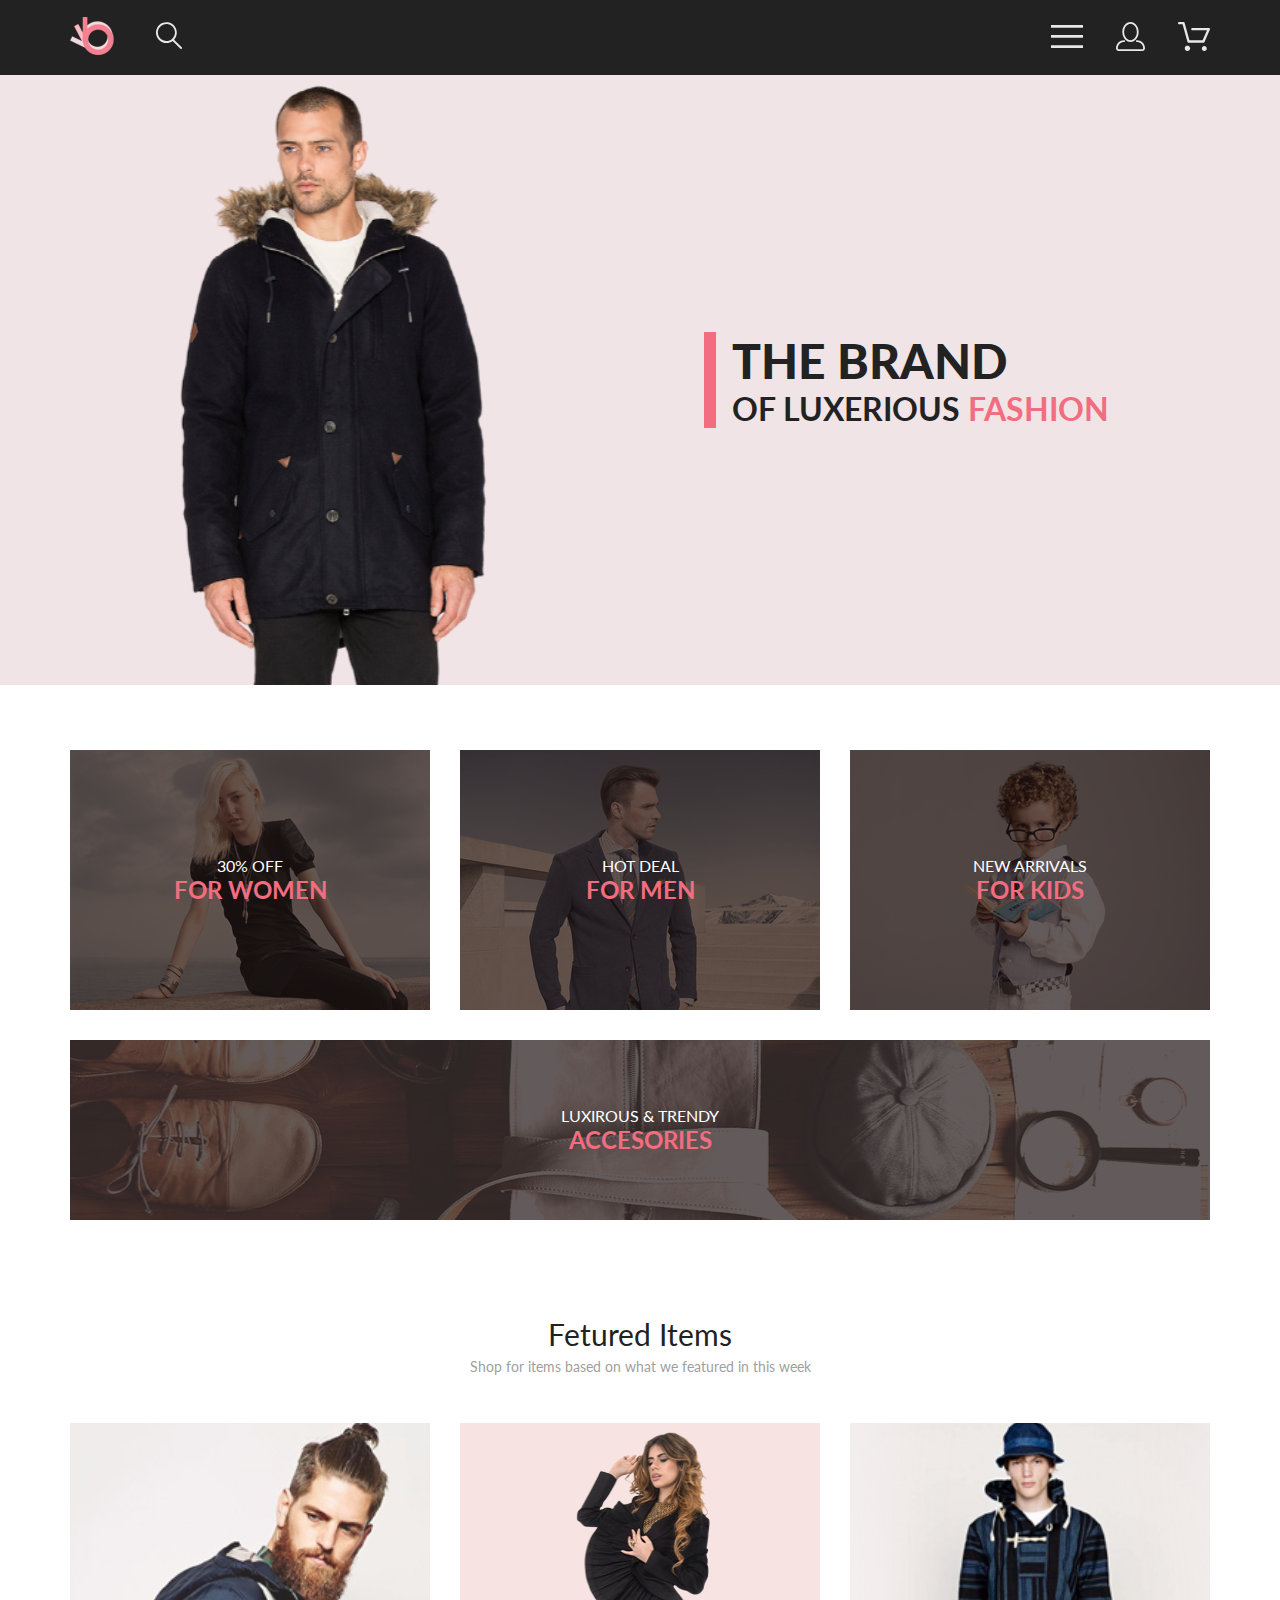
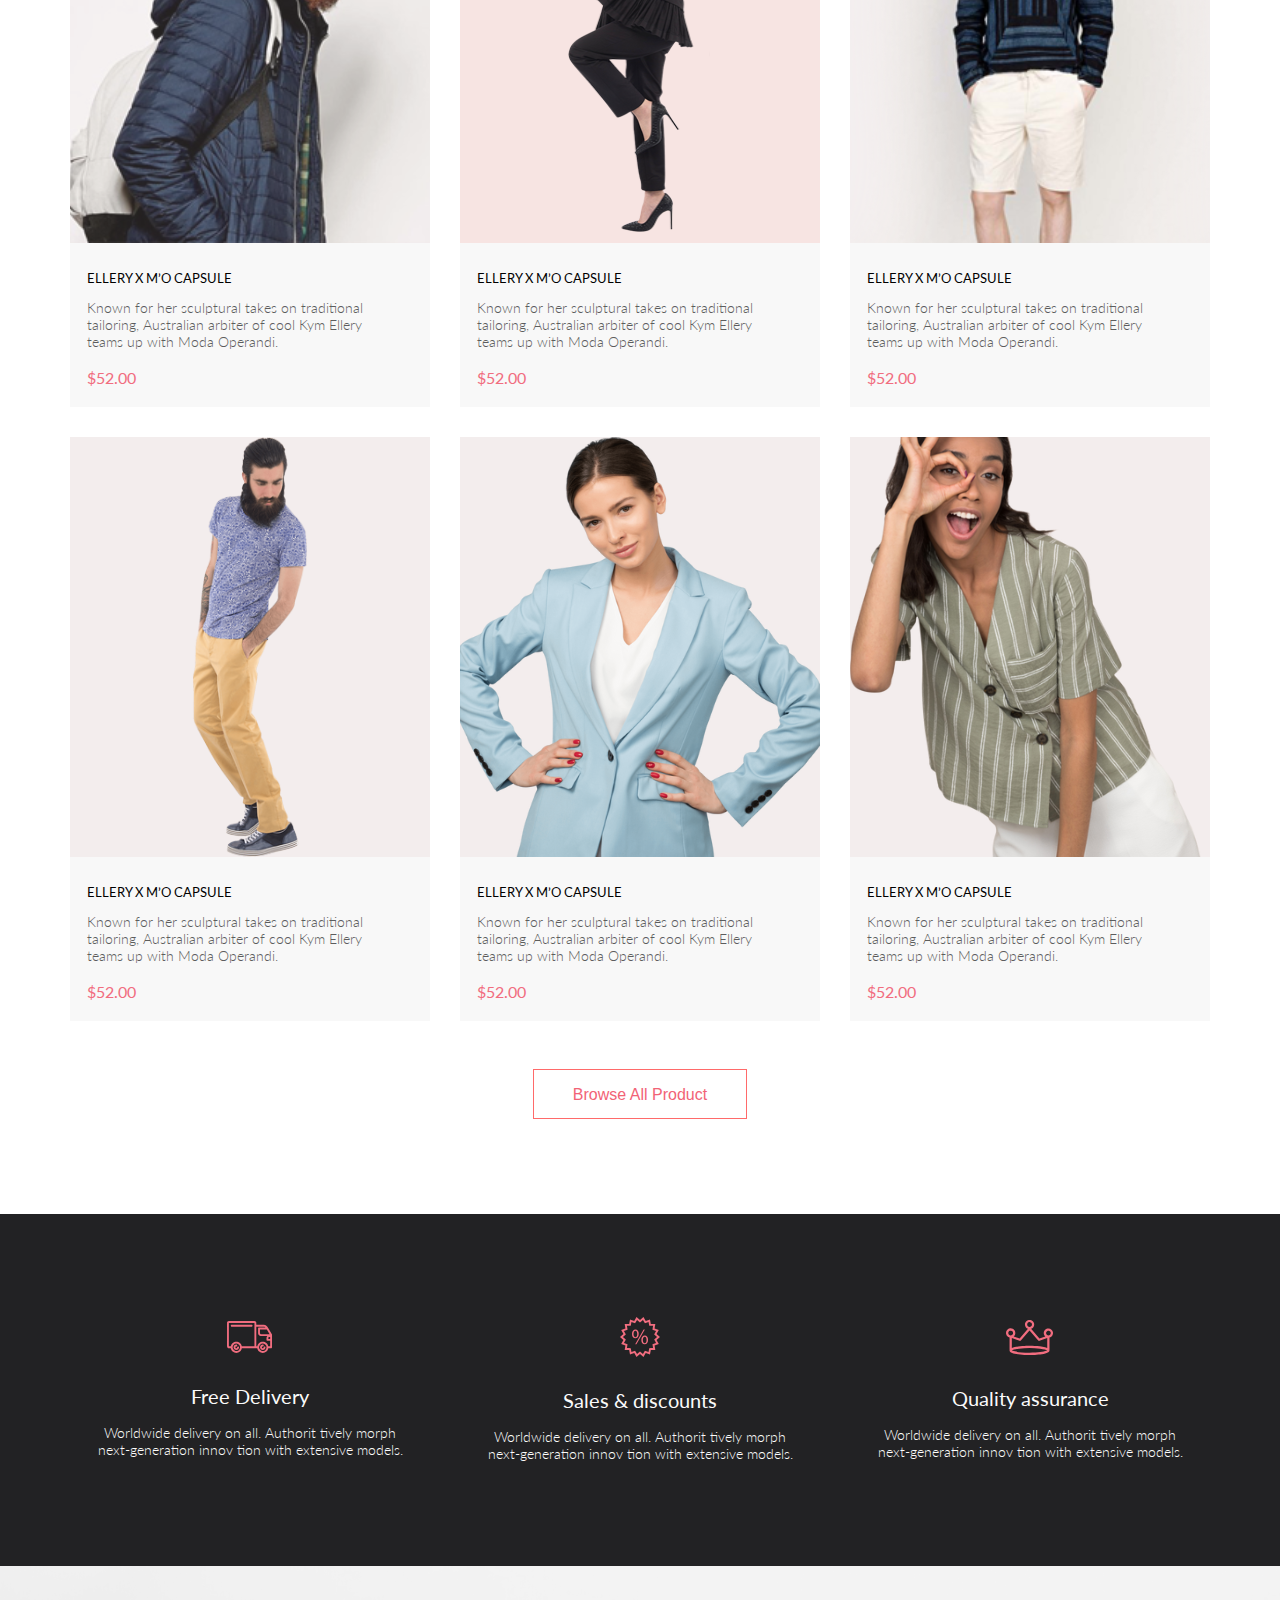
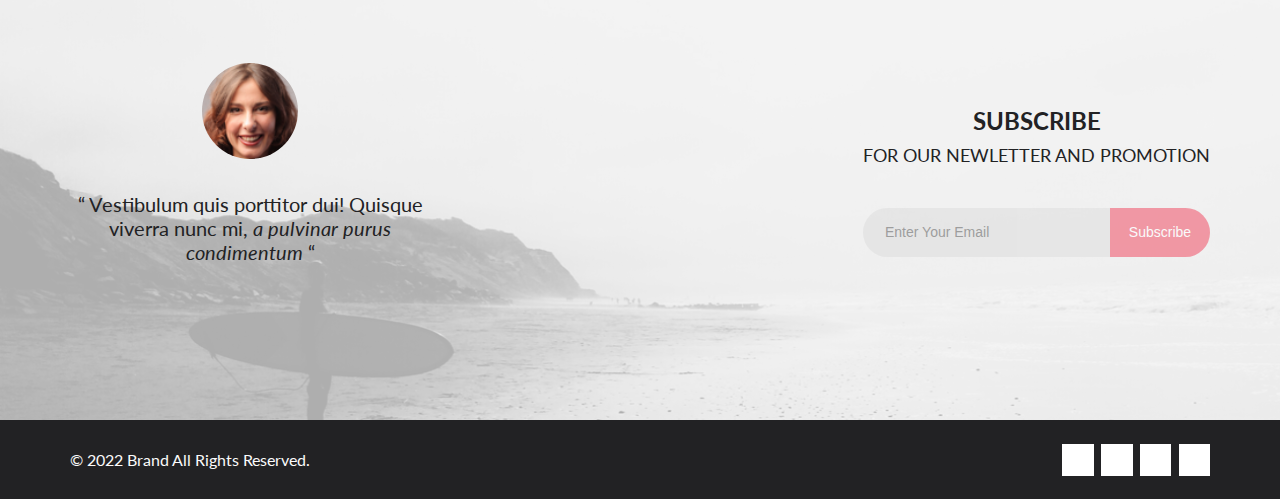
<file: final/index.html>
<!DOCTYPE html>
<html lang="en">
    <head>
        <link rel="preconnect" href="https://fonts.googleapis.com">
        <link rel="preconnect" href="https://fonts.gstatic.com" crossorigin>
        <link href="https://fonts.googleapis.com/css2?family=Lato:wght@300;400;700;900&display=swap" rel="stylesheet">
        <meta charset="UTF-8">
        <meta http-equiv="X-UA-Compatible" content="IE=edge">
        <meta name="viewport" content="width=device-width, initial-scale=1.0">
        <title>THE BRAND OF LUXERIOUS FASHION – Интернет-магазин модной одежды</title>
        <link
            rel="stylesheet"
            href="https://cdnjs.cloudflare.com/ajax/libs/font-awesome/6.3.0/css/all.min.css"
            integrity="sha512-SzlrxWUlpfuzQ+pcUCosxcglQRNAq/DZjVsC0lE40xsADsfeQoEypE+enwcOiGjk/bSuGGKHEyjSoQ1zVisanQ=="
            crossorigin="anonymous"
            referrerpolicy="no-referrer"
        >
        <link rel="stylesheet" href="style.css">
    </head>
    <body>
        <div class="main-page">
            <!-- header -->
            <header class="header center">
                <div class="header__left">
                    <a href="index.html">
                        <img src="img/header_logo.svg" alt="logo">
                    </a>
                    <a href="#">
                        <img src="img/forma-1.svg" alt="search">
                    </a>
                </div>
                <nav class="header__right">
                    <label for="header__check">
                        <img src="img/forma-2.svg" alt="menu">
                    </label>
                    <a class="hide" href="#">
                        <img src="img/forma-3.svg" alt="registration">
                    </a>
                    <a class="hide" href="#">
                        <img src="img/forma-4.svg" alt="cart">
                    </a>
                </nav>
            </header>
            <!-- top content -->
            <section class="top-content">
                <div class="top-content__image hide">
                    <img src="img/top_photo.svg" alt="top photo">
                </div>
                <div class="top-content__content">
                    <div class="top-content__info">
                        <h1 class="top-content__title">THE BRAND</h1>
                        <h2 class="top-content__subtitle">
                            OF&nbsp;LUXERIOUS
                            <span class="top-content__subtitle_colorful">FASHION</span>
                        </h2>
                    </div>
                </div>
            </section>
            <!-- offer -->
            <section class="content-offer center">
                <div class="content-offer__item">
                    <img class="content-offer__img" src="img/offer_pic1.svg" alt="offer image">
                    <div class="content-offer__content">
                        <p class="content-offer__title">30% OFF</p>
                        <h3 class="content-offer__subtitle">FOR WOMEN</h3>
                    </div>
                </div>
                <div class="content-offer__item">
                    <img class="content-offer__img" src="img/offer_pic2.svg" alt="offer image">
                    <div class="content-offer__content">
                        <p class="content-offer__title">HOT DEAL</p>
                        <h3 class="content-offer__subtitle">FOR MEN</h3>
                    </div>
                </div>
                <div class="content-offer__item">
                    <img class="content-offer__img" src="img/offer_pic3.svg" alt="offer image">
                    <div class="content-offer__content">
                        <p class="content-offer__title">NEW ARRIVALS</p>
                        <h3 class="content-offer__subtitle">FOR KIDS</h3>
                    </div>
                </div>
                <div class="content-offer__item content-offer__item_big">
                    <img class="content-offer__img" src="img/offer_pic4.svg" alt="offer image">
                    <div class="content-offer__content">
                        <p class="content-offer__title">LUXIROUS &amp;&nbsp;TRENDY</p>
                        <h3 class="content-offer__subtitle">ACCESORIES</h3>
                    </div>
                </div>
            </section>
            <!-- products -->
            <section class="content-products center">
                <h2 class="content-products__title">Fetured Items</h2>
                <p class="content-products__text">Shop for items based on&nbsp;what we&nbsp;featured in&nbsp;this week</p>
                <div class="content-products__items">
                    <div class="item">
                        <img class="item__image" src="img/product_photo1.svg" alt="item photo">
                        <div class="item__content">
                            <a href="#" class="item__name">ELLERY X&nbsp;M&rsquo;O CAPSULE</a>
                            <p class="item__description">Known for her sculptural takes on&nbsp;traditional tailoring, Australian arbiter of&nbsp;cool Kym Ellery teams up&nbsp;with Moda Operandi.</p>                     
                            <p class="item__price">$52.00</p>
                        </div>
                        <a href="#" class="item__add">
                            <svg
                                width="27"
                                height="25"
                                viewBox="0 0 27 25"
                                fill="none"
                                xmlns="http://www.w3.org/2000/svg"
                            >
                                <path d="M21.9521 23.2662H21.8397C21.2306 23.2662 20.7188 22.7666 20.6746 22.1289C20.6302 21.4602 21.1187 20.8781 21.7637 20.8341C21.7891 20.8324 21.8156 20.8315 21.8417 20.8315C22.4587 20.8315 22.9755 21.3214 23.0213 21.9482C23.0331 22.1967 22.9926 22.5509 22.7371 22.8434L22.7312 22.8502L22.7254 22.8571C22.5287 23.0907 22.2619 23.2316 21.9521 23.2662ZM8.22003 23.2599C7.56946 23.2599 7.04022 22.7169 7.04022 22.0496C7.04022 21.3827 7.56946 20.8401 8.22003 20.8401C8.87061 20.8401 9.39984 21.3827 9.39984 22.0496C9.39984 22.7169 8.87061 23.2599 8.22003 23.2599Z" fill="white"/>
                                <path d="M21.8765 22.2662C21.9215 22.2549 21.9428 22.2339 21.9605 22.2129C21.9683 22.2037 21.9761 22.1946 21.9839 22.1855C22.0204 22.1438 22.0237 22.0553 22.0229 22.0105C22.0097 21.9044 21.9189 21.8315 21.8417 21.8315C21.838 21.8315 21.8341 21.8317 21.8317 21.8318C21.7536 21.8372 21.6658 21.9409 21.6724 22.0625C21.6818 22.1793 21.7679 22.2662 21.8397 22.2662H21.8765ZM8.22003 22.2599C8.31921 22.2599 8.39984 22.1655 8.39984 22.0496C8.39984 21.9341 8.31921 21.8401 8.22003 21.8401C8.12091 21.8401 8.04022 21.9341 8.04022 22.0496C8.04022 22.1655 8.12091 22.2599 8.22003 22.2599ZM21.9999 24.2662C21.9522 24.2662 21.8883 24.2662 21.8397 24.2662C20.7021 24.2662 19.7571 23.3545 19.677 22.198C19.5969 20.9929 20.4942 19.9183 21.6957 19.8364C21.7446 19.8331 21.7933 19.8315 21.8417 19.8315C22.9804 19.8315 23.9418 20.7324 24.0195 21.8884C24.051 22.4915 23.8746 23.0612 23.4903 23.5012C23.106 23.9575 22.5768 24.2177 21.9999 24.2662ZM8.22003 24.2599C7.01581 24.2599 6.04022 23.2709 6.04022 22.0496C6.04022 20.8291 7.01581 19.8401 8.22003 19.8401C9.42419 19.8401 10.3998 20.8291 10.3998 22.0496C10.3998 23.2709 9.42419 24.2599 8.22003 24.2599ZM21.1989 17.3938H9.13354C8.70062 17.3938 8.31635 17.1005 8.2038 16.6775L4.27802 2.24768H1.52222C0.993896 2.24768 0.561035 1.80859 0.561035 1.27039C0.561035 0.733032 0.993896 0.292969 1.52222 0.292969H4.99982C5.43182 0.292969 5.8161 0.586304 5.92859 1.01025L9.85443 15.4391H20.5581L24.1149 7.13379H12.2583C11.7291 7.13379 11.2962 6.69373 11.2962 6.15649C11.2962 5.61914 11.7291 5.17908 12.2583 5.17908H25.5891C25.9095 5.17908 26.2146 5.34192 26.3901 5.61914C26.5665 5.89539 26.5989 6.23743 26.4702 6.547L22.08 16.807C21.9198 17.1653 21.5832 17.3938 21.1989 17.3938Z" fill="white"/>
                                <path d="M21.8765 22.2662C21.9215 22.2549 21.9428 22.2339 21.9605 22.2129C21.9683 22.2037 21.9761 22.1946 21.9839 22.1855C22.0204 22.1438 22.0237 22.0553 22.0229 22.0105C22.0097 21.9044 21.9189 21.8315 21.8417 21.8315C21.838 21.8315 21.8341 21.8317 21.8317 21.8318C21.7536 21.8372 21.6658 21.9409 21.6724 22.0625C21.6818 22.1793 21.7679 22.2662 21.8397 22.2662H21.8765ZM8.22003 22.2599C8.31921 22.2599 8.39984 22.1655 8.39984 22.0496C8.39984 21.9341 8.31921 21.8401 8.22003 21.8401C8.12091 21.8401 8.04022 21.9341 8.04022 22.0496C8.04022 22.1655 8.12091 22.2599 8.22003 22.2599ZM21.9999 24.2662C21.9522 24.2662 21.8883 24.2662 21.8397 24.2662C20.7021 24.2662 19.7571 23.3545 19.677 22.198C19.5969 20.9929 20.4942 19.9183 21.6957 19.8364C21.7446 19.8331 21.7933 19.8315 21.8417 19.8315C22.9804 19.8315 23.9418 20.7324 24.0195 21.8884C24.051 22.4915 23.8746 23.0612 23.4903 23.5012C23.106 23.9575 22.5768 24.2177 21.9999 24.2662ZM8.22003 24.2599C7.01581 24.2599 6.04022 23.2709 6.04022 22.0496C6.04022 20.8291 7.01581 19.8401 8.22003 19.8401C9.42419 19.8401 10.3998 20.8291 10.3998 22.0496C10.3998 23.2709 9.42419 24.2599 8.22003 24.2599ZM21.1989 17.3938H9.13354C8.70062 17.3938 8.31635 17.1005 8.2038 16.6775L4.27802 2.24768H1.52222C0.993896 2.24768 0.561035 1.80859 0.561035 1.27039C0.561035 0.733032 0.993896 0.292969 1.52222 0.292969H4.99982C5.43182 0.292969 5.8161 0.586304 5.92859 1.01025L9.85443 15.4391H20.5581L24.1149 7.13379H12.2583C11.7291 7.13379 11.2962 6.69373 11.2962 6.15649C11.2962 5.61914 11.7291 5.17908 12.2583 5.17908H25.5891C25.9095 5.17908 26.2146 5.34192 26.3901 5.61914C26.5665 5.89539 26.5989 6.23743 26.4702 6.547L22.08 16.807C21.9198 17.1653 21.5832 17.3938 21.1989 17.3938Z" fill="white"/>
                            </svg>
                            Add to&nbsp;Cart
                        </a>
                    </div>
                    <div class="item">
                        <img class="item__image item__image_active" src="img/product_photo2.svg" alt="item photo">
                        <div class="item__content">
                            <a href="#" class="item__name">ELLERY X&nbsp;M&rsquo;O CAPSULE</a>
                            <p class="item__description">Known for her sculptural takes on&nbsp;traditional tailoring, Australian arbiter of&nbsp;cool Kym Ellery teams up&nbsp;with Moda Operandi.</p>
                            <p class="item__price">$52.00</p>
                        </div>
                        <a href="#" class="item__add">
                            <svg
                                width="27"
                                height="25"
                                viewBox="0 0 27 25"
                                fill="none"
                                xmlns="http://www.w3.org/2000/svg"
                            >
                                <path d="M21.9521 23.2662H21.8397C21.2306 23.2662 20.7188 22.7666 20.6746 22.1289C20.6302 21.4602 21.1187 20.8781 21.7637 20.8341C21.7891 20.8324 21.8156 20.8315 21.8417 20.8315C22.4587 20.8315 22.9755 21.3214 23.0213 21.9482C23.0331 22.1967 22.9926 22.5509 22.7371 22.8434L22.7312 22.8502L22.7254 22.8571C22.5287 23.0907 22.2619 23.2316 21.9521 23.2662ZM8.22003 23.2599C7.56946 23.2599 7.04022 22.7169 7.04022 22.0496C7.04022 21.3827 7.56946 20.8401 8.22003 20.8401C8.87061 20.8401 9.39984 21.3827 9.39984 22.0496C9.39984 22.7169 8.87061 23.2599 8.22003 23.2599Z" fill="white"/>
                                <path d="M21.8765 22.2662C21.9215 22.2549 21.9428 22.2339 21.9605 22.2129C21.9683 22.2037 21.9761 22.1946 21.9839 22.1855C22.0204 22.1438 22.0237 22.0553 22.0229 22.0105C22.0097 21.9044 21.9189 21.8315 21.8417 21.8315C21.838 21.8315 21.8341 21.8317 21.8317 21.8318C21.7536 21.8372 21.6658 21.9409 21.6724 22.0625C21.6818 22.1793 21.7679 22.2662 21.8397 22.2662H21.8765ZM8.22003 22.2599C8.31921 22.2599 8.39984 22.1655 8.39984 22.0496C8.39984 21.9341 8.31921 21.8401 8.22003 21.8401C8.12091 21.8401 8.04022 21.9341 8.04022 22.0496C8.04022 22.1655 8.12091 22.2599 8.22003 22.2599ZM21.9999 24.2662C21.9522 24.2662 21.8883 24.2662 21.8397 24.2662C20.7021 24.2662 19.7571 23.3545 19.677 22.198C19.5969 20.9929 20.4942 19.9183 21.6957 19.8364C21.7446 19.8331 21.7933 19.8315 21.8417 19.8315C22.9804 19.8315 23.9418 20.7324 24.0195 21.8884C24.051 22.4915 23.8746 23.0612 23.4903 23.5012C23.106 23.9575 22.5768 24.2177 21.9999 24.2662ZM8.22003 24.2599C7.01581 24.2599 6.04022 23.2709 6.04022 22.0496C6.04022 20.8291 7.01581 19.8401 8.22003 19.8401C9.42419 19.8401 10.3998 20.8291 10.3998 22.0496C10.3998 23.2709 9.42419 24.2599 8.22003 24.2599ZM21.1989 17.3938H9.13354C8.70062 17.3938 8.31635 17.1005 8.2038 16.6775L4.27802 2.24768H1.52222C0.993896 2.24768 0.561035 1.80859 0.561035 1.27039C0.561035 0.733032 0.993896 0.292969 1.52222 0.292969H4.99982C5.43182 0.292969 5.8161 0.586304 5.92859 1.01025L9.85443 15.4391H20.5581L24.1149 7.13379H12.2583C11.7291 7.13379 11.2962 6.69373 11.2962 6.15649C11.2962 5.61914 11.7291 5.17908 12.2583 5.17908H25.5891C25.9095 5.17908 26.2146 5.34192 26.3901 5.61914C26.5665 5.89539 26.5989 6.23743 26.4702 6.547L22.08 16.807C21.9198 17.1653 21.5832 17.3938 21.1989 17.3938Z" fill="white"/>
                                <path d="M21.8765 22.2662C21.9215 22.2549 21.9428 22.2339 21.9605 22.2129C21.9683 22.2037 21.9761 22.1946 21.9839 22.1855C22.0204 22.1438 22.0237 22.0553 22.0229 22.0105C22.0097 21.9044 21.9189 21.8315 21.8417 21.8315C21.838 21.8315 21.8341 21.8317 21.8317 21.8318C21.7536 21.8372 21.6658 21.9409 21.6724 22.0625C21.6818 22.1793 21.7679 22.2662 21.8397 22.2662H21.8765ZM8.22003 22.2599C8.31921 22.2599 8.39984 22.1655 8.39984 22.0496C8.39984 21.9341 8.31921 21.8401 8.22003 21.8401C8.12091 21.8401 8.04022 21.9341 8.04022 22.0496C8.04022 22.1655 8.12091 22.2599 8.22003 22.2599ZM21.9999 24.2662C21.9522 24.2662 21.8883 24.2662 21.8397 24.2662C20.7021 24.2662 19.7571 23.3545 19.677 22.198C19.5969 20.9929 20.4942 19.9183 21.6957 19.8364C21.7446 19.8331 21.7933 19.8315 21.8417 19.8315C22.9804 19.8315 23.9418 20.7324 24.0195 21.8884C24.051 22.4915 23.8746 23.0612 23.4903 23.5012C23.106 23.9575 22.5768 24.2177 21.9999 24.2662ZM8.22003 24.2599C7.01581 24.2599 6.04022 23.2709 6.04022 22.0496C6.04022 20.8291 7.01581 19.8401 8.22003 19.8401C9.42419 19.8401 10.3998 20.8291 10.3998 22.0496C10.3998 23.2709 9.42419 24.2599 8.22003 24.2599ZM21.1989 17.3938H9.13354C8.70062 17.3938 8.31635 17.1005 8.2038 16.6775L4.27802 2.24768H1.52222C0.993896 2.24768 0.561035 1.80859 0.561035 1.27039C0.561035 0.733032 0.993896 0.292969 1.52222 0.292969H4.99982C5.43182 0.292969 5.8161 0.586304 5.92859 1.01025L9.85443 15.4391H20.5581L24.1149 7.13379H12.2583C11.7291 7.13379 11.2962 6.69373 11.2962 6.15649C11.2962 5.61914 11.7291 5.17908 12.2583 5.17908H25.5891C25.9095 5.17908 26.2146 5.34192 26.3901 5.61914C26.5665 5.89539 26.5989 6.23743 26.4702 6.547L22.08 16.807C21.9198 17.1653 21.5832 17.3938 21.1989 17.3938Z" fill="white"/>
                            </svg>
                            Add to&nbsp;Cart
                        </a>
                    </div>
                    <div class="item">
                        <img class="item__image" src="img/product_photo3.svg" alt="item photo">
                        <div class="item__content">
                            <a href="#" class="item__name">ELLERY X&nbsp;M&rsquo;O CAPSULE</a>
                            <p class="item__description">Known for her sculptural takes on&nbsp;traditional tailoring, Australian arbiter of&nbsp;cool Kym Ellery teams up&nbsp;with Moda Operandi.</p>
                            <p class="item__price">$52.00</p>
                        </div>
                        <a href="#" class="item__add">
                            <svg
                                width="27"
                                height="25"
                                viewBox="0 0 27 25"
                                fill="none"
                                xmlns="http://www.w3.org/2000/svg"
                            >
                                <path d="M21.9521 23.2662H21.8397C21.2306 23.2662 20.7188 22.7666 20.6746 22.1289C20.6302 21.4602 21.1187 20.8781 21.7637 20.8341C21.7891 20.8324 21.8156 20.8315 21.8417 20.8315C22.4587 20.8315 22.9755 21.3214 23.0213 21.9482C23.0331 22.1967 22.9926 22.5509 22.7371 22.8434L22.7312 22.8502L22.7254 22.8571C22.5287 23.0907 22.2619 23.2316 21.9521 23.2662ZM8.22003 23.2599C7.56946 23.2599 7.04022 22.7169 7.04022 22.0496C7.04022 21.3827 7.56946 20.8401 8.22003 20.8401C8.87061 20.8401 9.39984 21.3827 9.39984 22.0496C9.39984 22.7169 8.87061 23.2599 8.22003 23.2599Z" fill="white"/>
                                <path d="M21.8765 22.2662C21.9215 22.2549 21.9428 22.2339 21.9605 22.2129C21.9683 22.2037 21.9761 22.1946 21.9839 22.1855C22.0204 22.1438 22.0237 22.0553 22.0229 22.0105C22.0097 21.9044 21.9189 21.8315 21.8417 21.8315C21.838 21.8315 21.8341 21.8317 21.8317 21.8318C21.7536 21.8372 21.6658 21.9409 21.6724 22.0625C21.6818 22.1793 21.7679 22.2662 21.8397 22.2662H21.8765ZM8.22003 22.2599C8.31921 22.2599 8.39984 22.1655 8.39984 22.0496C8.39984 21.9341 8.31921 21.8401 8.22003 21.8401C8.12091 21.8401 8.04022 21.9341 8.04022 22.0496C8.04022 22.1655 8.12091 22.2599 8.22003 22.2599ZM21.9999 24.2662C21.9522 24.2662 21.8883 24.2662 21.8397 24.2662C20.7021 24.2662 19.7571 23.3545 19.677 22.198C19.5969 20.9929 20.4942 19.9183 21.6957 19.8364C21.7446 19.8331 21.7933 19.8315 21.8417 19.8315C22.9804 19.8315 23.9418 20.7324 24.0195 21.8884C24.051 22.4915 23.8746 23.0612 23.4903 23.5012C23.106 23.9575 22.5768 24.2177 21.9999 24.2662ZM8.22003 24.2599C7.01581 24.2599 6.04022 23.2709 6.04022 22.0496C6.04022 20.8291 7.01581 19.8401 8.22003 19.8401C9.42419 19.8401 10.3998 20.8291 10.3998 22.0496C10.3998 23.2709 9.42419 24.2599 8.22003 24.2599ZM21.1989 17.3938H9.13354C8.70062 17.3938 8.31635 17.1005 8.2038 16.6775L4.27802 2.24768H1.52222C0.993896 2.24768 0.561035 1.80859 0.561035 1.27039C0.561035 0.733032 0.993896 0.292969 1.52222 0.292969H4.99982C5.43182 0.292969 5.8161 0.586304 5.92859 1.01025L9.85443 15.4391H20.5581L24.1149 7.13379H12.2583C11.7291 7.13379 11.2962 6.69373 11.2962 6.15649C11.2962 5.61914 11.7291 5.17908 12.2583 5.17908H25.5891C25.9095 5.17908 26.2146 5.34192 26.3901 5.61914C26.5665 5.89539 26.5989 6.23743 26.4702 6.547L22.08 16.807C21.9198 17.1653 21.5832 17.3938 21.1989 17.3938Z" fill="white"/>
                                <path d="M21.8765 22.2662C21.9215 22.2549 21.9428 22.2339 21.9605 22.2129C21.9683 22.2037 21.9761 22.1946 21.9839 22.1855C22.0204 22.1438 22.0237 22.0553 22.0229 22.0105C22.0097 21.9044 21.9189 21.8315 21.8417 21.8315C21.838 21.8315 21.8341 21.8317 21.8317 21.8318C21.7536 21.8372 21.6658 21.9409 21.6724 22.0625C21.6818 22.1793 21.7679 22.2662 21.8397 22.2662H21.8765ZM8.22003 22.2599C8.31921 22.2599 8.39984 22.1655 8.39984 22.0496C8.39984 21.9341 8.31921 21.8401 8.22003 21.8401C8.12091 21.8401 8.04022 21.9341 8.04022 22.0496C8.04022 22.1655 8.12091 22.2599 8.22003 22.2599ZM21.9999 24.2662C21.9522 24.2662 21.8883 24.2662 21.8397 24.2662C20.7021 24.2662 19.7571 23.3545 19.677 22.198C19.5969 20.9929 20.4942 19.9183 21.6957 19.8364C21.7446 19.8331 21.7933 19.8315 21.8417 19.8315C22.9804 19.8315 23.9418 20.7324 24.0195 21.8884C24.051 22.4915 23.8746 23.0612 23.4903 23.5012C23.106 23.9575 22.5768 24.2177 21.9999 24.2662ZM8.22003 24.2599C7.01581 24.2599 6.04022 23.2709 6.04022 22.0496C6.04022 20.8291 7.01581 19.8401 8.22003 19.8401C9.42419 19.8401 10.3998 20.8291 10.3998 22.0496C10.3998 23.2709 9.42419 24.2599 8.22003 24.2599ZM21.1989 17.3938H9.13354C8.70062 17.3938 8.31635 17.1005 8.2038 16.6775L4.27802 2.24768H1.52222C0.993896 2.24768 0.561035 1.80859 0.561035 1.27039C0.561035 0.733032 0.993896 0.292969 1.52222 0.292969H4.99982C5.43182 0.292969 5.8161 0.586304 5.92859 1.01025L9.85443 15.4391H20.5581L24.1149 7.13379H12.2583C11.7291 7.13379 11.2962 6.69373 11.2962 6.15649C11.2962 5.61914 11.7291 5.17908 12.2583 5.17908H25.5891C25.9095 5.17908 26.2146 5.34192 26.3901 5.61914C26.5665 5.89539 26.5989 6.23743 26.4702 6.547L22.08 16.807C21.9198 17.1653 21.5832 17.3938 21.1989 17.3938Z" fill="white"/>
                            </svg>
                            Add to&nbsp;Cart
                        </a>
                    </div>
                    <div class="item">
                        <img class="item__image" src="img/product_photo4.svg" alt="item photo">
                        <div class="item__content">
                            <a href="#" class="item__name">ELLERY X&nbsp;M&rsquo;O CAPSULE</a>
                            <p class="item__description">Known for her sculptural takes on&nbsp;traditional tailoring, Australian arbiter of&nbsp;cool Kym Ellery teams up&nbsp;with Moda Operandi.</p>
                            <p class="item__price">$52.00</p>
                        </div>
                        <a href="#" class="item__add">
                            <svg
                                width="27"
                                height="25"
                                viewBox="0 0 27 25"
                                fill="none"
                                xmlns="http://www.w3.org/2000/svg"
                            >
                                <path d="M21.9521 23.2662H21.8397C21.2306 23.2662 20.7188 22.7666 20.6746 22.1289C20.6302 21.4602 21.1187 20.8781 21.7637 20.8341C21.7891 20.8324 21.8156 20.8315 21.8417 20.8315C22.4587 20.8315 22.9755 21.3214 23.0213 21.9482C23.0331 22.1967 22.9926 22.5509 22.7371 22.8434L22.7312 22.8502L22.7254 22.8571C22.5287 23.0907 22.2619 23.2316 21.9521 23.2662ZM8.22003 23.2599C7.56946 23.2599 7.04022 22.7169 7.04022 22.0496C7.04022 21.3827 7.56946 20.8401 8.22003 20.8401C8.87061 20.8401 9.39984 21.3827 9.39984 22.0496C9.39984 22.7169 8.87061 23.2599 8.22003 23.2599Z" fill="white"/>
                                <path d="M21.8765 22.2662C21.9215 22.2549 21.9428 22.2339 21.9605 22.2129C21.9683 22.2037 21.9761 22.1946 21.9839 22.1855C22.0204 22.1438 22.0237 22.0553 22.0229 22.0105C22.0097 21.9044 21.9189 21.8315 21.8417 21.8315C21.838 21.8315 21.8341 21.8317 21.8317 21.8318C21.7536 21.8372 21.6658 21.9409 21.6724 22.0625C21.6818 22.1793 21.7679 22.2662 21.8397 22.2662H21.8765ZM8.22003 22.2599C8.31921 22.2599 8.39984 22.1655 8.39984 22.0496C8.39984 21.9341 8.31921 21.8401 8.22003 21.8401C8.12091 21.8401 8.04022 21.9341 8.04022 22.0496C8.04022 22.1655 8.12091 22.2599 8.22003 22.2599ZM21.9999 24.2662C21.9522 24.2662 21.8883 24.2662 21.8397 24.2662C20.7021 24.2662 19.7571 23.3545 19.677 22.198C19.5969 20.9929 20.4942 19.9183 21.6957 19.8364C21.7446 19.8331 21.7933 19.8315 21.8417 19.8315C22.9804 19.8315 23.9418 20.7324 24.0195 21.8884C24.051 22.4915 23.8746 23.0612 23.4903 23.5012C23.106 23.9575 22.5768 24.2177 21.9999 24.2662ZM8.22003 24.2599C7.01581 24.2599 6.04022 23.2709 6.04022 22.0496C6.04022 20.8291 7.01581 19.8401 8.22003 19.8401C9.42419 19.8401 10.3998 20.8291 10.3998 22.0496C10.3998 23.2709 9.42419 24.2599 8.22003 24.2599ZM21.1989 17.3938H9.13354C8.70062 17.3938 8.31635 17.1005 8.2038 16.6775L4.27802 2.24768H1.52222C0.993896 2.24768 0.561035 1.80859 0.561035 1.27039C0.561035 0.733032 0.993896 0.292969 1.52222 0.292969H4.99982C5.43182 0.292969 5.8161 0.586304 5.92859 1.01025L9.85443 15.4391H20.5581L24.1149 7.13379H12.2583C11.7291 7.13379 11.2962 6.69373 11.2962 6.15649C11.2962 5.61914 11.7291 5.17908 12.2583 5.17908H25.5891C25.9095 5.17908 26.2146 5.34192 26.3901 5.61914C26.5665 5.89539 26.5989 6.23743 26.4702 6.547L22.08 16.807C21.9198 17.1653 21.5832 17.3938 21.1989 17.3938Z" fill="white"/>
                                <path d="M21.8765 22.2662C21.9215 22.2549 21.9428 22.2339 21.9605 22.2129C21.9683 22.2037 21.9761 22.1946 21.9839 22.1855C22.0204 22.1438 22.0237 22.0553 22.0229 22.0105C22.0097 21.9044 21.9189 21.8315 21.8417 21.8315C21.838 21.8315 21.8341 21.8317 21.8317 21.8318C21.7536 21.8372 21.6658 21.9409 21.6724 22.0625C21.6818 22.1793 21.7679 22.2662 21.8397 22.2662H21.8765ZM8.22003 22.2599C8.31921 22.2599 8.39984 22.1655 8.39984 22.0496C8.39984 21.9341 8.31921 21.8401 8.22003 21.8401C8.12091 21.8401 8.04022 21.9341 8.04022 22.0496C8.04022 22.1655 8.12091 22.2599 8.22003 22.2599ZM21.9999 24.2662C21.9522 24.2662 21.8883 24.2662 21.8397 24.2662C20.7021 24.2662 19.7571 23.3545 19.677 22.198C19.5969 20.9929 20.4942 19.9183 21.6957 19.8364C21.7446 19.8331 21.7933 19.8315 21.8417 19.8315C22.9804 19.8315 23.9418 20.7324 24.0195 21.8884C24.051 22.4915 23.8746 23.0612 23.4903 23.5012C23.106 23.9575 22.5768 24.2177 21.9999 24.2662ZM8.22003 24.2599C7.01581 24.2599 6.04022 23.2709 6.04022 22.0496C6.04022 20.8291 7.01581 19.8401 8.22003 19.8401C9.42419 19.8401 10.3998 20.8291 10.3998 22.0496C10.3998 23.2709 9.42419 24.2599 8.22003 24.2599ZM21.1989 17.3938H9.13354C8.70062 17.3938 8.31635 17.1005 8.2038 16.6775L4.27802 2.24768H1.52222C0.993896 2.24768 0.561035 1.80859 0.561035 1.27039C0.561035 0.733032 0.993896 0.292969 1.52222 0.292969H4.99982C5.43182 0.292969 5.8161 0.586304 5.92859 1.01025L9.85443 15.4391H20.5581L24.1149 7.13379H12.2583C11.7291 7.13379 11.2962 6.69373 11.2962 6.15649C11.2962 5.61914 11.7291 5.17908 12.2583 5.17908H25.5891C25.9095 5.17908 26.2146 5.34192 26.3901 5.61914C26.5665 5.89539 26.5989 6.23743 26.4702 6.547L22.08 16.807C21.9198 17.1653 21.5832 17.3938 21.1989 17.3938Z" fill="white"/>
                            </svg>
                            Add to&nbsp;Cart
                        </a>
                    </div>
                    <div class="item">
                        <img class="item__image" src="img/product_photo5.svg" alt="item photo">
                        <div class="item__content">
                            <a href="#" class="item__name">ELLERY X&nbsp;M&rsquo;O CAPSULE</a>
                            <p class="item__description">Known for her sculptural takes on&nbsp;traditional tailoring, Australian arbiter of&nbsp;cool Kym Ellery teams up&nbsp;with Moda Operandi.</p>
                            <p class="item__price">$52.00</p>
                        </div>
                        <a href="#" class="item__add">
                            <svg
                                width="27"
                                height="25"
                                viewBox="0 0 27 25"
                                fill="none"
                                xmlns="http://www.w3.org/2000/svg"
                            >
                                <path d="M21.9521 23.2662H21.8397C21.2306 23.2662 20.7188 22.7666 20.6746 22.1289C20.6302 21.4602 21.1187 20.8781 21.7637 20.8341C21.7891 20.8324 21.8156 20.8315 21.8417 20.8315C22.4587 20.8315 22.9755 21.3214 23.0213 21.9482C23.0331 22.1967 22.9926 22.5509 22.7371 22.8434L22.7312 22.8502L22.7254 22.8571C22.5287 23.0907 22.2619 23.2316 21.9521 23.2662ZM8.22003 23.2599C7.56946 23.2599 7.04022 22.7169 7.04022 22.0496C7.04022 21.3827 7.56946 20.8401 8.22003 20.8401C8.87061 20.8401 9.39984 21.3827 9.39984 22.0496C9.39984 22.7169 8.87061 23.2599 8.22003 23.2599Z" fill="white"/>
                                <path d="M21.8765 22.2662C21.9215 22.2549 21.9428 22.2339 21.9605 22.2129C21.9683 22.2037 21.9761 22.1946 21.9839 22.1855C22.0204 22.1438 22.0237 22.0553 22.0229 22.0105C22.0097 21.9044 21.9189 21.8315 21.8417 21.8315C21.838 21.8315 21.8341 21.8317 21.8317 21.8318C21.7536 21.8372 21.6658 21.9409 21.6724 22.0625C21.6818 22.1793 21.7679 22.2662 21.8397 22.2662H21.8765ZM8.22003 22.2599C8.31921 22.2599 8.39984 22.1655 8.39984 22.0496C8.39984 21.9341 8.31921 21.8401 8.22003 21.8401C8.12091 21.8401 8.04022 21.9341 8.04022 22.0496C8.04022 22.1655 8.12091 22.2599 8.22003 22.2599ZM21.9999 24.2662C21.9522 24.2662 21.8883 24.2662 21.8397 24.2662C20.7021 24.2662 19.7571 23.3545 19.677 22.198C19.5969 20.9929 20.4942 19.9183 21.6957 19.8364C21.7446 19.8331 21.7933 19.8315 21.8417 19.8315C22.9804 19.8315 23.9418 20.7324 24.0195 21.8884C24.051 22.4915 23.8746 23.0612 23.4903 23.5012C23.106 23.9575 22.5768 24.2177 21.9999 24.2662ZM8.22003 24.2599C7.01581 24.2599 6.04022 23.2709 6.04022 22.0496C6.04022 20.8291 7.01581 19.8401 8.22003 19.8401C9.42419 19.8401 10.3998 20.8291 10.3998 22.0496C10.3998 23.2709 9.42419 24.2599 8.22003 24.2599ZM21.1989 17.3938H9.13354C8.70062 17.3938 8.31635 17.1005 8.2038 16.6775L4.27802 2.24768H1.52222C0.993896 2.24768 0.561035 1.80859 0.561035 1.27039C0.561035 0.733032 0.993896 0.292969 1.52222 0.292969H4.99982C5.43182 0.292969 5.8161 0.586304 5.92859 1.01025L9.85443 15.4391H20.5581L24.1149 7.13379H12.2583C11.7291 7.13379 11.2962 6.69373 11.2962 6.15649C11.2962 5.61914 11.7291 5.17908 12.2583 5.17908H25.5891C25.9095 5.17908 26.2146 5.34192 26.3901 5.61914C26.5665 5.89539 26.5989 6.23743 26.4702 6.547L22.08 16.807C21.9198 17.1653 21.5832 17.3938 21.1989 17.3938Z" fill="white"/>
                                <path d="M21.8765 22.2662C21.9215 22.2549 21.9428 22.2339 21.9605 22.2129C21.9683 22.2037 21.9761 22.1946 21.9839 22.1855C22.0204 22.1438 22.0237 22.0553 22.0229 22.0105C22.0097 21.9044 21.9189 21.8315 21.8417 21.8315C21.838 21.8315 21.8341 21.8317 21.8317 21.8318C21.7536 21.8372 21.6658 21.9409 21.6724 22.0625C21.6818 22.1793 21.7679 22.2662 21.8397 22.2662H21.8765ZM8.22003 22.2599C8.31921 22.2599 8.39984 22.1655 8.39984 22.0496C8.39984 21.9341 8.31921 21.8401 8.22003 21.8401C8.12091 21.8401 8.04022 21.9341 8.04022 22.0496C8.04022 22.1655 8.12091 22.2599 8.22003 22.2599ZM21.9999 24.2662C21.9522 24.2662 21.8883 24.2662 21.8397 24.2662C20.7021 24.2662 19.7571 23.3545 19.677 22.198C19.5969 20.9929 20.4942 19.9183 21.6957 19.8364C21.7446 19.8331 21.7933 19.8315 21.8417 19.8315C22.9804 19.8315 23.9418 20.7324 24.0195 21.8884C24.051 22.4915 23.8746 23.0612 23.4903 23.5012C23.106 23.9575 22.5768 24.2177 21.9999 24.2662ZM8.22003 24.2599C7.01581 24.2599 6.04022 23.2709 6.04022 22.0496C6.04022 20.8291 7.01581 19.8401 8.22003 19.8401C9.42419 19.8401 10.3998 20.8291 10.3998 22.0496C10.3998 23.2709 9.42419 24.2599 8.22003 24.2599ZM21.1989 17.3938H9.13354C8.70062 17.3938 8.31635 17.1005 8.2038 16.6775L4.27802 2.24768H1.52222C0.993896 2.24768 0.561035 1.80859 0.561035 1.27039C0.561035 0.733032 0.993896 0.292969 1.52222 0.292969H4.99982C5.43182 0.292969 5.8161 0.586304 5.92859 1.01025L9.85443 15.4391H20.5581L24.1149 7.13379H12.2583C11.7291 7.13379 11.2962 6.69373 11.2962 6.15649C11.2962 5.61914 11.7291 5.17908 12.2583 5.17908H25.5891C25.9095 5.17908 26.2146 5.34192 26.3901 5.61914C26.5665 5.89539 26.5989 6.23743 26.4702 6.547L22.08 16.807C21.9198 17.1653 21.5832 17.3938 21.1989 17.3938Z" fill="white"/>
                            </svg>
                            Add to&nbsp;Cart
                        </a>
                    </div>
                    <div class="item">
                        <img class="item__image" src="img/product_photo6.svg" alt="item photo">
                        <div class="item__content">
                            <a href="#" class="item__name">ELLERY X&nbsp;M&rsquo;O CAPSULE</a>
                            <p class="item__description">Known for her sculptural takes on&nbsp;traditional tailoring, Australian arbiter of&nbsp;cool Kym Ellery teams up&nbsp;with Moda Operandi.</p>
                            <p class="item__price">$52.00</p>
                        </div>
                        <a href="#" class="item__add">
                            <svg
                                width="27"
                                height="25"
                                viewBox="0 0 27 25"
                                fill="none"
                                xmlns="http://www.w3.org/2000/svg"
                            >
                                <path d="M21.9521 23.2662H21.8397C21.2306 23.2662 20.7188 22.7666 20.6746 22.1289C20.6302 21.4602 21.1187 20.8781 21.7637 20.8341C21.7891 20.8324 21.8156 20.8315 21.8417 20.8315C22.4587 20.8315 22.9755 21.3214 23.0213 21.9482C23.0331 22.1967 22.9926 22.5509 22.7371 22.8434L22.7312 22.8502L22.7254 22.8571C22.5287 23.0907 22.2619 23.2316 21.9521 23.2662ZM8.22003 23.2599C7.56946 23.2599 7.04022 22.7169 7.04022 22.0496C7.04022 21.3827 7.56946 20.8401 8.22003 20.8401C8.87061 20.8401 9.39984 21.3827 9.39984 22.0496C9.39984 22.7169 8.87061 23.2599 8.22003 23.2599Z" fill="white"/>
                                <path d="M21.8765 22.2662C21.9215 22.2549 21.9428 22.2339 21.9605 22.2129C21.9683 22.2037 21.9761 22.1946 21.9839 22.1855C22.0204 22.1438 22.0237 22.0553 22.0229 22.0105C22.0097 21.9044 21.9189 21.8315 21.8417 21.8315C21.838 21.8315 21.8341 21.8317 21.8317 21.8318C21.7536 21.8372 21.6658 21.9409 21.6724 22.0625C21.6818 22.1793 21.7679 22.2662 21.8397 22.2662H21.8765ZM8.22003 22.2599C8.31921 22.2599 8.39984 22.1655 8.39984 22.0496C8.39984 21.9341 8.31921 21.8401 8.22003 21.8401C8.12091 21.8401 8.04022 21.9341 8.04022 22.0496C8.04022 22.1655 8.12091 22.2599 8.22003 22.2599ZM21.9999 24.2662C21.9522 24.2662 21.8883 24.2662 21.8397 24.2662C20.7021 24.2662 19.7571 23.3545 19.677 22.198C19.5969 20.9929 20.4942 19.9183 21.6957 19.8364C21.7446 19.8331 21.7933 19.8315 21.8417 19.8315C22.9804 19.8315 23.9418 20.7324 24.0195 21.8884C24.051 22.4915 23.8746 23.0612 23.4903 23.5012C23.106 23.9575 22.5768 24.2177 21.9999 24.2662ZM8.22003 24.2599C7.01581 24.2599 6.04022 23.2709 6.04022 22.0496C6.04022 20.8291 7.01581 19.8401 8.22003 19.8401C9.42419 19.8401 10.3998 20.8291 10.3998 22.0496C10.3998 23.2709 9.42419 24.2599 8.22003 24.2599ZM21.1989 17.3938H9.13354C8.70062 17.3938 8.31635 17.1005 8.2038 16.6775L4.27802 2.24768H1.52222C0.993896 2.24768 0.561035 1.80859 0.561035 1.27039C0.561035 0.733032 0.993896 0.292969 1.52222 0.292969H4.99982C5.43182 0.292969 5.8161 0.586304 5.92859 1.01025L9.85443 15.4391H20.5581L24.1149 7.13379H12.2583C11.7291 7.13379 11.2962 6.69373 11.2962 6.15649C11.2962 5.61914 11.7291 5.17908 12.2583 5.17908H25.5891C25.9095 5.17908 26.2146 5.34192 26.3901 5.61914C26.5665 5.89539 26.5989 6.23743 26.4702 6.547L22.08 16.807C21.9198 17.1653 21.5832 17.3938 21.1989 17.3938Z" fill="white"/>
                                <path d="M21.8765 22.2662C21.9215 22.2549 21.9428 22.2339 21.9605 22.2129C21.9683 22.2037 21.9761 22.1946 21.9839 22.1855C22.0204 22.1438 22.0237 22.0553 22.0229 22.0105C22.0097 21.9044 21.9189 21.8315 21.8417 21.8315C21.838 21.8315 21.8341 21.8317 21.8317 21.8318C21.7536 21.8372 21.6658 21.9409 21.6724 22.0625C21.6818 22.1793 21.7679 22.2662 21.8397 22.2662H21.8765ZM8.22003 22.2599C8.31921 22.2599 8.39984 22.1655 8.39984 22.0496C8.39984 21.9341 8.31921 21.8401 8.22003 21.8401C8.12091 21.8401 8.04022 21.9341 8.04022 22.0496C8.04022 22.1655 8.12091 22.2599 8.22003 22.2599ZM21.9999 24.2662C21.9522 24.2662 21.8883 24.2662 21.8397 24.2662C20.7021 24.2662 19.7571 23.3545 19.677 22.198C19.5969 20.9929 20.4942 19.9183 21.6957 19.8364C21.7446 19.8331 21.7933 19.8315 21.8417 19.8315C22.9804 19.8315 23.9418 20.7324 24.0195 21.8884C24.051 22.4915 23.8746 23.0612 23.4903 23.5012C23.106 23.9575 22.5768 24.2177 21.9999 24.2662ZM8.22003 24.2599C7.01581 24.2599 6.04022 23.2709 6.04022 22.0496C6.04022 20.8291 7.01581 19.8401 8.22003 19.8401C9.42419 19.8401 10.3998 20.8291 10.3998 22.0496C10.3998 23.2709 9.42419 24.2599 8.22003 24.2599ZM21.1989 17.3938H9.13354C8.70062 17.3938 8.31635 17.1005 8.2038 16.6775L4.27802 2.24768H1.52222C0.993896 2.24768 0.561035 1.80859 0.561035 1.27039C0.561035 0.733032 0.993896 0.292969 1.52222 0.292969H4.99982C5.43182 0.292969 5.8161 0.586304 5.92859 1.01025L9.85443 15.4391H20.5581L24.1149 7.13379H12.2583C11.7291 7.13379 11.2962 6.69373 11.2962 6.15649C11.2962 5.61914 11.7291 5.17908 12.2583 5.17908H25.5891C25.9095 5.17908 26.2146 5.34192 26.3901 5.61914C26.5665 5.89539 26.5989 6.23743 26.4702 6.547L22.08 16.807C21.9198 17.1653 21.5832 17.3938 21.1989 17.3938Z" fill="white"/>
                            </svg>
                            Add to&nbsp;Cart
                        </a>
                    </div>
                </div>
                <div class="content-products__button">
                    <button class="content-products__browse">Browse All Product</button>
                </div>
            </section>
            <footer class="footer">
                <section class="footer-advantages center">
                    <div class="footer-advantages__item">
                        <div class="footer-advantages__img">
                            <img src="img/footer_adv_logo_1.svg" alt="advantage logo">
                        </div>
                        <h3 class="footer-advantages__heading">Free Delivery</h3>
                        <p class="footer-advantages__text">
                            Worldwide delivery on&nbsp;all. Authorit tively morph next-generation innov tion
with extensive models.
                        </p>
                    </div>
                    <div class="footer-advantages__item">
                        <div class="footer-advantages__img">
                            <img src="img/footer_adv_logo_2.svg" alt="advantage logo">
                        </div>
                        <h3 class="footer-advantages__heading">Sales &amp;&nbsp;discounts</h3>
                        <p class="footer-advantages__text">
                            Worldwide delivery on&nbsp;all. Authorit tively morph next-generation innov tion
with extensive models.
                        </p>
                    </div>
                    <div class="footer-advantages__item">
                        <div class="footer-advantages__img">
                            <img src="img/footer_adv_logo_3.svg" alt="advantage logo">
                        </div>
                        <h3 class="footer-advantages__heading">Quality assurance</h3>
                        <p class="footer-advantages__text">
                            Worldwide delivery on&nbsp;all. Authorit tively morph next-generation innov tion
with extensive models.
                        </p>
                    </div>
                </section>
                <section class="footer-subscribe center">
                    <div class="footer-subscribe__info">
                        <div class="footer-subscribe__img">
                            <img src="img/subscribe__image.svg" alt="subscribe image">
                        </div>
                        <p class="footer-subscribe__text">
                            Vestibulum quis porttitor dui! Quisque viverra nunc&nbsp;mi,
                            <em>a&nbsp;pulvinar purus condimentum</em>
                        </p>
                    </div>
                    <div class="footer-subscribe__subscribe subscribe">
                        <h3 class="subscribe__title">SUBSCRIBE</h3>
                        <p class="subscribe__subtitle">FOR OUR NEWLETTER AND PROMOTION</p>
                        <form action="#" class="subscribe__form">
                            <input
                                class="subscribe__input"
                                type="email"
                                name="email"
                                id="email"
                                placeholder="Enter Your Email"
                            >
                            <button class="subscribe__button" type="submit">Subscribe</button>
                        </form>
                    </div>
                </section>
                <div class="footer-logo center">
                    <p class="footer-logo__copyright">&copy;&nbsp;2022 Brand All Rights Reserved.</p>
                    <div class="footer-logo__logos logos">
                        <a href="#" class="logos__link">
                            <i class="fa-brands fa-facebook-f"></i>
                        </a>
                        <a href="#" class="logos__link">
                            <i class="fa-brands fa-instagram"></i>
                        </a>
                        <a href="#" class="logos__link">
                            <i class="fa-brands fa-pinterest-p"></i>
                        </a>
                        <a href="#" class="logos__link">
                            <i class="fa-brands fa-twitter"></i>
                        </a>
                    </div>
                </div>
            </footer>
        </div>
    </body>
</html>
</file>
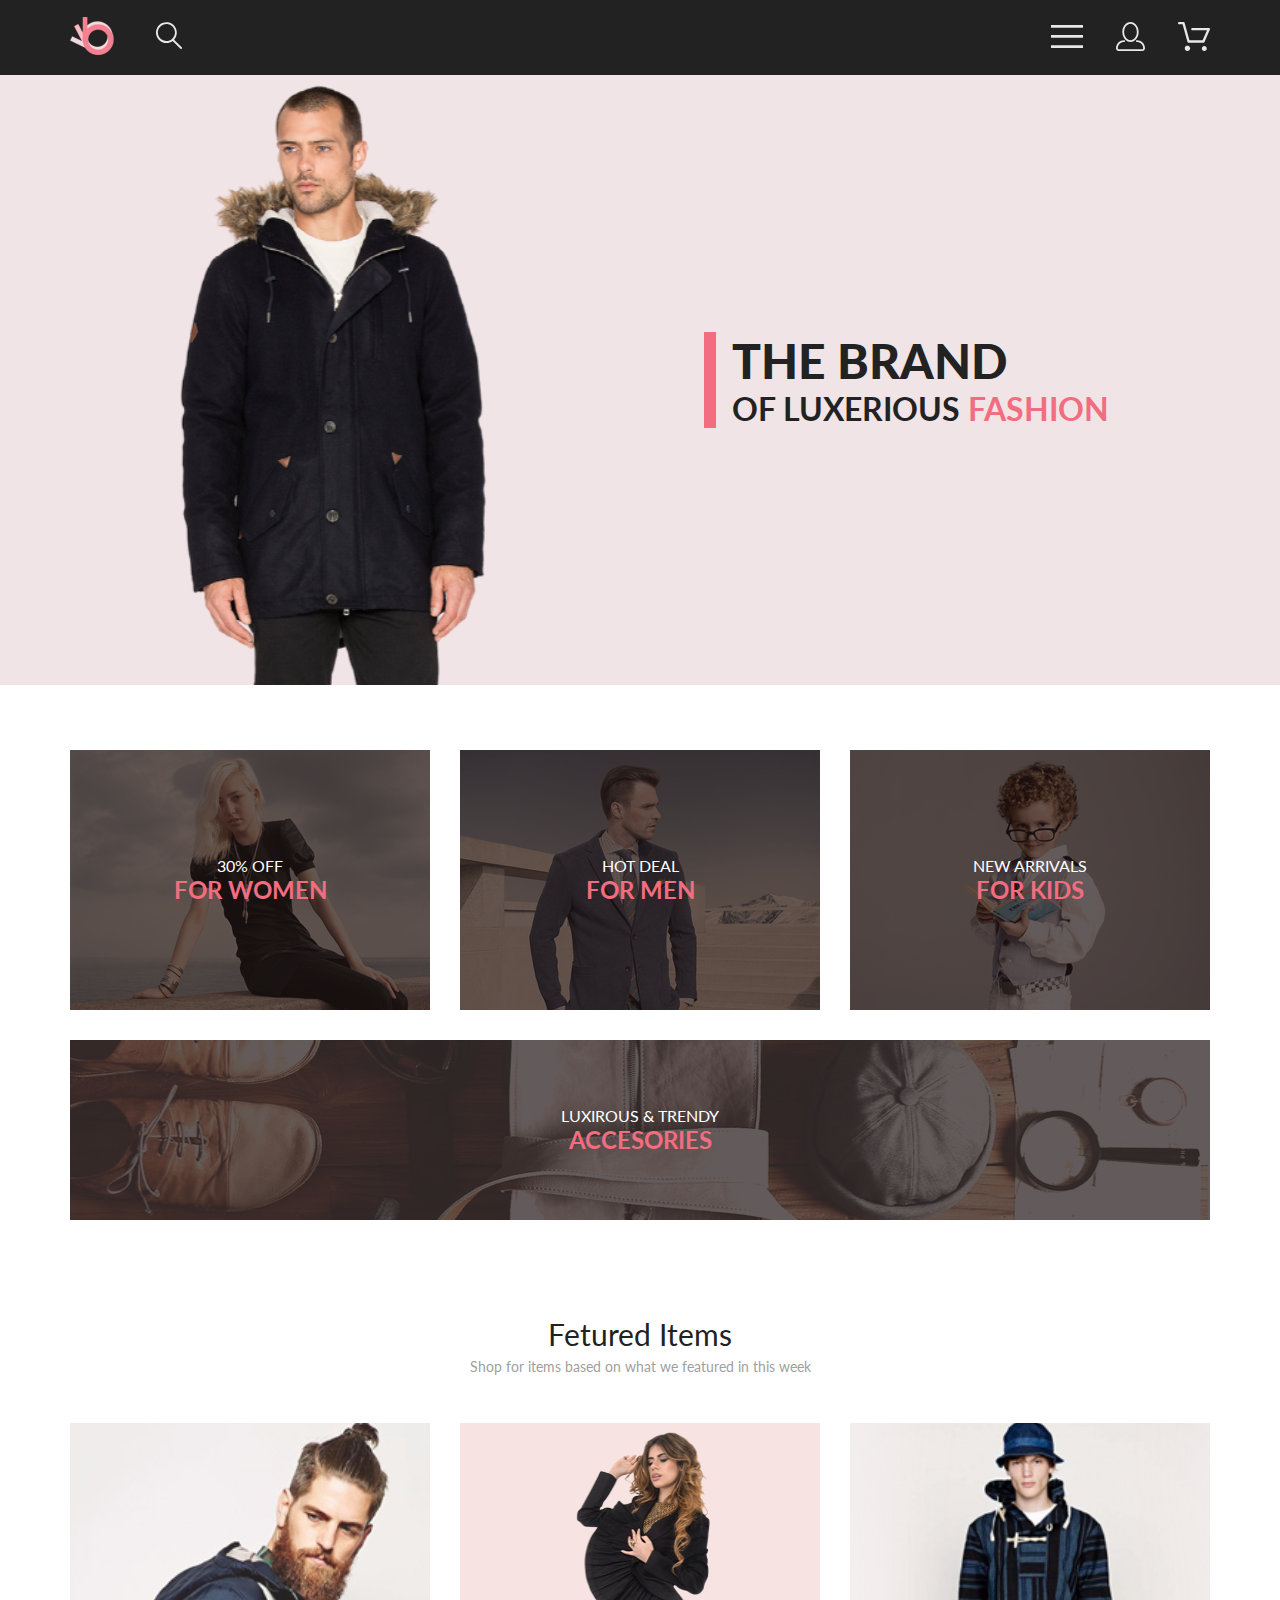
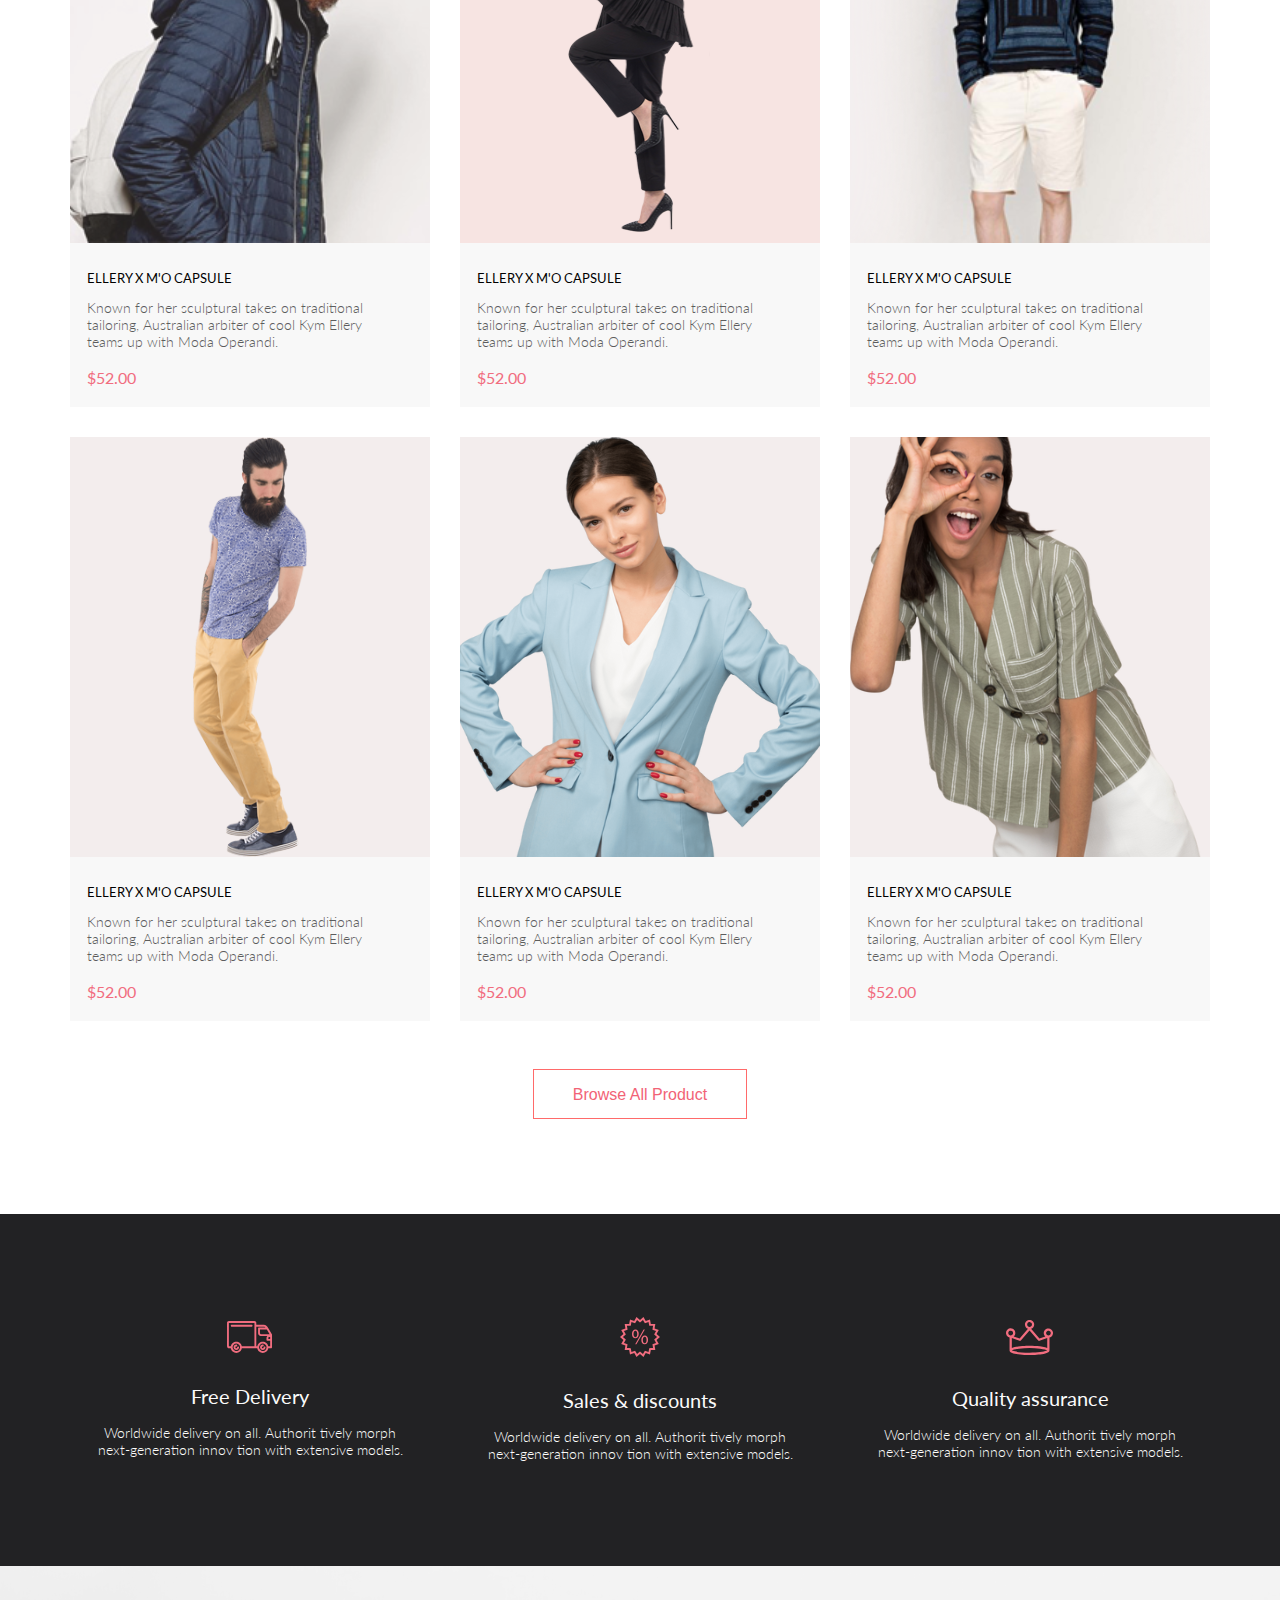
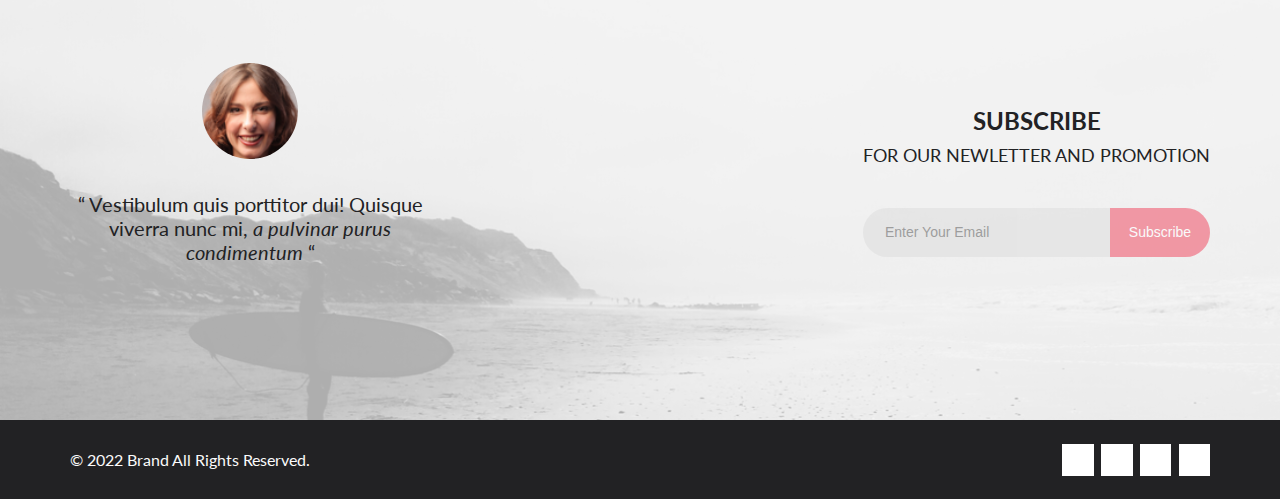
<file: HW10/index.html>
<!DOCTYPE html>
<html lang="en">
    <head>
        <link rel="preconnect" href="https://fonts.googleapis.com">
        <link rel="preconnect" href="https://fonts.gstatic.com" crossorigin>
        <link href="https://fonts.googleapis.com/css2?family=Lato:wght@300;400;700;900&display=swap" rel="stylesheet">
        <meta charset="UTF-8">
        <meta http-equiv="X-UA-Compatible" content="IE=edge">
        <meta name="viewport" content="width=device-width, initial-scale=1.0">
        <title>HW10</title>
        <link
            rel="stylesheet"
            href="https://cdnjs.cloudflare.com/ajax/libs/font-awesome/6.3.0/css/all.min.css"
            integrity="sha512-SzlrxWUlpfuzQ+pcUCosxcglQRNAq/DZjVsC0lE40xsADsfeQoEypE+enwcOiGjk/bSuGGKHEyjSoQ1zVisanQ=="
            crossorigin="anonymous"
            referrerpolicy="no-referrer"
        >
        <link rel="stylesheet" href="style.css">
    </head>
    <body>
        <div class="page">
            <!-- header -->
            <header class="header center">
                <div class="header__left">
                    <a href="#">
                        <img src="img/header_logo.svg" alt="logo">
                    </a>
                    <a href="#">
                        <img src="img/forma-1.svg" alt="search">
                    </a>
                </div>
                <nav class="header__right">
                    <label for="header__check">
                        <img src="img/forma-2.svg" alt="menu">
                    </label>
                    <a class="hide" href="#">
                        <img src="img/forma-3.svg" alt="registration">
                    </a>
                    <a class="hide" href="#">
                        <img src="img/forma-4.svg" alt="cart">
                    </a>
                </nav>
            </header>
            <!-- top content -->
            <section class="top-content">
                <div class="top-content__image hide">
                    <img src="img/top_photo.svg" alt="top photo">
                </div>
                <div class="top-content__content">
                    <div class="top-content__info">
                        <h1 class="top-content__title">THE BRAND</h1>
                        <h2 class="top-content__subtitle">
                            OF LUXERIOUS
                            <span class="top-content__subtitle_colorful">FASHION</span>
                        </h2>
                    </div>
                </div>
            </section>
            <!-- offer -->
            <section class="content-offer center">
                <div class="content-offer__item">
                    <img class="content-offer__img" src="img/offer_pic1.svg" alt="offer image">
                    <div class="content-offer__content">
                        <p class="content-offer__title">30% OFF</p>
                        <h3 class="content-offer__subtitle">FOR WOMEN</h3>
                    </div>
                </div>
                <div class="content-offer__item">
                    <img class="content-offer__img" src="img/offer_pic2.svg" alt="offer image">
                    <div class="content-offer__content">
                        <p class="content-offer__title">HOT DEAL</p>
                        <h3 class="content-offer__subtitle">FOR MEN</h3>
                    </div>
                </div>
                <div class="content-offer__item">
                    <img class="content-offer__img" src="img/offer_pic3.svg" alt="offer image">
                    <div class="content-offer__content">
                        <p class="content-offer__title">NEW ARRIVALS</p>
                        <h3 class="content-offer__subtitle">FOR KIDS</h3>
                    </div>
                </div>
                <div class="content-offer__item content-offer__item_big">
                    <img class="content-offer__img" src="img/offer_pic4.svg" alt="offer image">
                    <div class="content-offer__content">
                        <p class="content-offer__title">LUXIROUS &amp; TRENDY</p>
                        <h3 class="content-offer__subtitle">ACCESORIES</h3>
                    </div>
                </div>
            </section>
            <!-- products -->
            <section class="content-products center">
                <h2 class="content-products__title">Fetured Items</h2>
                <p class="content-products__text">Shop for items based on what we featured in this week</p>
                <div class="content-products__items">
                    <div class="item">
                        <img class="item__image" src="img/product_photo1.svg" alt="item photo">
                        <div class="item__content">
                            <a href="#" class="item__name">ELLERY X M'O CAPSULE</a>
                            <p class="item__description">Known for her sculptural takes on traditional tailoring, Australian arbiter of cool Kym Ellery teams up with Moda Operandi.</p>
                            <p class="item__price">$52.00</p>
                        </div>
                        <a href="#" class="item__add">
                            <svg
                                width="27"
                                height="25"
                                viewBox="0 0 27 25"
                                fill="none"
                                xmlns="http://www.w3.org/2000/svg"
                            >
                                <path d="M21.9521 23.2662H21.8397C21.2306 23.2662 20.7188 22.7666 20.6746 22.1289C20.6302 21.4602 21.1187 20.8781 21.7637 20.8341C21.7891 20.8324 21.8156 20.8315 21.8417 20.8315C22.4587 20.8315 22.9755 21.3214 23.0213 21.9482C23.0331 22.1967 22.9926 22.5509 22.7371 22.8434L22.7312 22.8502L22.7254 22.8571C22.5287 23.0907 22.2619 23.2316 21.9521 23.2662ZM8.22003 23.2599C7.56946 23.2599 7.04022 22.7169 7.04022 22.0496C7.04022 21.3827 7.56946 20.8401 8.22003 20.8401C8.87061 20.8401 9.39984 21.3827 9.39984 22.0496C9.39984 22.7169 8.87061 23.2599 8.22003 23.2599Z" fill="white"/>
                                <path d="M21.8765 22.2662C21.9215 22.2549 21.9428 22.2339 21.9605 22.2129C21.9683 22.2037 21.9761 22.1946 21.9839 22.1855C22.0204 22.1438 22.0237 22.0553 22.0229 22.0105C22.0097 21.9044 21.9189 21.8315 21.8417 21.8315C21.838 21.8315 21.8341 21.8317 21.8317 21.8318C21.7536 21.8372 21.6658 21.9409 21.6724 22.0625C21.6818 22.1793 21.7679 22.2662 21.8397 22.2662H21.8765ZM8.22003 22.2599C8.31921 22.2599 8.39984 22.1655 8.39984 22.0496C8.39984 21.9341 8.31921 21.8401 8.22003 21.8401C8.12091 21.8401 8.04022 21.9341 8.04022 22.0496C8.04022 22.1655 8.12091 22.2599 8.22003 22.2599ZM21.9999 24.2662C21.9522 24.2662 21.8883 24.2662 21.8397 24.2662C20.7021 24.2662 19.7571 23.3545 19.677 22.198C19.5969 20.9929 20.4942 19.9183 21.6957 19.8364C21.7446 19.8331 21.7933 19.8315 21.8417 19.8315C22.9804 19.8315 23.9418 20.7324 24.0195 21.8884C24.051 22.4915 23.8746 23.0612 23.4903 23.5012C23.106 23.9575 22.5768 24.2177 21.9999 24.2662ZM8.22003 24.2599C7.01581 24.2599 6.04022 23.2709 6.04022 22.0496C6.04022 20.8291 7.01581 19.8401 8.22003 19.8401C9.42419 19.8401 10.3998 20.8291 10.3998 22.0496C10.3998 23.2709 9.42419 24.2599 8.22003 24.2599ZM21.1989 17.3938H9.13354C8.70062 17.3938 8.31635 17.1005 8.2038 16.6775L4.27802 2.24768H1.52222C0.993896 2.24768 0.561035 1.80859 0.561035 1.27039C0.561035 0.733032 0.993896 0.292969 1.52222 0.292969H4.99982C5.43182 0.292969 5.8161 0.586304 5.92859 1.01025L9.85443 15.4391H20.5581L24.1149 7.13379H12.2583C11.7291 7.13379 11.2962 6.69373 11.2962 6.15649C11.2962 5.61914 11.7291 5.17908 12.2583 5.17908H25.5891C25.9095 5.17908 26.2146 5.34192 26.3901 5.61914C26.5665 5.89539 26.5989 6.23743 26.4702 6.547L22.08 16.807C21.9198 17.1653 21.5832 17.3938 21.1989 17.3938Z" fill="white"/>
                                <path d="M21.8765 22.2662C21.9215 22.2549 21.9428 22.2339 21.9605 22.2129C21.9683 22.2037 21.9761 22.1946 21.9839 22.1855C22.0204 22.1438 22.0237 22.0553 22.0229 22.0105C22.0097 21.9044 21.9189 21.8315 21.8417 21.8315C21.838 21.8315 21.8341 21.8317 21.8317 21.8318C21.7536 21.8372 21.6658 21.9409 21.6724 22.0625C21.6818 22.1793 21.7679 22.2662 21.8397 22.2662H21.8765ZM8.22003 22.2599C8.31921 22.2599 8.39984 22.1655 8.39984 22.0496C8.39984 21.9341 8.31921 21.8401 8.22003 21.8401C8.12091 21.8401 8.04022 21.9341 8.04022 22.0496C8.04022 22.1655 8.12091 22.2599 8.22003 22.2599ZM21.9999 24.2662C21.9522 24.2662 21.8883 24.2662 21.8397 24.2662C20.7021 24.2662 19.7571 23.3545 19.677 22.198C19.5969 20.9929 20.4942 19.9183 21.6957 19.8364C21.7446 19.8331 21.7933 19.8315 21.8417 19.8315C22.9804 19.8315 23.9418 20.7324 24.0195 21.8884C24.051 22.4915 23.8746 23.0612 23.4903 23.5012C23.106 23.9575 22.5768 24.2177 21.9999 24.2662ZM8.22003 24.2599C7.01581 24.2599 6.04022 23.2709 6.04022 22.0496C6.04022 20.8291 7.01581 19.8401 8.22003 19.8401C9.42419 19.8401 10.3998 20.8291 10.3998 22.0496C10.3998 23.2709 9.42419 24.2599 8.22003 24.2599ZM21.1989 17.3938H9.13354C8.70062 17.3938 8.31635 17.1005 8.2038 16.6775L4.27802 2.24768H1.52222C0.993896 2.24768 0.561035 1.80859 0.561035 1.27039C0.561035 0.733032 0.993896 0.292969 1.52222 0.292969H4.99982C5.43182 0.292969 5.8161 0.586304 5.92859 1.01025L9.85443 15.4391H20.5581L24.1149 7.13379H12.2583C11.7291 7.13379 11.2962 6.69373 11.2962 6.15649C11.2962 5.61914 11.7291 5.17908 12.2583 5.17908H25.5891C25.9095 5.17908 26.2146 5.34192 26.3901 5.61914C26.5665 5.89539 26.5989 6.23743 26.4702 6.547L22.08 16.807C21.9198 17.1653 21.5832 17.3938 21.1989 17.3938Z" fill="white"/>
                            </svg>
                            Add to Cart
                        </a>
                    </div>
                    <div class="item">
                        <img class="item__image item__image_active" src="img/product_photo2.svg" alt="item photo">
                        <div class="item__content">
                            <a href="#" class="item__name">ELLERY X M'O CAPSULE</a>
                            <p class="item__description">Known for her sculptural takes on traditional tailoring, Australian arbiter of cool Kym Ellery teams up with Moda Operandi.</p>
                            <p class="item__price">$52.00</p>
                        </div>
                        <a href="#" class="item__add">
                            <svg
                                width="27"
                                height="25"
                                viewBox="0 0 27 25"
                                fill="none"
                                xmlns="http://www.w3.org/2000/svg"
                            >
                                <path d="M21.9521 23.2662H21.8397C21.2306 23.2662 20.7188 22.7666 20.6746 22.1289C20.6302 21.4602 21.1187 20.8781 21.7637 20.8341C21.7891 20.8324 21.8156 20.8315 21.8417 20.8315C22.4587 20.8315 22.9755 21.3214 23.0213 21.9482C23.0331 22.1967 22.9926 22.5509 22.7371 22.8434L22.7312 22.8502L22.7254 22.8571C22.5287 23.0907 22.2619 23.2316 21.9521 23.2662ZM8.22003 23.2599C7.56946 23.2599 7.04022 22.7169 7.04022 22.0496C7.04022 21.3827 7.56946 20.8401 8.22003 20.8401C8.87061 20.8401 9.39984 21.3827 9.39984 22.0496C9.39984 22.7169 8.87061 23.2599 8.22003 23.2599Z" fill="white"/>
                                <path d="M21.8765 22.2662C21.9215 22.2549 21.9428 22.2339 21.9605 22.2129C21.9683 22.2037 21.9761 22.1946 21.9839 22.1855C22.0204 22.1438 22.0237 22.0553 22.0229 22.0105C22.0097 21.9044 21.9189 21.8315 21.8417 21.8315C21.838 21.8315 21.8341 21.8317 21.8317 21.8318C21.7536 21.8372 21.6658 21.9409 21.6724 22.0625C21.6818 22.1793 21.7679 22.2662 21.8397 22.2662H21.8765ZM8.22003 22.2599C8.31921 22.2599 8.39984 22.1655 8.39984 22.0496C8.39984 21.9341 8.31921 21.8401 8.22003 21.8401C8.12091 21.8401 8.04022 21.9341 8.04022 22.0496C8.04022 22.1655 8.12091 22.2599 8.22003 22.2599ZM21.9999 24.2662C21.9522 24.2662 21.8883 24.2662 21.8397 24.2662C20.7021 24.2662 19.7571 23.3545 19.677 22.198C19.5969 20.9929 20.4942 19.9183 21.6957 19.8364C21.7446 19.8331 21.7933 19.8315 21.8417 19.8315C22.9804 19.8315 23.9418 20.7324 24.0195 21.8884C24.051 22.4915 23.8746 23.0612 23.4903 23.5012C23.106 23.9575 22.5768 24.2177 21.9999 24.2662ZM8.22003 24.2599C7.01581 24.2599 6.04022 23.2709 6.04022 22.0496C6.04022 20.8291 7.01581 19.8401 8.22003 19.8401C9.42419 19.8401 10.3998 20.8291 10.3998 22.0496C10.3998 23.2709 9.42419 24.2599 8.22003 24.2599ZM21.1989 17.3938H9.13354C8.70062 17.3938 8.31635 17.1005 8.2038 16.6775L4.27802 2.24768H1.52222C0.993896 2.24768 0.561035 1.80859 0.561035 1.27039C0.561035 0.733032 0.993896 0.292969 1.52222 0.292969H4.99982C5.43182 0.292969 5.8161 0.586304 5.92859 1.01025L9.85443 15.4391H20.5581L24.1149 7.13379H12.2583C11.7291 7.13379 11.2962 6.69373 11.2962 6.15649C11.2962 5.61914 11.7291 5.17908 12.2583 5.17908H25.5891C25.9095 5.17908 26.2146 5.34192 26.3901 5.61914C26.5665 5.89539 26.5989 6.23743 26.4702 6.547L22.08 16.807C21.9198 17.1653 21.5832 17.3938 21.1989 17.3938Z" fill="white"/>
                                <path d="M21.8765 22.2662C21.9215 22.2549 21.9428 22.2339 21.9605 22.2129C21.9683 22.2037 21.9761 22.1946 21.9839 22.1855C22.0204 22.1438 22.0237 22.0553 22.0229 22.0105C22.0097 21.9044 21.9189 21.8315 21.8417 21.8315C21.838 21.8315 21.8341 21.8317 21.8317 21.8318C21.7536 21.8372 21.6658 21.9409 21.6724 22.0625C21.6818 22.1793 21.7679 22.2662 21.8397 22.2662H21.8765ZM8.22003 22.2599C8.31921 22.2599 8.39984 22.1655 8.39984 22.0496C8.39984 21.9341 8.31921 21.8401 8.22003 21.8401C8.12091 21.8401 8.04022 21.9341 8.04022 22.0496C8.04022 22.1655 8.12091 22.2599 8.22003 22.2599ZM21.9999 24.2662C21.9522 24.2662 21.8883 24.2662 21.8397 24.2662C20.7021 24.2662 19.7571 23.3545 19.677 22.198C19.5969 20.9929 20.4942 19.9183 21.6957 19.8364C21.7446 19.8331 21.7933 19.8315 21.8417 19.8315C22.9804 19.8315 23.9418 20.7324 24.0195 21.8884C24.051 22.4915 23.8746 23.0612 23.4903 23.5012C23.106 23.9575 22.5768 24.2177 21.9999 24.2662ZM8.22003 24.2599C7.01581 24.2599 6.04022 23.2709 6.04022 22.0496C6.04022 20.8291 7.01581 19.8401 8.22003 19.8401C9.42419 19.8401 10.3998 20.8291 10.3998 22.0496C10.3998 23.2709 9.42419 24.2599 8.22003 24.2599ZM21.1989 17.3938H9.13354C8.70062 17.3938 8.31635 17.1005 8.2038 16.6775L4.27802 2.24768H1.52222C0.993896 2.24768 0.561035 1.80859 0.561035 1.27039C0.561035 0.733032 0.993896 0.292969 1.52222 0.292969H4.99982C5.43182 0.292969 5.8161 0.586304 5.92859 1.01025L9.85443 15.4391H20.5581L24.1149 7.13379H12.2583C11.7291 7.13379 11.2962 6.69373 11.2962 6.15649C11.2962 5.61914 11.7291 5.17908 12.2583 5.17908H25.5891C25.9095 5.17908 26.2146 5.34192 26.3901 5.61914C26.5665 5.89539 26.5989 6.23743 26.4702 6.547L22.08 16.807C21.9198 17.1653 21.5832 17.3938 21.1989 17.3938Z" fill="white"/>
                            </svg>
                            Add to Cart
                        </a>
                    </div>
                    <div class="item">
                        <img class="item__image" src="img/product_photo3.svg" alt="item photo">
                        <div class="item__content">
                            <a href="#" class="item__name">ELLERY X M'O CAPSULE</a>
                            <p class="item__description">Known for her sculptural takes on traditional tailoring, Australian arbiter of cool Kym Ellery teams up with Moda Operandi.</p>
                            <p class="item__price">$52.00</p>
                        </div>
                        <a href="#" class="item__add">
                            <svg
                                width="27"
                                height="25"
                                viewBox="0 0 27 25"
                                fill="none"
                                xmlns="http://www.w3.org/2000/svg"
                            >
                                <path d="M21.9521 23.2662H21.8397C21.2306 23.2662 20.7188 22.7666 20.6746 22.1289C20.6302 21.4602 21.1187 20.8781 21.7637 20.8341C21.7891 20.8324 21.8156 20.8315 21.8417 20.8315C22.4587 20.8315 22.9755 21.3214 23.0213 21.9482C23.0331 22.1967 22.9926 22.5509 22.7371 22.8434L22.7312 22.8502L22.7254 22.8571C22.5287 23.0907 22.2619 23.2316 21.9521 23.2662ZM8.22003 23.2599C7.56946 23.2599 7.04022 22.7169 7.04022 22.0496C7.04022 21.3827 7.56946 20.8401 8.22003 20.8401C8.87061 20.8401 9.39984 21.3827 9.39984 22.0496C9.39984 22.7169 8.87061 23.2599 8.22003 23.2599Z" fill="white"/>
                                <path d="M21.8765 22.2662C21.9215 22.2549 21.9428 22.2339 21.9605 22.2129C21.9683 22.2037 21.9761 22.1946 21.9839 22.1855C22.0204 22.1438 22.0237 22.0553 22.0229 22.0105C22.0097 21.9044 21.9189 21.8315 21.8417 21.8315C21.838 21.8315 21.8341 21.8317 21.8317 21.8318C21.7536 21.8372 21.6658 21.9409 21.6724 22.0625C21.6818 22.1793 21.7679 22.2662 21.8397 22.2662H21.8765ZM8.22003 22.2599C8.31921 22.2599 8.39984 22.1655 8.39984 22.0496C8.39984 21.9341 8.31921 21.8401 8.22003 21.8401C8.12091 21.8401 8.04022 21.9341 8.04022 22.0496C8.04022 22.1655 8.12091 22.2599 8.22003 22.2599ZM21.9999 24.2662C21.9522 24.2662 21.8883 24.2662 21.8397 24.2662C20.7021 24.2662 19.7571 23.3545 19.677 22.198C19.5969 20.9929 20.4942 19.9183 21.6957 19.8364C21.7446 19.8331 21.7933 19.8315 21.8417 19.8315C22.9804 19.8315 23.9418 20.7324 24.0195 21.8884C24.051 22.4915 23.8746 23.0612 23.4903 23.5012C23.106 23.9575 22.5768 24.2177 21.9999 24.2662ZM8.22003 24.2599C7.01581 24.2599 6.04022 23.2709 6.04022 22.0496C6.04022 20.8291 7.01581 19.8401 8.22003 19.8401C9.42419 19.8401 10.3998 20.8291 10.3998 22.0496C10.3998 23.2709 9.42419 24.2599 8.22003 24.2599ZM21.1989 17.3938H9.13354C8.70062 17.3938 8.31635 17.1005 8.2038 16.6775L4.27802 2.24768H1.52222C0.993896 2.24768 0.561035 1.80859 0.561035 1.27039C0.561035 0.733032 0.993896 0.292969 1.52222 0.292969H4.99982C5.43182 0.292969 5.8161 0.586304 5.92859 1.01025L9.85443 15.4391H20.5581L24.1149 7.13379H12.2583C11.7291 7.13379 11.2962 6.69373 11.2962 6.15649C11.2962 5.61914 11.7291 5.17908 12.2583 5.17908H25.5891C25.9095 5.17908 26.2146 5.34192 26.3901 5.61914C26.5665 5.89539 26.5989 6.23743 26.4702 6.547L22.08 16.807C21.9198 17.1653 21.5832 17.3938 21.1989 17.3938Z" fill="white"/>
                                <path d="M21.8765 22.2662C21.9215 22.2549 21.9428 22.2339 21.9605 22.2129C21.9683 22.2037 21.9761 22.1946 21.9839 22.1855C22.0204 22.1438 22.0237 22.0553 22.0229 22.0105C22.0097 21.9044 21.9189 21.8315 21.8417 21.8315C21.838 21.8315 21.8341 21.8317 21.8317 21.8318C21.7536 21.8372 21.6658 21.9409 21.6724 22.0625C21.6818 22.1793 21.7679 22.2662 21.8397 22.2662H21.8765ZM8.22003 22.2599C8.31921 22.2599 8.39984 22.1655 8.39984 22.0496C8.39984 21.9341 8.31921 21.8401 8.22003 21.8401C8.12091 21.8401 8.04022 21.9341 8.04022 22.0496C8.04022 22.1655 8.12091 22.2599 8.22003 22.2599ZM21.9999 24.2662C21.9522 24.2662 21.8883 24.2662 21.8397 24.2662C20.7021 24.2662 19.7571 23.3545 19.677 22.198C19.5969 20.9929 20.4942 19.9183 21.6957 19.8364C21.7446 19.8331 21.7933 19.8315 21.8417 19.8315C22.9804 19.8315 23.9418 20.7324 24.0195 21.8884C24.051 22.4915 23.8746 23.0612 23.4903 23.5012C23.106 23.9575 22.5768 24.2177 21.9999 24.2662ZM8.22003 24.2599C7.01581 24.2599 6.04022 23.2709 6.04022 22.0496C6.04022 20.8291 7.01581 19.8401 8.22003 19.8401C9.42419 19.8401 10.3998 20.8291 10.3998 22.0496C10.3998 23.2709 9.42419 24.2599 8.22003 24.2599ZM21.1989 17.3938H9.13354C8.70062 17.3938 8.31635 17.1005 8.2038 16.6775L4.27802 2.24768H1.52222C0.993896 2.24768 0.561035 1.80859 0.561035 1.27039C0.561035 0.733032 0.993896 0.292969 1.52222 0.292969H4.99982C5.43182 0.292969 5.8161 0.586304 5.92859 1.01025L9.85443 15.4391H20.5581L24.1149 7.13379H12.2583C11.7291 7.13379 11.2962 6.69373 11.2962 6.15649C11.2962 5.61914 11.7291 5.17908 12.2583 5.17908H25.5891C25.9095 5.17908 26.2146 5.34192 26.3901 5.61914C26.5665 5.89539 26.5989 6.23743 26.4702 6.547L22.08 16.807C21.9198 17.1653 21.5832 17.3938 21.1989 17.3938Z" fill="white"/>
                            </svg>
                            Add to Cart
                        </a>
                    </div>
                    <div class="item">
                        <img class="item__image" src="img/product_photo4.svg" alt="item photo">
                        <div class="item__content">
                            <a href="#" class="item__name">ELLERY X M'O CAPSULE</a>
                            <p class="item__description">Known for her sculptural takes on traditional tailoring, Australian arbiter of cool Kym Ellery teams up with Moda Operandi.</p>
                            <p class="item__price">$52.00</p>
                        </div>
                        <a href="#" class="item__add">
                            <svg
                                width="27"
                                height="25"
                                viewBox="0 0 27 25"
                                fill="none"
                                xmlns="http://www.w3.org/2000/svg"
                            >
                                <path d="M21.9521 23.2662H21.8397C21.2306 23.2662 20.7188 22.7666 20.6746 22.1289C20.6302 21.4602 21.1187 20.8781 21.7637 20.8341C21.7891 20.8324 21.8156 20.8315 21.8417 20.8315C22.4587 20.8315 22.9755 21.3214 23.0213 21.9482C23.0331 22.1967 22.9926 22.5509 22.7371 22.8434L22.7312 22.8502L22.7254 22.8571C22.5287 23.0907 22.2619 23.2316 21.9521 23.2662ZM8.22003 23.2599C7.56946 23.2599 7.04022 22.7169 7.04022 22.0496C7.04022 21.3827 7.56946 20.8401 8.22003 20.8401C8.87061 20.8401 9.39984 21.3827 9.39984 22.0496C9.39984 22.7169 8.87061 23.2599 8.22003 23.2599Z" fill="white"/>
                                <path d="M21.8765 22.2662C21.9215 22.2549 21.9428 22.2339 21.9605 22.2129C21.9683 22.2037 21.9761 22.1946 21.9839 22.1855C22.0204 22.1438 22.0237 22.0553 22.0229 22.0105C22.0097 21.9044 21.9189 21.8315 21.8417 21.8315C21.838 21.8315 21.8341 21.8317 21.8317 21.8318C21.7536 21.8372 21.6658 21.9409 21.6724 22.0625C21.6818 22.1793 21.7679 22.2662 21.8397 22.2662H21.8765ZM8.22003 22.2599C8.31921 22.2599 8.39984 22.1655 8.39984 22.0496C8.39984 21.9341 8.31921 21.8401 8.22003 21.8401C8.12091 21.8401 8.04022 21.9341 8.04022 22.0496C8.04022 22.1655 8.12091 22.2599 8.22003 22.2599ZM21.9999 24.2662C21.9522 24.2662 21.8883 24.2662 21.8397 24.2662C20.7021 24.2662 19.7571 23.3545 19.677 22.198C19.5969 20.9929 20.4942 19.9183 21.6957 19.8364C21.7446 19.8331 21.7933 19.8315 21.8417 19.8315C22.9804 19.8315 23.9418 20.7324 24.0195 21.8884C24.051 22.4915 23.8746 23.0612 23.4903 23.5012C23.106 23.9575 22.5768 24.2177 21.9999 24.2662ZM8.22003 24.2599C7.01581 24.2599 6.04022 23.2709 6.04022 22.0496C6.04022 20.8291 7.01581 19.8401 8.22003 19.8401C9.42419 19.8401 10.3998 20.8291 10.3998 22.0496C10.3998 23.2709 9.42419 24.2599 8.22003 24.2599ZM21.1989 17.3938H9.13354C8.70062 17.3938 8.31635 17.1005 8.2038 16.6775L4.27802 2.24768H1.52222C0.993896 2.24768 0.561035 1.80859 0.561035 1.27039C0.561035 0.733032 0.993896 0.292969 1.52222 0.292969H4.99982C5.43182 0.292969 5.8161 0.586304 5.92859 1.01025L9.85443 15.4391H20.5581L24.1149 7.13379H12.2583C11.7291 7.13379 11.2962 6.69373 11.2962 6.15649C11.2962 5.61914 11.7291 5.17908 12.2583 5.17908H25.5891C25.9095 5.17908 26.2146 5.34192 26.3901 5.61914C26.5665 5.89539 26.5989 6.23743 26.4702 6.547L22.08 16.807C21.9198 17.1653 21.5832 17.3938 21.1989 17.3938Z" fill="white"/>
                                <path d="M21.8765 22.2662C21.9215 22.2549 21.9428 22.2339 21.9605 22.2129C21.9683 22.2037 21.9761 22.1946 21.9839 22.1855C22.0204 22.1438 22.0237 22.0553 22.0229 22.0105C22.0097 21.9044 21.9189 21.8315 21.8417 21.8315C21.838 21.8315 21.8341 21.8317 21.8317 21.8318C21.7536 21.8372 21.6658 21.9409 21.6724 22.0625C21.6818 22.1793 21.7679 22.2662 21.8397 22.2662H21.8765ZM8.22003 22.2599C8.31921 22.2599 8.39984 22.1655 8.39984 22.0496C8.39984 21.9341 8.31921 21.8401 8.22003 21.8401C8.12091 21.8401 8.04022 21.9341 8.04022 22.0496C8.04022 22.1655 8.12091 22.2599 8.22003 22.2599ZM21.9999 24.2662C21.9522 24.2662 21.8883 24.2662 21.8397 24.2662C20.7021 24.2662 19.7571 23.3545 19.677 22.198C19.5969 20.9929 20.4942 19.9183 21.6957 19.8364C21.7446 19.8331 21.7933 19.8315 21.8417 19.8315C22.9804 19.8315 23.9418 20.7324 24.0195 21.8884C24.051 22.4915 23.8746 23.0612 23.4903 23.5012C23.106 23.9575 22.5768 24.2177 21.9999 24.2662ZM8.22003 24.2599C7.01581 24.2599 6.04022 23.2709 6.04022 22.0496C6.04022 20.8291 7.01581 19.8401 8.22003 19.8401C9.42419 19.8401 10.3998 20.8291 10.3998 22.0496C10.3998 23.2709 9.42419 24.2599 8.22003 24.2599ZM21.1989 17.3938H9.13354C8.70062 17.3938 8.31635 17.1005 8.2038 16.6775L4.27802 2.24768H1.52222C0.993896 2.24768 0.561035 1.80859 0.561035 1.27039C0.561035 0.733032 0.993896 0.292969 1.52222 0.292969H4.99982C5.43182 0.292969 5.8161 0.586304 5.92859 1.01025L9.85443 15.4391H20.5581L24.1149 7.13379H12.2583C11.7291 7.13379 11.2962 6.69373 11.2962 6.15649C11.2962 5.61914 11.7291 5.17908 12.2583 5.17908H25.5891C25.9095 5.17908 26.2146 5.34192 26.3901 5.61914C26.5665 5.89539 26.5989 6.23743 26.4702 6.547L22.08 16.807C21.9198 17.1653 21.5832 17.3938 21.1989 17.3938Z" fill="white"/>
                            </svg>
                            Add to Cart
                        </a>
                    </div>
                    <div class="item">
                        <img class="item__image" src="img/product_photo5.svg" alt="item photo">
                        <div class="item__content">
                            <a href="#" class="item__name">ELLERY X M'O CAPSULE</a>
                            <p class="item__description">Known for her sculptural takes on traditional tailoring, Australian arbiter of cool Kym Ellery teams up with Moda Operandi.</p>
                            <p class="item__price">$52.00</p>
                        </div>
                        <a href="#" class="item__add">
                            <svg
                                width="27"
                                height="25"
                                viewBox="0 0 27 25"
                                fill="none"
                                xmlns="http://www.w3.org/2000/svg"
                            >
                                <path d="M21.9521 23.2662H21.8397C21.2306 23.2662 20.7188 22.7666 20.6746 22.1289C20.6302 21.4602 21.1187 20.8781 21.7637 20.8341C21.7891 20.8324 21.8156 20.8315 21.8417 20.8315C22.4587 20.8315 22.9755 21.3214 23.0213 21.9482C23.0331 22.1967 22.9926 22.5509 22.7371 22.8434L22.7312 22.8502L22.7254 22.8571C22.5287 23.0907 22.2619 23.2316 21.9521 23.2662ZM8.22003 23.2599C7.56946 23.2599 7.04022 22.7169 7.04022 22.0496C7.04022 21.3827 7.56946 20.8401 8.22003 20.8401C8.87061 20.8401 9.39984 21.3827 9.39984 22.0496C9.39984 22.7169 8.87061 23.2599 8.22003 23.2599Z" fill="white"/>
                                <path d="M21.8765 22.2662C21.9215 22.2549 21.9428 22.2339 21.9605 22.2129C21.9683 22.2037 21.9761 22.1946 21.9839 22.1855C22.0204 22.1438 22.0237 22.0553 22.0229 22.0105C22.0097 21.9044 21.9189 21.8315 21.8417 21.8315C21.838 21.8315 21.8341 21.8317 21.8317 21.8318C21.7536 21.8372 21.6658 21.9409 21.6724 22.0625C21.6818 22.1793 21.7679 22.2662 21.8397 22.2662H21.8765ZM8.22003 22.2599C8.31921 22.2599 8.39984 22.1655 8.39984 22.0496C8.39984 21.9341 8.31921 21.8401 8.22003 21.8401C8.12091 21.8401 8.04022 21.9341 8.04022 22.0496C8.04022 22.1655 8.12091 22.2599 8.22003 22.2599ZM21.9999 24.2662C21.9522 24.2662 21.8883 24.2662 21.8397 24.2662C20.7021 24.2662 19.7571 23.3545 19.677 22.198C19.5969 20.9929 20.4942 19.9183 21.6957 19.8364C21.7446 19.8331 21.7933 19.8315 21.8417 19.8315C22.9804 19.8315 23.9418 20.7324 24.0195 21.8884C24.051 22.4915 23.8746 23.0612 23.4903 23.5012C23.106 23.9575 22.5768 24.2177 21.9999 24.2662ZM8.22003 24.2599C7.01581 24.2599 6.04022 23.2709 6.04022 22.0496C6.04022 20.8291 7.01581 19.8401 8.22003 19.8401C9.42419 19.8401 10.3998 20.8291 10.3998 22.0496C10.3998 23.2709 9.42419 24.2599 8.22003 24.2599ZM21.1989 17.3938H9.13354C8.70062 17.3938 8.31635 17.1005 8.2038 16.6775L4.27802 2.24768H1.52222C0.993896 2.24768 0.561035 1.80859 0.561035 1.27039C0.561035 0.733032 0.993896 0.292969 1.52222 0.292969H4.99982C5.43182 0.292969 5.8161 0.586304 5.92859 1.01025L9.85443 15.4391H20.5581L24.1149 7.13379H12.2583C11.7291 7.13379 11.2962 6.69373 11.2962 6.15649C11.2962 5.61914 11.7291 5.17908 12.2583 5.17908H25.5891C25.9095 5.17908 26.2146 5.34192 26.3901 5.61914C26.5665 5.89539 26.5989 6.23743 26.4702 6.547L22.08 16.807C21.9198 17.1653 21.5832 17.3938 21.1989 17.3938Z" fill="white"/>
                                <path d="M21.8765 22.2662C21.9215 22.2549 21.9428 22.2339 21.9605 22.2129C21.9683 22.2037 21.9761 22.1946 21.9839 22.1855C22.0204 22.1438 22.0237 22.0553 22.0229 22.0105C22.0097 21.9044 21.9189 21.8315 21.8417 21.8315C21.838 21.8315 21.8341 21.8317 21.8317 21.8318C21.7536 21.8372 21.6658 21.9409 21.6724 22.0625C21.6818 22.1793 21.7679 22.2662 21.8397 22.2662H21.8765ZM8.22003 22.2599C8.31921 22.2599 8.39984 22.1655 8.39984 22.0496C8.39984 21.9341 8.31921 21.8401 8.22003 21.8401C8.12091 21.8401 8.04022 21.9341 8.04022 22.0496C8.04022 22.1655 8.12091 22.2599 8.22003 22.2599ZM21.9999 24.2662C21.9522 24.2662 21.8883 24.2662 21.8397 24.2662C20.7021 24.2662 19.7571 23.3545 19.677 22.198C19.5969 20.9929 20.4942 19.9183 21.6957 19.8364C21.7446 19.8331 21.7933 19.8315 21.8417 19.8315C22.9804 19.8315 23.9418 20.7324 24.0195 21.8884C24.051 22.4915 23.8746 23.0612 23.4903 23.5012C23.106 23.9575 22.5768 24.2177 21.9999 24.2662ZM8.22003 24.2599C7.01581 24.2599 6.04022 23.2709 6.04022 22.0496C6.04022 20.8291 7.01581 19.8401 8.22003 19.8401C9.42419 19.8401 10.3998 20.8291 10.3998 22.0496C10.3998 23.2709 9.42419 24.2599 8.22003 24.2599ZM21.1989 17.3938H9.13354C8.70062 17.3938 8.31635 17.1005 8.2038 16.6775L4.27802 2.24768H1.52222C0.993896 2.24768 0.561035 1.80859 0.561035 1.27039C0.561035 0.733032 0.993896 0.292969 1.52222 0.292969H4.99982C5.43182 0.292969 5.8161 0.586304 5.92859 1.01025L9.85443 15.4391H20.5581L24.1149 7.13379H12.2583C11.7291 7.13379 11.2962 6.69373 11.2962 6.15649C11.2962 5.61914 11.7291 5.17908 12.2583 5.17908H25.5891C25.9095 5.17908 26.2146 5.34192 26.3901 5.61914C26.5665 5.89539 26.5989 6.23743 26.4702 6.547L22.08 16.807C21.9198 17.1653 21.5832 17.3938 21.1989 17.3938Z" fill="white"/>
                            </svg>
                            Add to Cart
                        </a>
                    </div>
                    <div class="item">
                        <img class="item__image" src="img/product_photo6.svg" alt="item photo">
                        <div class="item__content">
                            <a href="#" class="item__name">ELLERY X M'O CAPSULE</a>
                            <p class="item__description">Known for her sculptural takes on traditional tailoring, Australian arbiter of cool Kym Ellery teams up with Moda Operandi.</p>
                            <p class="item__price">$52.00</p>
                        </div>
                        <a href="#" class="item__add">
                            <svg
                                width="27"
                                height="25"
                                viewBox="0 0 27 25"
                                fill="none"
                                xmlns="http://www.w3.org/2000/svg"
                            >
                                <path d="M21.9521 23.2662H21.8397C21.2306 23.2662 20.7188 22.7666 20.6746 22.1289C20.6302 21.4602 21.1187 20.8781 21.7637 20.8341C21.7891 20.8324 21.8156 20.8315 21.8417 20.8315C22.4587 20.8315 22.9755 21.3214 23.0213 21.9482C23.0331 22.1967 22.9926 22.5509 22.7371 22.8434L22.7312 22.8502L22.7254 22.8571C22.5287 23.0907 22.2619 23.2316 21.9521 23.2662ZM8.22003 23.2599C7.56946 23.2599 7.04022 22.7169 7.04022 22.0496C7.04022 21.3827 7.56946 20.8401 8.22003 20.8401C8.87061 20.8401 9.39984 21.3827 9.39984 22.0496C9.39984 22.7169 8.87061 23.2599 8.22003 23.2599Z" fill="white"/>
                                <path d="M21.8765 22.2662C21.9215 22.2549 21.9428 22.2339 21.9605 22.2129C21.9683 22.2037 21.9761 22.1946 21.9839 22.1855C22.0204 22.1438 22.0237 22.0553 22.0229 22.0105C22.0097 21.9044 21.9189 21.8315 21.8417 21.8315C21.838 21.8315 21.8341 21.8317 21.8317 21.8318C21.7536 21.8372 21.6658 21.9409 21.6724 22.0625C21.6818 22.1793 21.7679 22.2662 21.8397 22.2662H21.8765ZM8.22003 22.2599C8.31921 22.2599 8.39984 22.1655 8.39984 22.0496C8.39984 21.9341 8.31921 21.8401 8.22003 21.8401C8.12091 21.8401 8.04022 21.9341 8.04022 22.0496C8.04022 22.1655 8.12091 22.2599 8.22003 22.2599ZM21.9999 24.2662C21.9522 24.2662 21.8883 24.2662 21.8397 24.2662C20.7021 24.2662 19.7571 23.3545 19.677 22.198C19.5969 20.9929 20.4942 19.9183 21.6957 19.8364C21.7446 19.8331 21.7933 19.8315 21.8417 19.8315C22.9804 19.8315 23.9418 20.7324 24.0195 21.8884C24.051 22.4915 23.8746 23.0612 23.4903 23.5012C23.106 23.9575 22.5768 24.2177 21.9999 24.2662ZM8.22003 24.2599C7.01581 24.2599 6.04022 23.2709 6.04022 22.0496C6.04022 20.8291 7.01581 19.8401 8.22003 19.8401C9.42419 19.8401 10.3998 20.8291 10.3998 22.0496C10.3998 23.2709 9.42419 24.2599 8.22003 24.2599ZM21.1989 17.3938H9.13354C8.70062 17.3938 8.31635 17.1005 8.2038 16.6775L4.27802 2.24768H1.52222C0.993896 2.24768 0.561035 1.80859 0.561035 1.27039C0.561035 0.733032 0.993896 0.292969 1.52222 0.292969H4.99982C5.43182 0.292969 5.8161 0.586304 5.92859 1.01025L9.85443 15.4391H20.5581L24.1149 7.13379H12.2583C11.7291 7.13379 11.2962 6.69373 11.2962 6.15649C11.2962 5.61914 11.7291 5.17908 12.2583 5.17908H25.5891C25.9095 5.17908 26.2146 5.34192 26.3901 5.61914C26.5665 5.89539 26.5989 6.23743 26.4702 6.547L22.08 16.807C21.9198 17.1653 21.5832 17.3938 21.1989 17.3938Z" fill="white"/>
                                <path d="M21.8765 22.2662C21.9215 22.2549 21.9428 22.2339 21.9605 22.2129C21.9683 22.2037 21.9761 22.1946 21.9839 22.1855C22.0204 22.1438 22.0237 22.0553 22.0229 22.0105C22.0097 21.9044 21.9189 21.8315 21.8417 21.8315C21.838 21.8315 21.8341 21.8317 21.8317 21.8318C21.7536 21.8372 21.6658 21.9409 21.6724 22.0625C21.6818 22.1793 21.7679 22.2662 21.8397 22.2662H21.8765ZM8.22003 22.2599C8.31921 22.2599 8.39984 22.1655 8.39984 22.0496C8.39984 21.9341 8.31921 21.8401 8.22003 21.8401C8.12091 21.8401 8.04022 21.9341 8.04022 22.0496C8.04022 22.1655 8.12091 22.2599 8.22003 22.2599ZM21.9999 24.2662C21.9522 24.2662 21.8883 24.2662 21.8397 24.2662C20.7021 24.2662 19.7571 23.3545 19.677 22.198C19.5969 20.9929 20.4942 19.9183 21.6957 19.8364C21.7446 19.8331 21.7933 19.8315 21.8417 19.8315C22.9804 19.8315 23.9418 20.7324 24.0195 21.8884C24.051 22.4915 23.8746 23.0612 23.4903 23.5012C23.106 23.9575 22.5768 24.2177 21.9999 24.2662ZM8.22003 24.2599C7.01581 24.2599 6.04022 23.2709 6.04022 22.0496C6.04022 20.8291 7.01581 19.8401 8.22003 19.8401C9.42419 19.8401 10.3998 20.8291 10.3998 22.0496C10.3998 23.2709 9.42419 24.2599 8.22003 24.2599ZM21.1989 17.3938H9.13354C8.70062 17.3938 8.31635 17.1005 8.2038 16.6775L4.27802 2.24768H1.52222C0.993896 2.24768 0.561035 1.80859 0.561035 1.27039C0.561035 0.733032 0.993896 0.292969 1.52222 0.292969H4.99982C5.43182 0.292969 5.8161 0.586304 5.92859 1.01025L9.85443 15.4391H20.5581L24.1149 7.13379H12.2583C11.7291 7.13379 11.2962 6.69373 11.2962 6.15649C11.2962 5.61914 11.7291 5.17908 12.2583 5.17908H25.5891C25.9095 5.17908 26.2146 5.34192 26.3901 5.61914C26.5665 5.89539 26.5989 6.23743 26.4702 6.547L22.08 16.807C21.9198 17.1653 21.5832 17.3938 21.1989 17.3938Z" fill="white"/>
                            </svg>
                            Add to Cart
                        </a>
                    </div>
                </div>
                <div class="content-products__button">
                    <button class="content-products__browse">Browse All Product</button>
                </div>
            </section>
            <footer class="footer">
                <section class="footer-advantages center">
                    <div class="footer-advantages__item">
                        <div class="footer-advantages__img">
                            <img src="img/footer_adv_logo_1.svg" alt="advantage logo">
                        </div>
                        <h3 class="footer-advantages__heading">Free Delivery</h3>
                        <p class="footer-advantages__text">
                            Worldwide delivery on all. Authorit tively morph next-generation innov tion
                            with extensive models.
                        </p>
                    </div>
                    <div class="footer-advantages__item">
                        <div class="footer-advantages__img">
                            <img src="img/footer_adv_logo_2.svg" alt="advantage logo">
                        </div>
                        <h3 class="footer-advantages__heading">Sales &amp; discounts</h3>
                        <p class="footer-advantages__text">
                            Worldwide delivery on all. Authorit tively morph next-generation innov tion
                            with extensive models.
                        </p>
                    </div>
                    <div class="footer-advantages__item">
                        <div class="footer-advantages__img">
                            <img src="img/footer_adv_logo_3.svg" alt="advantage logo">
                        </div>
                        <h3 class="footer-advantages__heading">Quality assurance</h3>
                        <p class="footer-advantages__text">
                            Worldwide delivery on all. Authorit tively morph next-generation innov tion
                            with extensive models.
                        </p>
                    </div>
                </section>
                <section class="footer-subscribe center">
                    <div class="footer-subscribe__info">
                        <div class="footer-subscribe__img">
                            <img src="img/subscribe__image.svg" alt="subscribe image">
                        </div>
                        <p class="footer-subscribe__text">
                            Vestibulum quis porttitor dui! Quisque viverra nunc mi,
                            <em>a pulvinar purus condimentum</em>
                        </p>
                    </div>
                    <div class="footer-subscribe__subscribe subscribe">
                        <h3 class="subscribe__title">SUBSCRIBE</h3>
                        <p class="subscribe__subtitle">FOR OUR NEWLETTER AND PROMOTION</p>
                        <form action="#" class="subscribe__form">
                            <input
                                class="subscribe__input"
                                type="email"
                                name="email"
                                id="email"
                                placeholder="Enter Your Email"
                            >
                            <button class="subscribe__button" type="submit">Subscribe</button>
                        </form>
                    </div>
                </section>
                <section class="footer-logo center">
                    <p class="footer-logo__copyright">&copy;&nbsp;2022 Brand All Rights Reserved.</p>
                    <div class="footer-logo__logos logos">
                        <a href="#" class="logos__link">
                            <i class="fa-brands fa-facebook-f"></i>
                        </a>
                        <a href="#" class="logos__link">
                            <i class="fa-brands fa-instagram"></i>
                        </a>
                        <a href="#" class="logos__link">
                            <i class="fa-brands fa-pinterest-p"></i>
                        </a>
                        <a href="#" class="logos__link">
                            <i class="fa-brands fa-twitter"></i>
                        </a>
                    </div>
                </section>
            </footer>
        </div>
    </body>
</html>
</file>
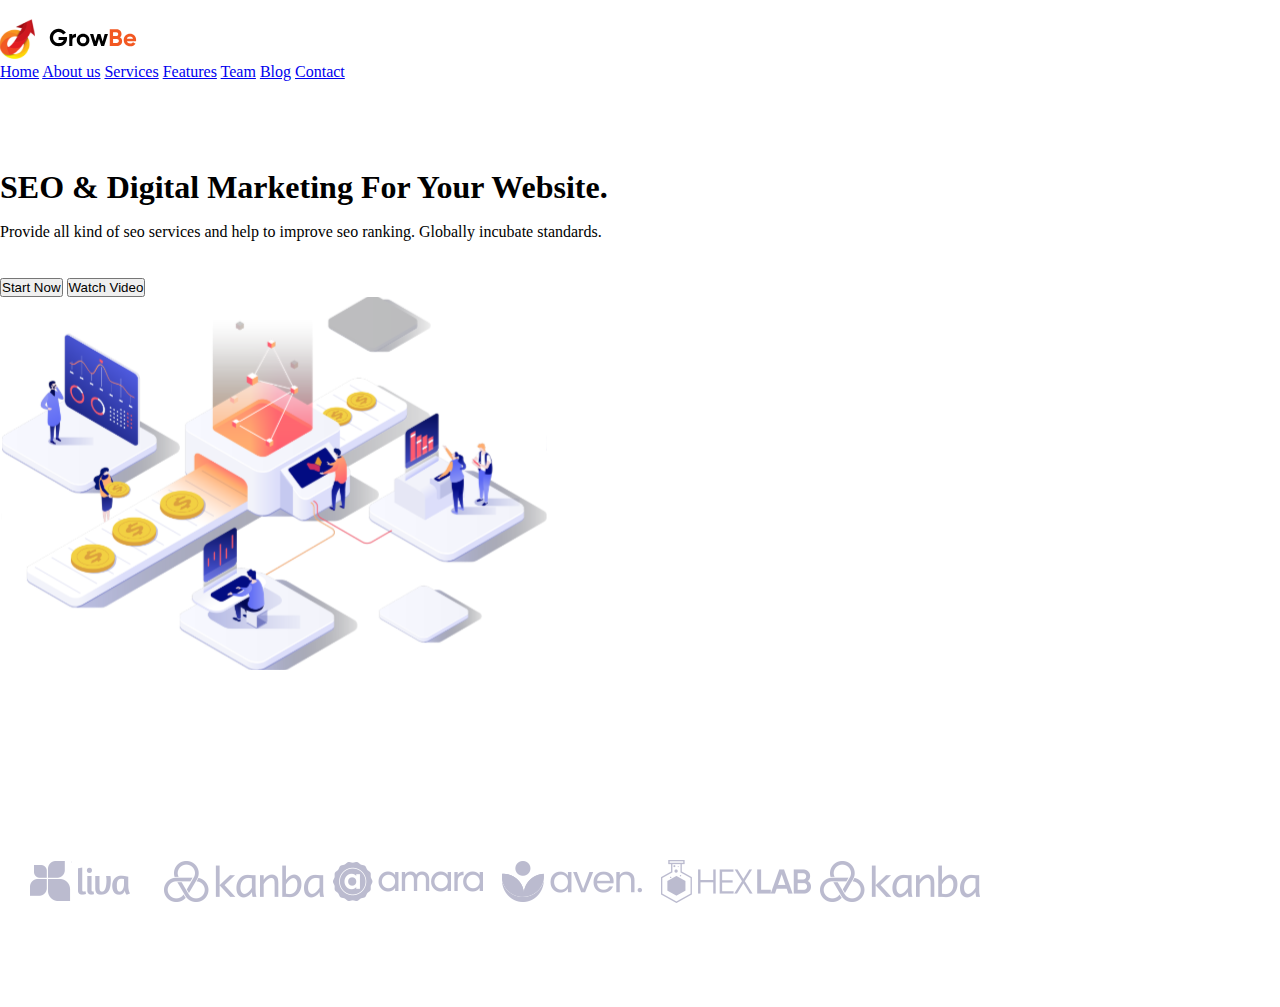
<file: HW3/index.html>
<!DOCTYPE html>
<html lang="en">
<head>
    <meta charset="UTF-8">
    <meta http-equiv="X-UA-Compatible" content="IE=edge">
    <meta name="viewport" content="width=device-width, initial-scale=1.0">
    <title>Project</title>
    <link rel="stylesheet" href="style.css">
</head>
<body>
    <div class="top">
        <div class="header">
        <a class="header__logo" href="#"><img src="img/main_logo.svg" alt=""></a>
        <div class="main__menu">
           <a class="header__link" href="#">Home</a>
           <a class="header__link" href="#">About us</a>
           <a class="header__link" href="#">Services</a>
           <a class="header__link" href="#">Features</a>
           <a class="header__link" href="#">Team</a>
           <a class="header__link" href="#">Blog</a>
           <a class="header__link" href="#">Contact</a>
        </div>
        </div>
        <div class="top__content">
            <div class="top__info">
                <h1 class="title">SEO & Digital
                    Marketing For Your
                    Website.</h1>
                <p class="text">Provide all kind of seo services and help to improve seo ranking. Globally incubate standards.</p>
                    <div class="top__buttons">
                        <button class="button">Start Now</button>
                        <button class="button">Watch Video</button>
                    </div>
            </div>
            <img src="img/top_image.svg" alt="top image">
        </div>
        <div class="top__logos">
            <img src="img/logo1.svg" alt="logo">
            <img src="img/logo2.svg" alt="logo">
            <img src="img/logo3.svg" alt="logo">
            <img src="img/logo4.svg" alt="logo">
            <img src="img/logo5.svg" alt="logo">
            <img src="img/logo6.svg" alt="logo">
        </div>
    </div>
    
</body>
</html>
</file>
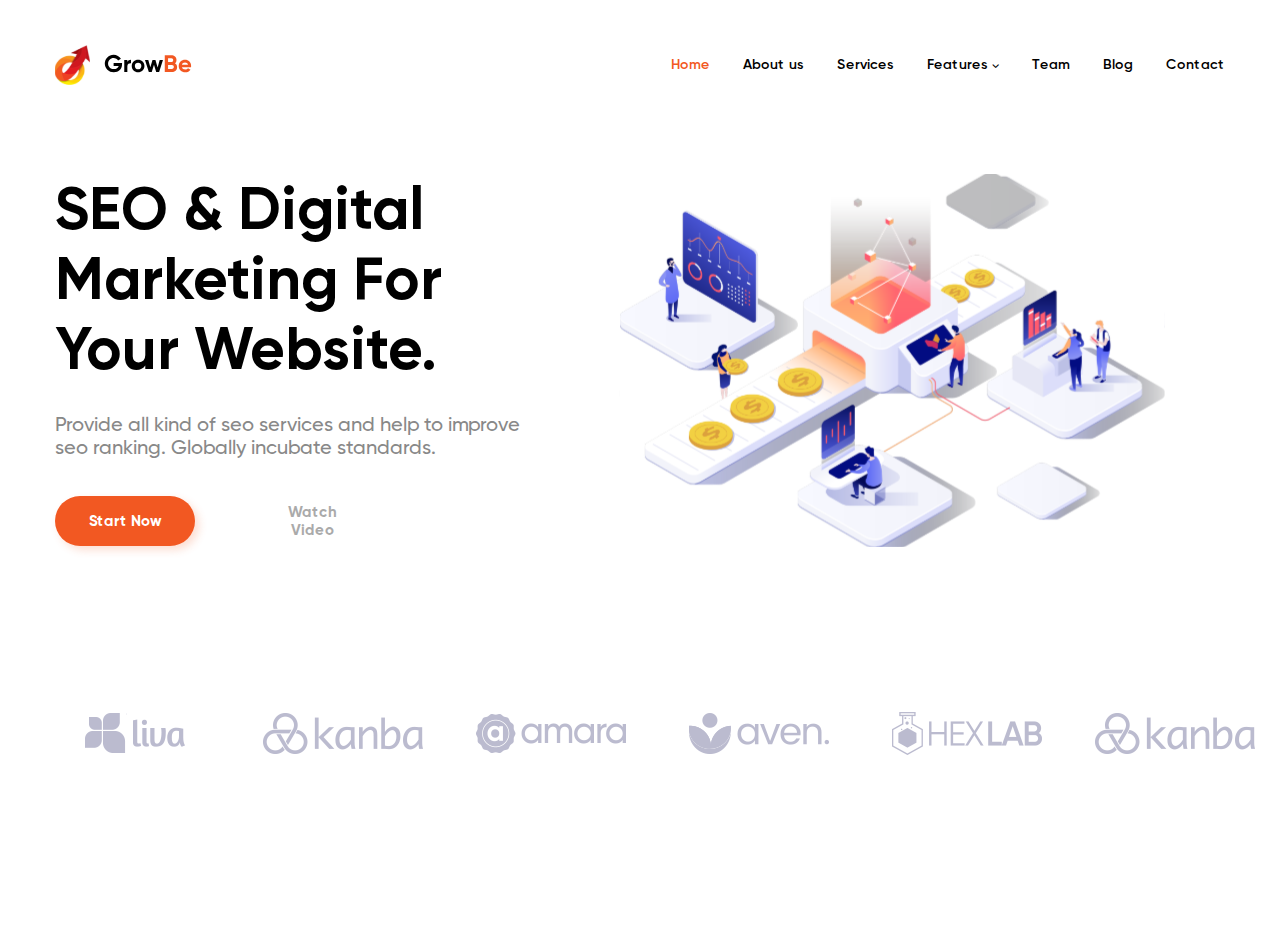
<file: HW4/index.html>
<!DOCTYPE html>
<html lang="en">
<head>
    <meta charset="UTF-8">
    <meta http-equiv="X-UA-Compatible" content="IE=edge">
    <meta name="viewport" content="width=device-width, initial-scale=1.0">
    <title>Project</title>
    <link rel="stylesheet" href="style.css">
    <link rel="stylesheet" href="https://cdnjs.cloudflare.com/ajax/libs/
font-awesome/6.3.0/css/all.min.css">
</head>
<body>
    <div class="top">
        <div class="header">
        <a class="header__logo" href="#"><img src="img/main_logo.svg" alt=""></a>
        <div class="main__menu">
           <a class="header__link" href="#">Home</a>
           <a class="header__link" href="#">About us</a>
           <a class="header__link" href="#">Services</a>
           <a class="header__link" href="#">Features&nbsp;<i class="fa-solid fa-angle-down"></i></a>
           <a class="header__link" href="#">Team</a>
           <a class="header__link" href="#">Blog</a>
           <a class="header__link" href="#">Contact</a>
           
        </div>
        </div>
        <div class="top__content">
            <div class="top__info">
                <h1 class="title">SEO & Digital
                    Marketing For Your
                    Website.</h1>
                <p class="text">Provide all kind of seo services and help to improve seo ranking. Globally incubate standards.</p>
                    <div class="top__buttons">
                        <button class="button">Start Now</button>
                        <button class="button">Watch Video</button>
                    </div>
            </div>
            <img src="img/top_image.svg" alt="top image">
        </div>
        <div class="top__logos">
            <img src="img/logo1.svg" alt="logos">
            <img src="img/logo2.svg" alt="logos">
            <img src="img/logo3.svg" alt="logos">
            <img src="img/logo4.svg" alt="logos">
            <img src="img/logo5.svg" alt="logos">
            <img src="img/logo6.svg" alt="logos">
        </div>
    </div>
    
</body>
</html>
</file>
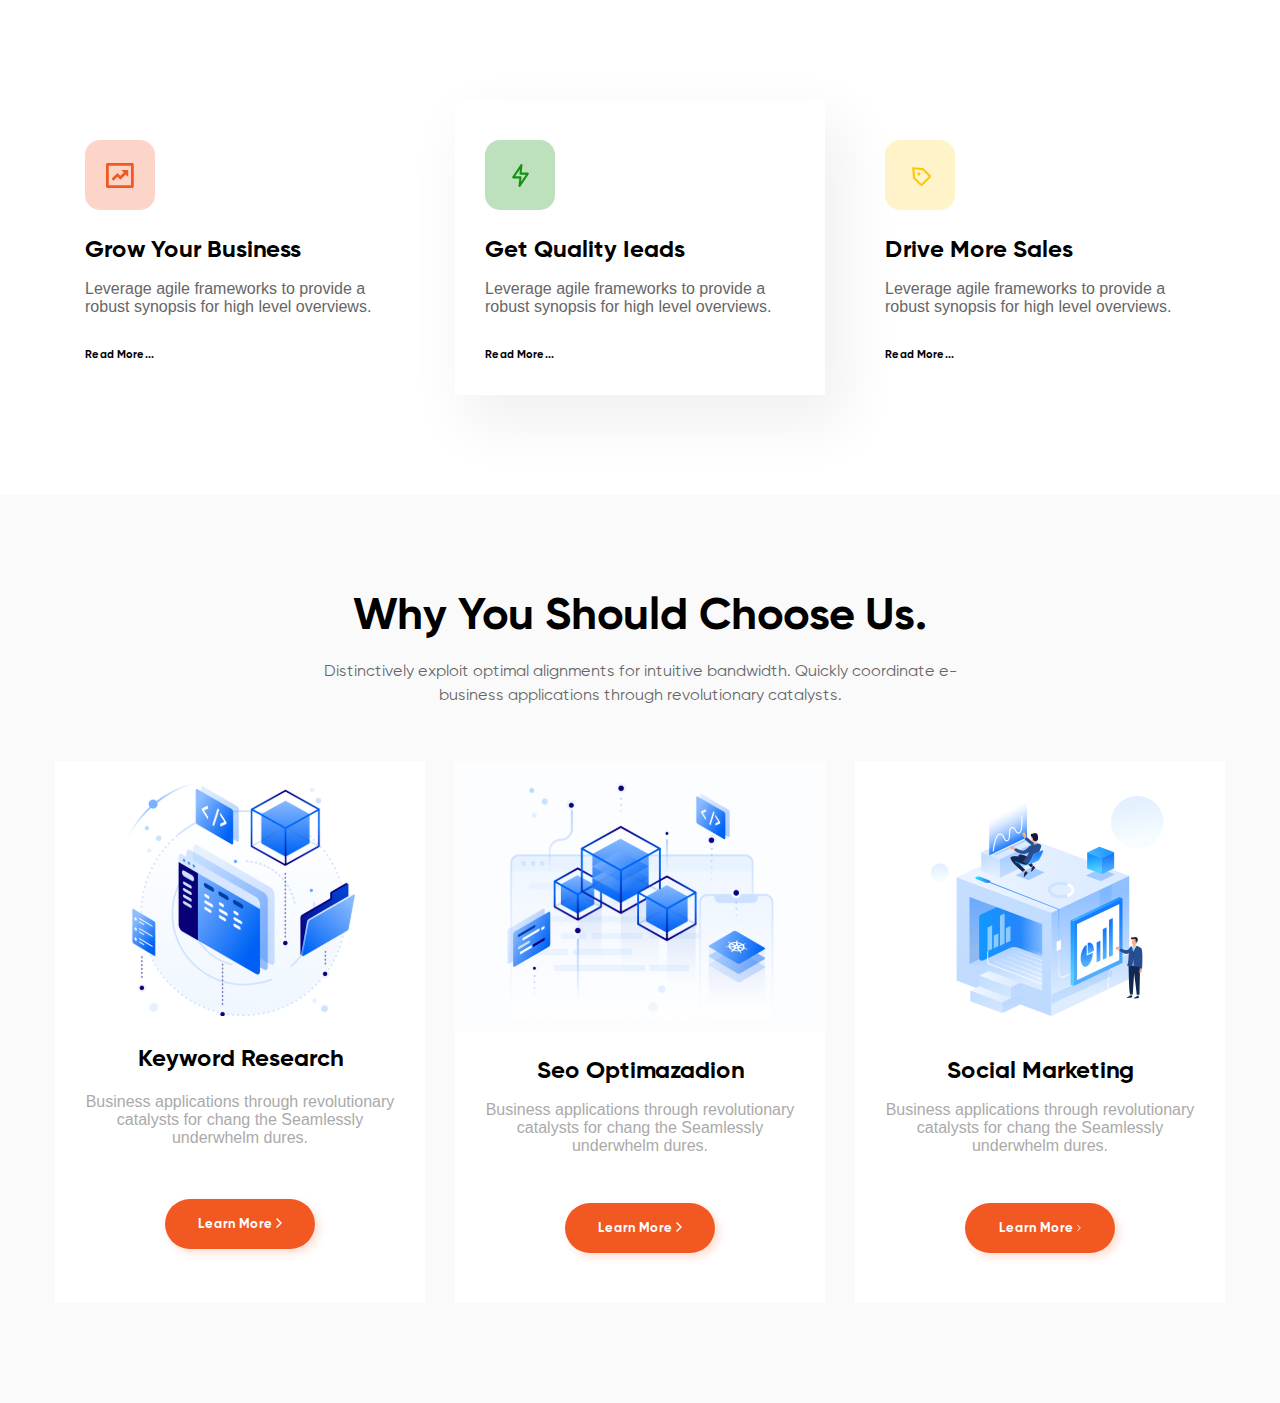
<file: HW5/index.html>
<!DOCTYPE html>
<html lang="en">
<head>
    <meta charset="UTF-8">
    <meta http-equiv="X-UA-Compatible" content="IE=edge">
    <meta name="viewport" content="width=device-width, initial-scale=1.0">
    <title>Project second page</title>
    <link rel="stylesheet" href="style.css">
    <!-- <link rel='stylesheet' href='https://cdnjs.cloudflare.com/ajax/libs/font-awesome/4.7.0/css/font-awesome.min.css'>                    -->
</head>
<body>
    <div class="top_second">
        <div class="top_item">
            <img src="img/icon1.svg" alt="content logo">
            <h3 class="heading">Grow Your Business</h3>
            <p class="text__top_text">Leverage agile frameworks to provide a robust synopsis for high level overviews.</p>
            <a class="top__link" href="#">Read More...</a>
        </div>
        <div class="top_item">
            <img src="img/icon2.svg" alt="content logo">
            <h3 class="heading">Get Quality Ieads</h3>
            <p class="text__top_text">Leverage agile frameworks to provide a robust synopsis for high level overviews.</p>
            <a class="top__link" href="#">Read More...</a>
        </div>
        <div class="top_item">
            <img src="img/icon3.svg" alt="content logo">
            <h3 class="heading">Drive More Sales</h3>
            <p class="text__top_text">Leverage agile frameworks to provide a robust synopsis for high level overviews.</p>
            <a class="top__link" href="#">Read More...</a>
        </div>
    </div>
    <div class="services">
        <div class="section_title">
            <h1 class="section_heading">Why You Should Choose Us.</h1>
        <p class="section_text">Distinctively exploit optimal alignments for intuitive bandwidth. Quickly coordinate e-business applications through revolutionary catalysts.</p>    
        </div>
        <div class="services_item">
            <img src="img/services_photo1.svg" alt="services_photo">
            <h3 class="heading">Keyword Research</h3>
            <p class="text__services_text">Business applications through revolutionary catalysts for chang the Seamlessly underwhelm dures.</p>
            <button class="button">Learn More&nbsp;<img class="photo" src="img/vector.svg" alt="vector"></button>
        </div>
        <div class="services_item">
            <img src="img/services_photo2.svg" alt="services_photo">
            <h3 class="heading">Seo Optimazadion</h3>
            <p class="text__services_text">Business applications through revolutionary catalysts for chang the Seamlessly underwhelm dures.</p>
            <button class="button">Learn More&nbsp;<img class="photo" src="img/vector.svg" alt="vector"></button>
        </div>
        <div class="services_item">
            <img src="img/services_photo3.svg" alt="services_photo">
            <h3 class="heading">Social Marketing</h3>
            <p class="text__services_text">Business applications through revolutionary catalysts for chang the Seamlessly underwhelm dures.</p>
            <button class="button">Learn More&nbsp;<img class="photo_vector" src="img/vector.svg" alt="vector"></button>
        </div>
    </div>
</body>
</html>
</file>
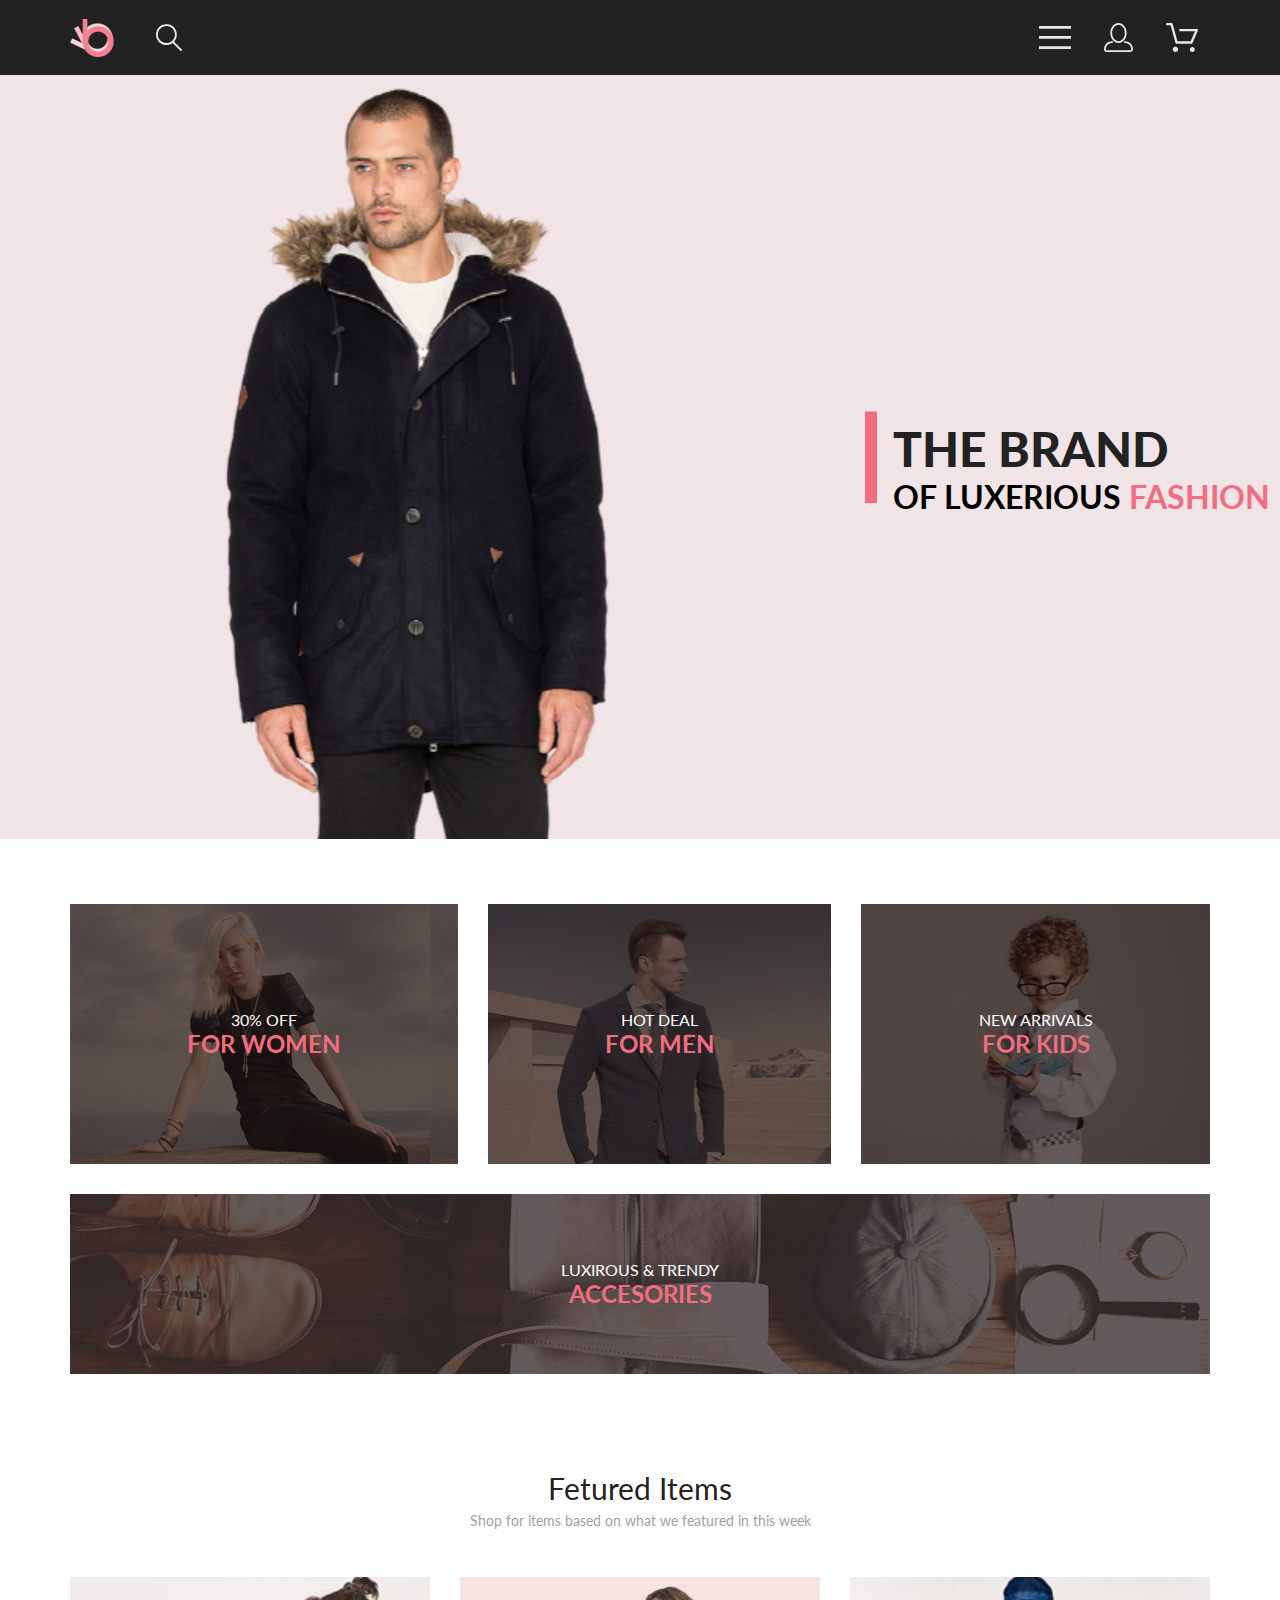
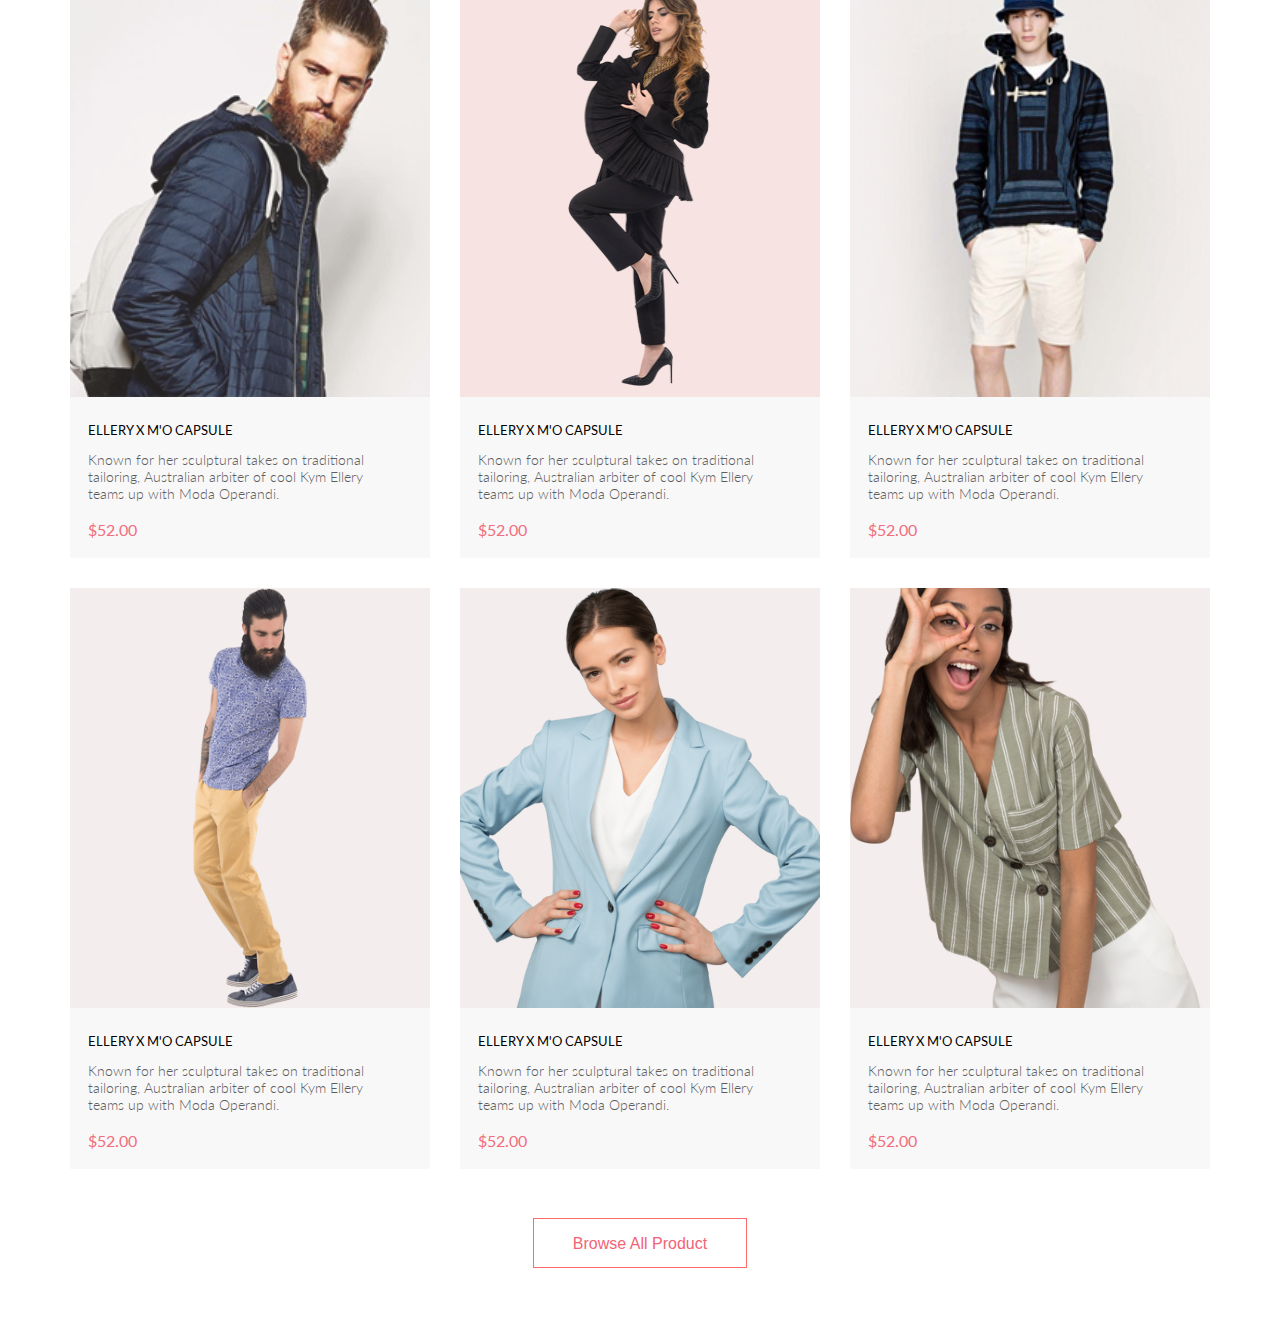
<file: HW6/index.html>
<!DOCTYPE html>
<html lang="en">
    <head>
        <link rel="preconnect" href="https://fonts.googleapis.com">
        <link rel="preconnect" href="https://fonts.gstatic.com" crossorigin>
        <link href="https://fonts.googleapis.com/css2?family=Lato:wght@400;700;900&display=swap" rel="stylesheet">
        <meta charset="UTF-8">
        <meta http-equiv="X-UA-Compatible" content="IE=edge">
        <meta name="viewport" content="width=device-width, initial-scale=1.0">
        <title>HW6</title>
        <link rel="stylesheet" href="style.css">
    </head>
    <body>
        <!-- header -->
        <header class="header center">
            <div class="header__logo">
                <img src="img/header_logo.svg" alt="logo">
                <img src="img/forma-1.svg" alt="menu sign">
            </div>
            <div class="header__menu">
                <img src="img/forma-2.svg" alt="logo">
                <img class="hidden" src="img/forma-3.svg" alt="menu sign">
                <img class="hidden" src="img/forma-4.svg" alt="menu sign">
            </div>
        </header>
        <!-- top content -->
        <div class="top_content">
            <img class="top_image" src="img/top_photo.svg" alt="top_photo">
            <div class="top__slogan">
                <img class="top_stick" src="img/top_stick.svg" alt="top stick">
                <div class="top_text">
                    <h1 class="top__title">THE BRAND</h1>
                    <h2 class="top__subtitle">
                        OF LUXERIOUS
                        <span class="subtitle_color">FASHION</span>
                    </h2>
                </div>
            </div>
        </div>
        <!-- offer -->
        <div class="content__offer offer center">
            <div class="offer__item">
                <a href="#">
                    <h2 class="offer__title">30% OFF</h2>
                    <h2 class="offer__subtitle">FOR WOMEN</h2>
                </a>
            </div>
            <div class="offer__item">
                <a href="#">
                    <h2 class="offer__title">HOT DEAL</h2>
                    <h2 class="offer__subtitle">FOR MEN</h2>
                </a>
            </div>
            <div class="offer__item">
                <a href="#">
                    <h2 class="offer__title">NEW ARRIVALS</h2>
                    <h2 class="offer__subtitle">FOR KIDS</h2>
                </a>
            </div>
            <div class="offer__item">
                <a href="#">
                    <h2 class="offer__title">LUXIROUS &amp; TRENDY</h2>
                    <h2 class="offer__subtitle">ACCESORIES</h2>
                </a>
            </div>
        </div>
        <!-- products -->
        <div class="content__products center">
            <h2 class="products__title">Fetured Items</h2>
            <p class="products__text">Shop for items based on what we featured in this week</p>
            <div class="products__items">
                <div class="product__item">
                    <img class="products__image" src="img/product_photo1.svg" alt="item photo">
                    <a href="#" class="products__name">ELLERY X M'O CAPSULE</a>
                    <p class="products__description">Known for her sculptural takes on traditional tailoring, Australian arbiter of cool Kym Ellery teams up with Moda Operandi.</p>
                    <p class="products__price">$52.00</p>
                </div>
                <div class="product__item">
                    <img class="products__image" src="img/product_photo2.svg" alt="item photo">
                    <a href="#" class="products__name">ELLERY X M'O CAPSULE</a>
                    <p class="products__description">Known for her sculptural takes on traditional tailoring, Australian arbiter of cool Kym Ellery teams up with Moda Operandi.</p>
                    <p class="products__price">$52.00</p>
                </div>
                <div class="product__item">
                    <img class="products__image" src="img/product_photo3.svg" alt="">
                    <a href="#" class="products__name">ELLERY X M'O CAPSULE</a>
                    <p class="products__description">Known for her sculptural takes on traditional tailoring, Australian arbiter of cool Kym Ellery teams up with Moda Operandi.</p>
                    <p class="products__price">$52.00</p>
                </div>
                <div class="product__item">
                    <img class="products__image" src="img/product_photo4.svg" alt="">
                    <a href="" class="products__name">ELLERY X M'O CAPSULE</a>
                    <p class="products__description">Known for her sculptural takes on traditional tailoring, Australian arbiter of cool Kym Ellery teams up with Moda Operandi.</p>
                    <p class="products__price">$52.00</p>
                </div>
                <div class="product__item">
                    <img class="products__image" src="img/product_photo5.svg" alt="">
                    <a href="#" class="products__name">ELLERY X M'O CAPSULE</a>
                    <p class="products__description">Known for her sculptural takes on traditional tailoring, Australian arbiter of cool Kym Ellery teams up with Moda Operandi.</p>
                    <p class="products__price">$52.00</p>
                </div>
                <div class="product__item">
                    <img class="products__image" src="img/product_photo6.svg" alt="item photo">
                    <a href="#" class="products__name">ELLERY X M'O CAPSULE</a>
                    <p class="products__description">Known for her sculptural takes on traditional tailoring, Australian arbiter of cool Kym Ellery teams up with Moda Operandi.</p>
                    <p class="products__price">$52.00</p>
                </div>
                
            </div>
            <div class="products__button">
                <button class="button-browse">Browse All Product</button>
            </div>
        </div>
    </body>
</html>
</file>
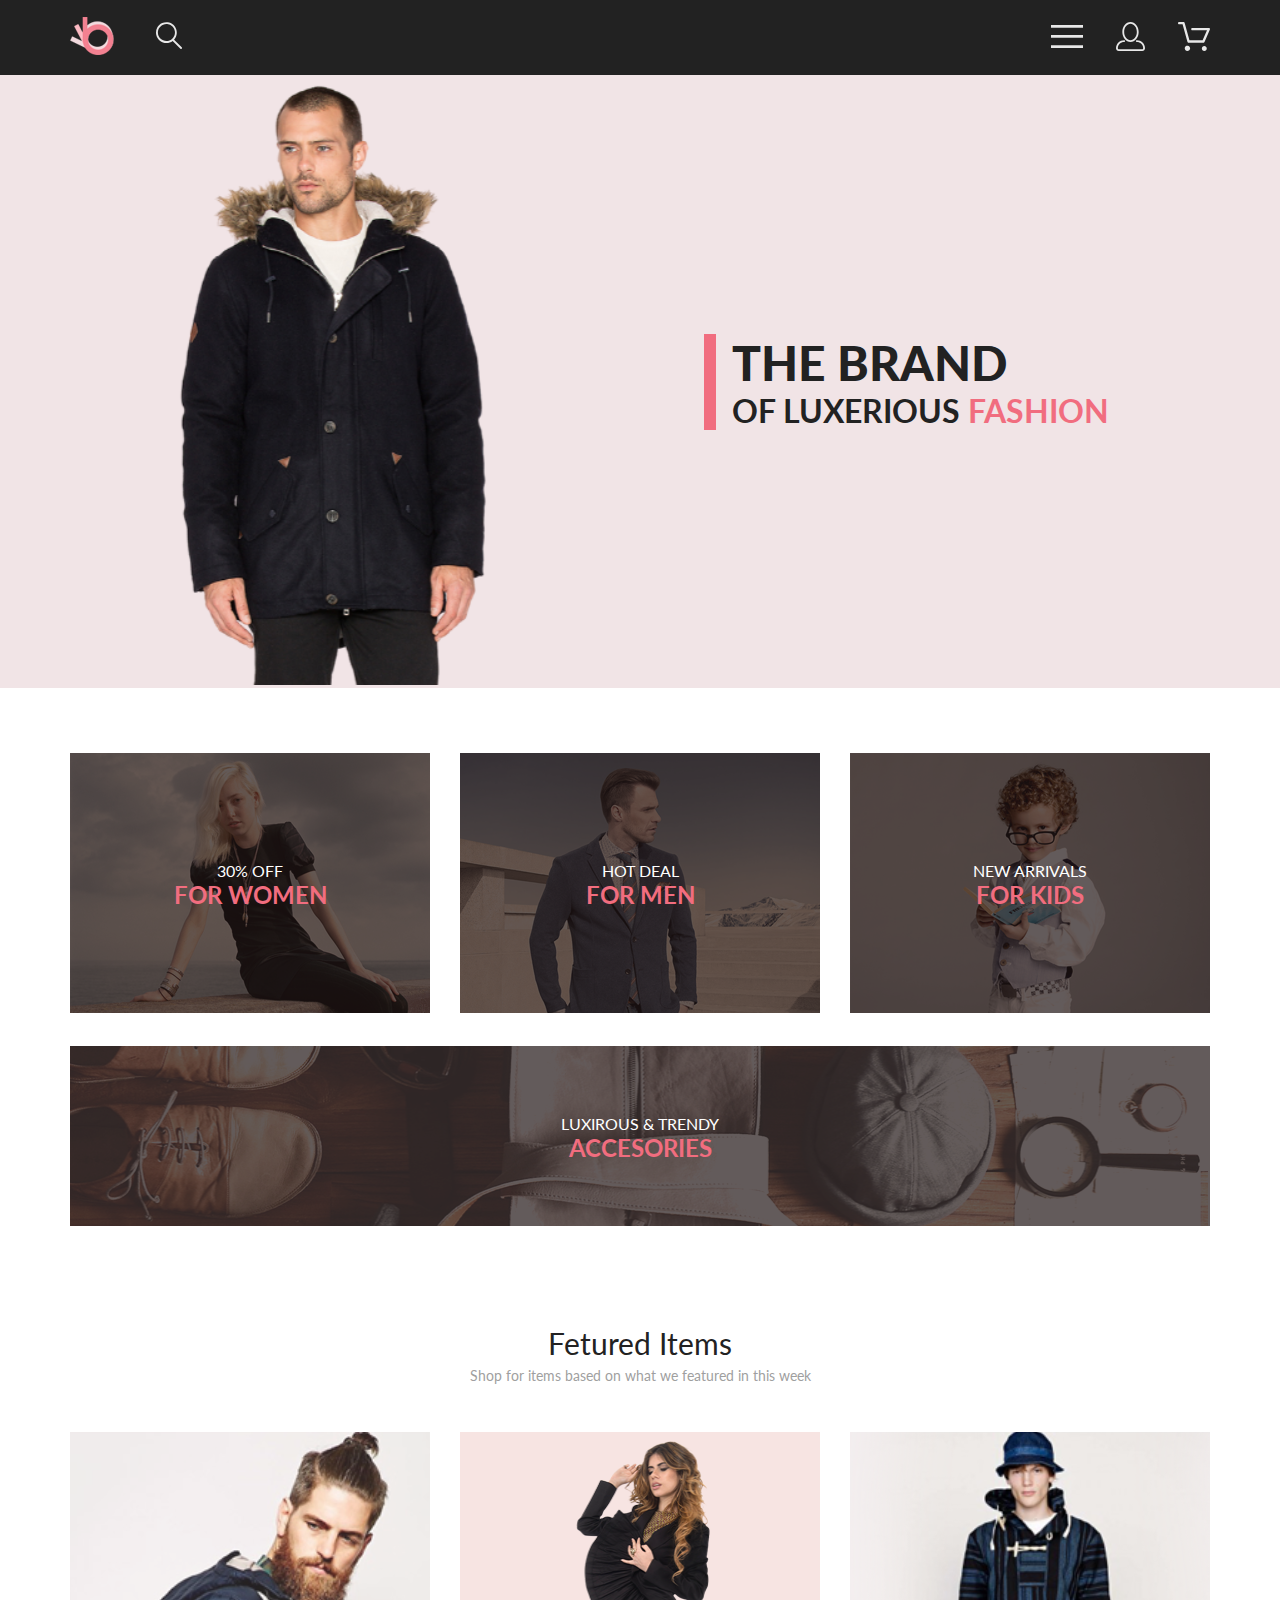
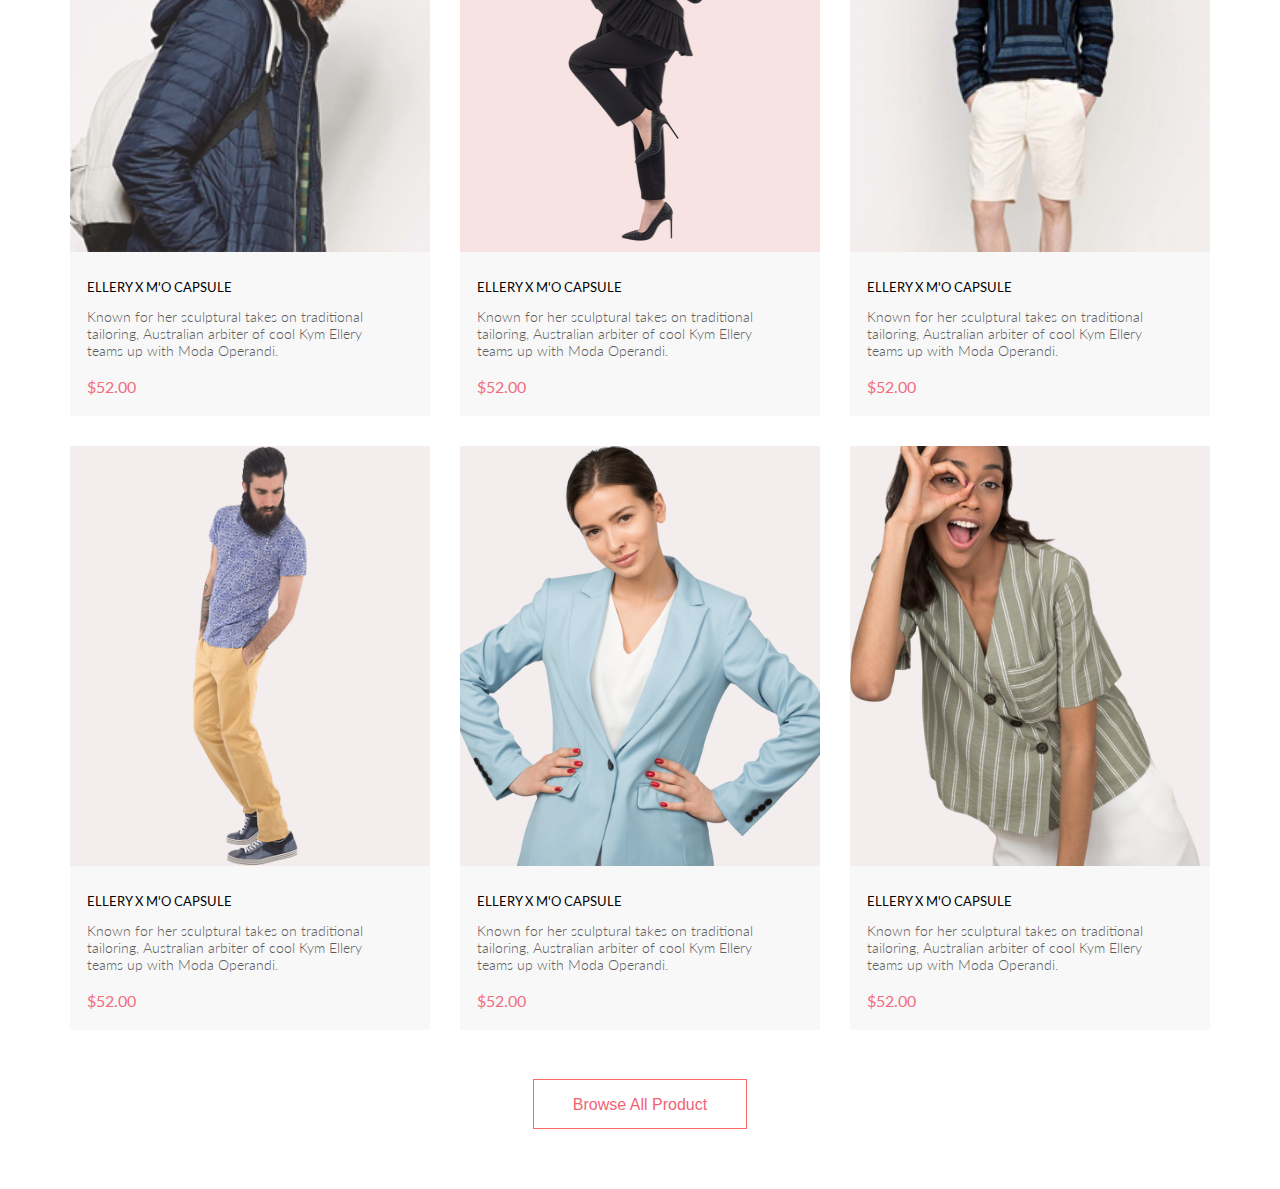
<file: HW7/index.html>
<!DOCTYPE html>
<html lang="en">
    <head>
        <link rel="preconnect" href="https://fonts.googleapis.com">
        <link rel="preconnect" href="https://fonts.gstatic.com" crossorigin>
        <link href="https://fonts.googleapis.com/css2?family=Lato:wght@400;700;900&display=swap" rel="stylesheet">
        <meta charset="UTF-8">
        <meta http-equiv="X-UA-Compatible" content="IE=edge">
        <meta name="viewport" content="width=device-width, initial-scale=1.0">
        <title>HW7</title>
        <link rel="stylesheet" href="style.css">
    </head>
    <body>
        <div class="page">
            <!-- header -->
            <header class="header center">
                <div class="header__left">
                    <a href="#">
                        <img src="img/header_logo.svg" alt="logo">
                    </a>
                    <a href="#">
                        <img src="img/forma-1.svg" alt="search">
                    </a>
                </div>
                <nav class="header__right">
                    <label for="header__check">
                        <img src="img/forma-2.svg" alt="menu">
                    </label>
                    <a class="???" href="#">
                        <img src="img/forma-3.svg" alt="registration">
                    </a>
                    <a class="???" href="#">
                        <img src="img/forma-4.svg" alt="cart">
                    </a>
                </nav>
            </header>
            <!-- top content -->
            <section class="top-content">
                <div class="top-content__image">
                    <img src="img/top_photo.svg" alt="top photo">
                </div>
                <div class="top-content__content">
                    <div class="top-content__info">
                        <h1 class="top-content__title">THE BRAND</h1>
                        <h2 class="top-content__subtitle">
                            OF LUXERIOUS
                            <span class="top-content__subtitle_colorful">FASHION</span>
                        </h2>
                    </div>
                </div>
            </section>
            <!-- offer -->
            <section class="content-offer center">
                <div class="content-offer__item">
                    <img class="content-offer__img" src="img/offer_pic1.svg" alt="offer image">
                    <div class="content-offer__content">
                        <p class="content-offer__title">30% OFF</p>
                        <h3 class="content-offer__subtitle">FOR WOMEN</h3>
                    </div>
                </div>
                <div class="content-offer__item">
                    <img class="content-offer__img" src="img/offer_pic2.svg" alt="offer image">
                    <div class="content-offer__content">
                        <p class="content-offer__title">HOT DEAL</p>
                        <h3 class="content-offer__subtitle">FOR MEN</h3>
                    </div>
                </div>
                <div class="content-offer__item">
                    <img class="content-offer__img" src="img/offer_pic3.svg" alt="offer image">
                    <div class="content-offer__content">
                        <p class="content-offer__title">NEW ARRIVALS</p>
                        <h3 class="content-offer__subtitle">FOR KIDS</h3>
                    </div>
                </div>
                <div class="content-offer__item content-offer__item_big">
                    <img class="content-offer__img" src="img/offer_pic4.svg" alt="offer image">
                    <div class="content-offer__content">
                        <p class="content-offer__title">LUXIROUS &amp; TRENDY</p>
                        <h3 class="content-offer__subtitle">ACCESORIES</h3>
                    </div>
                </div>
            </section>
            <!-- products -->
            <div class="content-products center">
                <h2 class="content-products__title">Fetured Items</h2>
                <p class="content-products__text">Shop for items based on what we featured in this week</p>
                <div class="content-products__items">
                    <div class="item">
                        <img class="item__image" src="img/product_photo1.svg" alt="item photo">
                        <div class="item__content">
                            <a href="#" class="item__name">ELLERY X M'O CAPSULE</a>
                            <p class="item__description">Known for her sculptural takes on traditional tailoring, Australian arbiter of cool Kym Ellery teams up with Moda Operandi.</p>
                            <p class="item__price">$52.00</p>
                        </div>
                    </div>
                    <div class="item">
                        <img class="item__image item__image_active" src="img/product_photo2.svg" alt="item photo">
                        <div class="item__content">
                            <a href="#" class="item__name">ELLERY X M'O CAPSULE</a>
                            <p class="item__description">Known for her sculptural takes on traditional tailoring, Australian arbiter of cool Kym Ellery teams up with Moda Operandi.</p>
                            <p class="item__price">$52.00</p>
                        </div>
                        <!-- <a href="#" class="item__add"><img src="" alt="add to cart">Add to Cart</a> -->
                    </div>
                    <div class="item">
                        <img class="item__image" src="img/product_photo3.svg" alt="item photo">
                        <div class="item__content">
                            <a href="#" class="item__name">ELLERY X M'O CAPSULE</a>
                            <p class="item__description">Known for her sculptural takes on traditional tailoring, Australian arbiter of cool Kym Ellery teams up with Moda Operandi.</p>
                            <p class="item__price">$52.00</p>
                        </div>
                    </div>
                    <div class="item">
                        <img class="item__image" src="img/product_photo4.svg" alt="item photo">
                        <div class="item__content">
                            <a href="#" class="item__name">ELLERY X M'O CAPSULE</a>
                            <p class="item__description">Known for her sculptural takes on traditional tailoring, Australian arbiter of cool Kym Ellery teams up with Moda Operandi.</p>
                            <p class="item__price">$52.00</p>
                        </div>
                    </div>
                    <div class="item">
                        <img class="item__image" src="img/product_photo5.svg" alt="item photo">
                        <div class="item__content">
                            <a href="#" class="item__name">ELLERY X M'O CAPSULE</a>
                            <p class="item__description">Known for her sculptural takes on traditional tailoring, Australian arbiter of cool Kym Ellery teams up with Moda Operandi.</p>
                            <p class="item__price">$52.00</p>
                        </div>
                    </div>
                    <div class="item">
                        <img class="item__image" src="img/product_photo6.svg" alt="item photo">
                        <div class="item__content">
                            <a href="#" class="item__name">ELLERY X M'O CAPSULE</a>
                            <p class="item__description">Known for her sculptural takes on traditional tailoring, Australian arbiter of cool Kym Ellery teams up with Moda Operandi.</p>
                            <p class="item__price">$52.00</p>
                        </div>
                    </div>
                </div>
                <div class="content-products__button">
                    <button class="content-products__browse">Browse All Product</button>
                </div>
            </div>
        </div>
    </body>
</html>
</file>
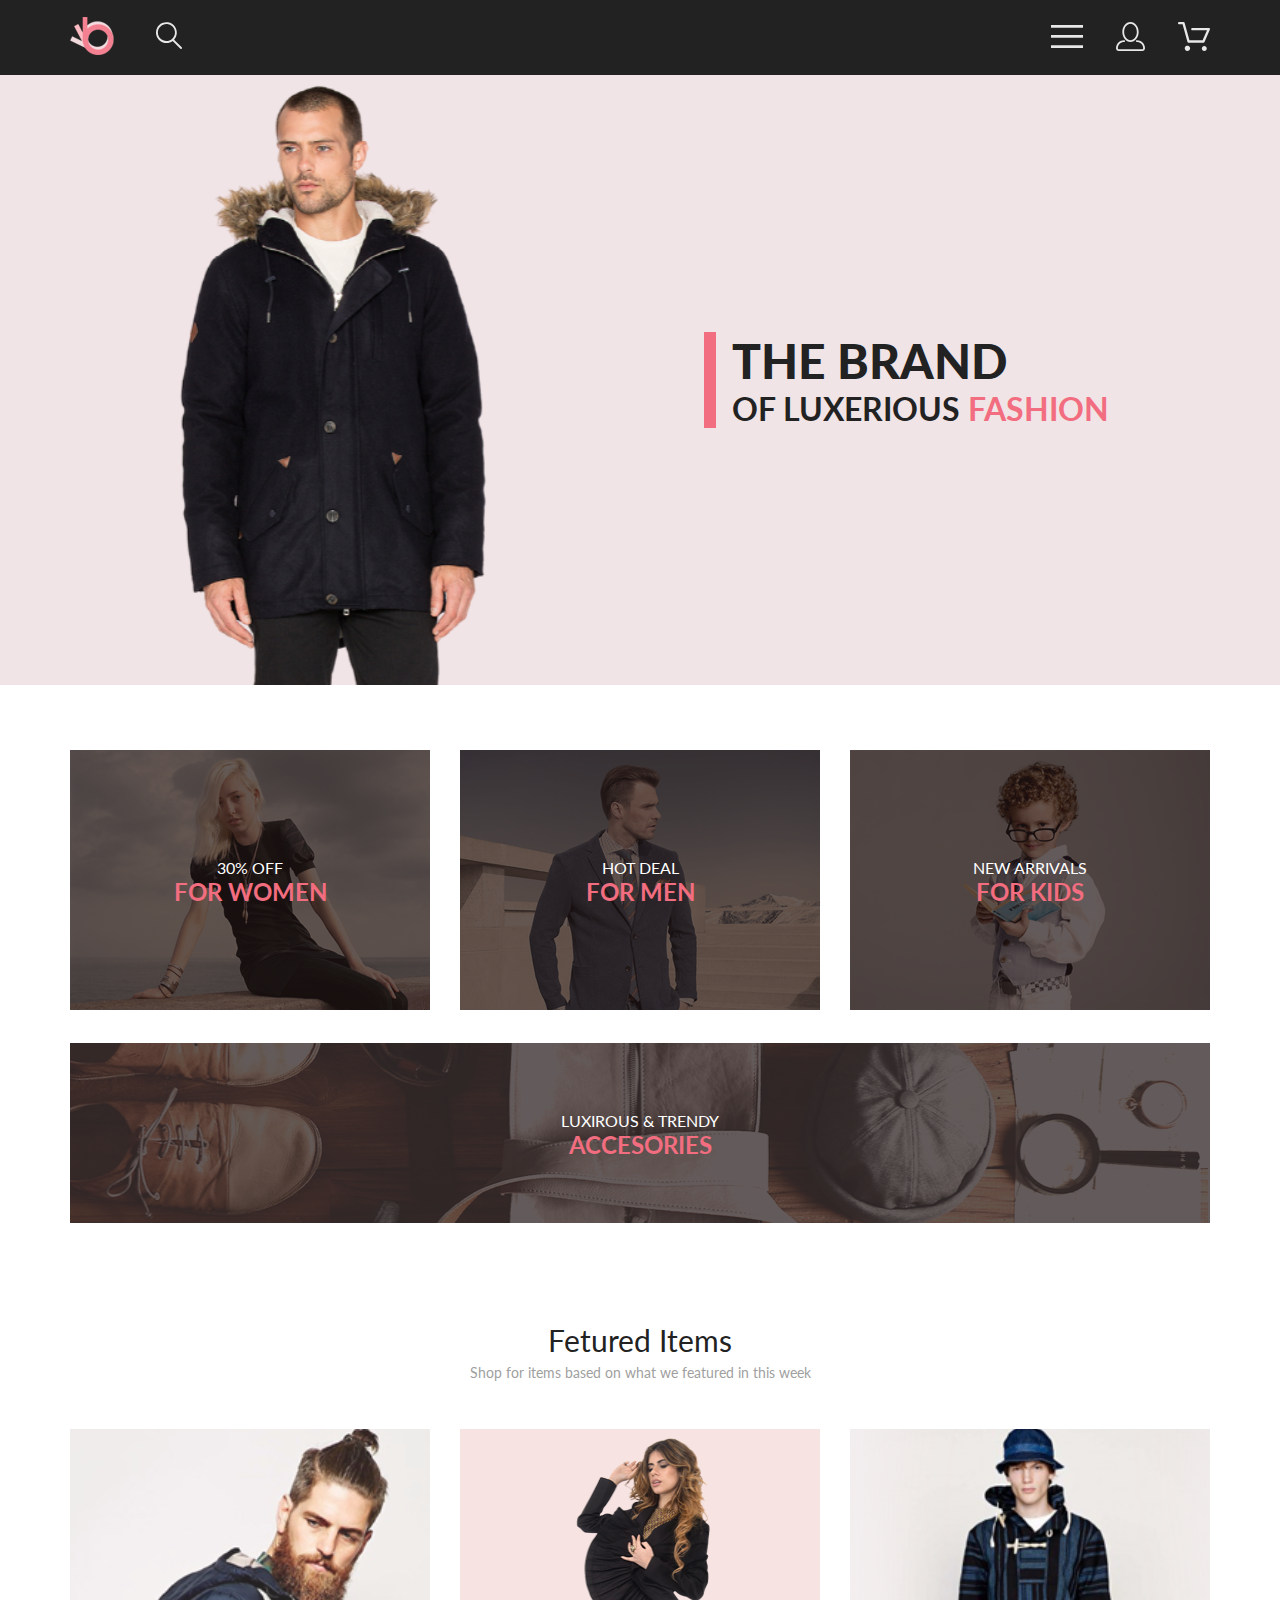
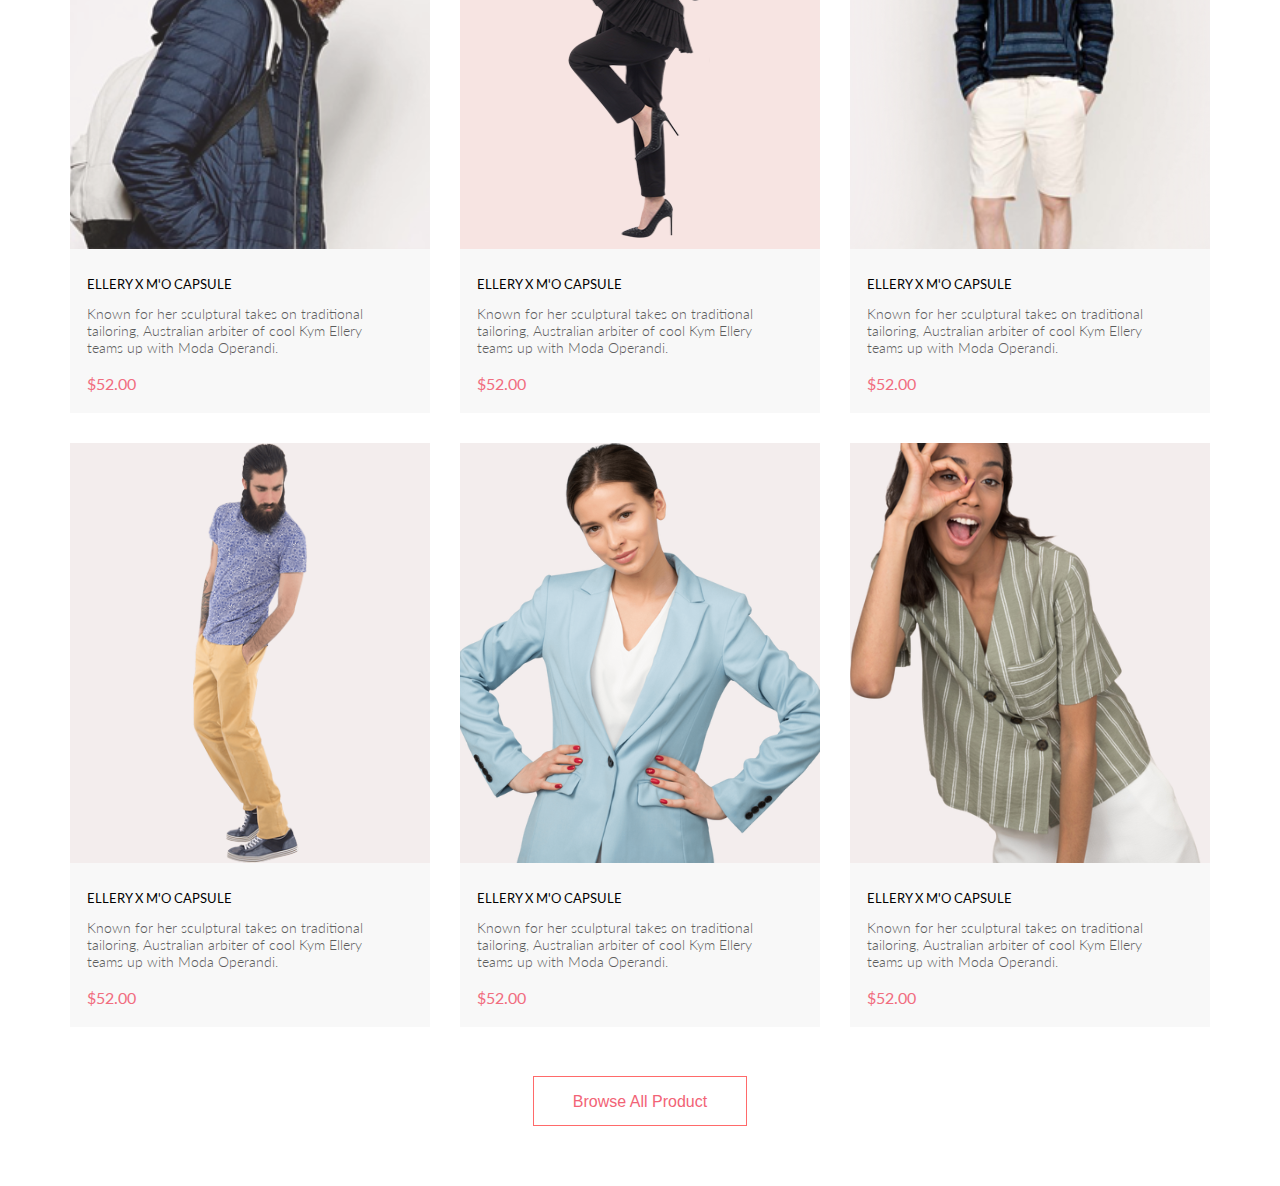
<file: HW8/index.html>
<!DOCTYPE html>
<html lang="en">
    <head>
        <link rel="preconnect" href="https://fonts.googleapis.com">
        <link rel="preconnect" href="https://fonts.gstatic.com" crossorigin>
        <link href="https://fonts.googleapis.com/css2?family=Lato:wght@400;700;900&display=swap" rel="stylesheet">
        <meta charset="UTF-8">
        <meta http-equiv="X-UA-Compatible" content="IE=edge">
        <meta name="viewport" content="width=device-width, initial-scale=1.0">
        <title>HW8</title>
        <link rel="stylesheet" href="style.css">
    </head>
    <body>
        <div class="page">
            <!-- header -->
            <header class="header center">
                <div class="header__left">
                    <a href="#">
                        <img src="img/header_logo.svg" alt="logo">
                    </a>
                    <a href="#">
                        <img src="img/forma-1.svg" alt="search">
                    </a>
                </div>
                <nav class="header__right">
                    <label for="header__check">
                        <img src="img/forma-2.svg" alt="menu">
                    </label>
                    <a class="hide" href="#">
                        <img src="img/forma-3.svg" alt="registration">
                    </a>
                    <a class="hide" href="#">
                        <img src="img/forma-4.svg" alt="cart">
                    </a>
                </nav>
            </header>
            <!-- top content -->
            <section class="top-content">
                <div class="top-content__image hide">
                    <img src="img/top_photo.svg" alt="top photo">
                </div>
                <div class="top-content__content">
                    <div class="top-content__info">
                        <h1 class="top-content__title">THE BRAND</h1>
                        <h2 class="top-content__subtitle">OF LUXERIOUS
                            <span class="top-content__subtitle_colorful">FASHION</span>
                        </h2>
                    </div>
                </div>
            </section>
            <!-- offer -->
            <section class="content-offer center">
                <div class="content-offer__item">
                    <img class="content-offer__img" src="img/offer_pic1.svg" alt="offer image">
                    <div class="content-offer__content">
                        <p class="content-offer__title">30% OFF</p>
                        <h3 class="content-offer__subtitle">FOR WOMEN</h3>
                    </div>
                </div>
                <div class="content-offer__item">
                    <img class="content-offer__img" src="img/offer_pic2.svg" alt="offer image">
                    <div class="content-offer__content">
                        <p class="content-offer__title">HOT DEAL</p>
                        <h3 class="content-offer__subtitle">FOR MEN</h3>
                    </div>
                </div>
                <div class="content-offer__item">
                    <img class="content-offer__img" src="img/offer_pic3.svg" alt="offer image">
                    <div class="content-offer__content">
                        <p class="content-offer__title">NEW ARRIVALS</p>
                        <h3 class="content-offer__subtitle">FOR KIDS</h3>
                    </div>
                </div>
                <div class="content-offer__item content-offer__item_big">
                    <img class="content-offer__img" src="img/offer_pic4.svg" alt="offer image">
                    <div class="content-offer__content">
                        <p class="content-offer__title">LUXIROUS &amp; TRENDY</p>
                        <h3 class="content-offer__subtitle">ACCESORIES</h3>
                    </div>
                </div>
            </section>
            <!-- products -->
            <div class="content-products center">
                <h2 class="content-products__title">Fetured Items</h2>
                <p class="content-products__text">Shop for items based on what we featured in this week</p>
                <div class="content-products__items">
                    <div class="item">
                        <img class="item__image" src="img/product_photo1.svg" alt="item photo">
                        <div class="item__content">
                            <a href="#" class="item__name">ELLERY X M'O CAPSULE</a>
                            <p class="item__description">Known for her sculptural takes on traditional tailoring, Australian arbiter of cool Kym Ellery teams up with Moda Operandi.</p>
                            <p class="item__price">$52.00</p>
                        </div>
                    </div>
                    <div class="item">
                        <img class="item__image item__image_active" src="img/product_photo2.svg" alt="item photo">
                        <div class="item__content">
                            <a href="#" class="item__name">ELLERY X M'O CAPSULE</a>
                            <p class="item__description">Known for her sculptural takes on traditional tailoring, Australian arbiter of cool Kym Ellery teams up with Moda Operandi.</p>
                            <p class="item__price">$52.00</p>
                        </div>
                        <!-- <a href="#" class="item__add"><img src="" alt="add to cart">Add to Cart</a> -->
                    </div>
                    <div class="item">
                        <img class="item__image" src="img/product_photo3.svg" alt="item photo">
                        <div class="item__content">
                            <a href="#" class="item__name">ELLERY X M'O CAPSULE</a>
                            <p class="item__description">Known for her sculptural takes on traditional tailoring, Australian arbiter of cool Kym Ellery teams up with Moda Operandi.</p>
                            <p class="item__price">$52.00</p>
                        </div>
                    </div>
                    <div class="item">
                        <img class="item__image" src="img/product_photo4.svg" alt="item photo">
                        <div class="item__content">
                            <a href="#" class="item__name">ELLERY X M'O CAPSULE</a>
                            <p class="item__description">Known for her sculptural takes on traditional tailoring, Australian arbiter of cool Kym Ellery teams up with Moda Operandi.</p>
                            <p class="item__price">$52.00</p>
                        </div>
                    </div>
                    <div class="item">
                        <img class="item__image" src="img/product_photo5.svg" alt="item photo">
                        <div class="item__content">
                            <a href="#" class="item__name">ELLERY X M'O CAPSULE</a>
                            <p class="item__description">Known for her sculptural takes on traditional tailoring, Australian arbiter of cool Kym Ellery teams up with Moda Operandi.</p>
                            <p class="item__price">$52.00</p>
                        </div>
                    </div>
                    <div class="item">
                        <img class="item__image" src="img/product_photo6.svg" alt="item photo">
                        <div class="item__content">
                            <a href="#" class="item__name">ELLERY X M'O CAPSULE</a>
                            <p class="item__description">Known for her sculptural takes on traditional tailoring, Australian arbiter of cool Kym Ellery teams up with Moda Operandi.</p>
                            <p class="item__price">$52.00</p>
                        </div>
                    </div>
                </div>
                <div class="content-products__button">
                    <button class="content-products__browse">Browse All Product</button>
                </div>
            </div>
        </div>
    </body>
</html>
</file>
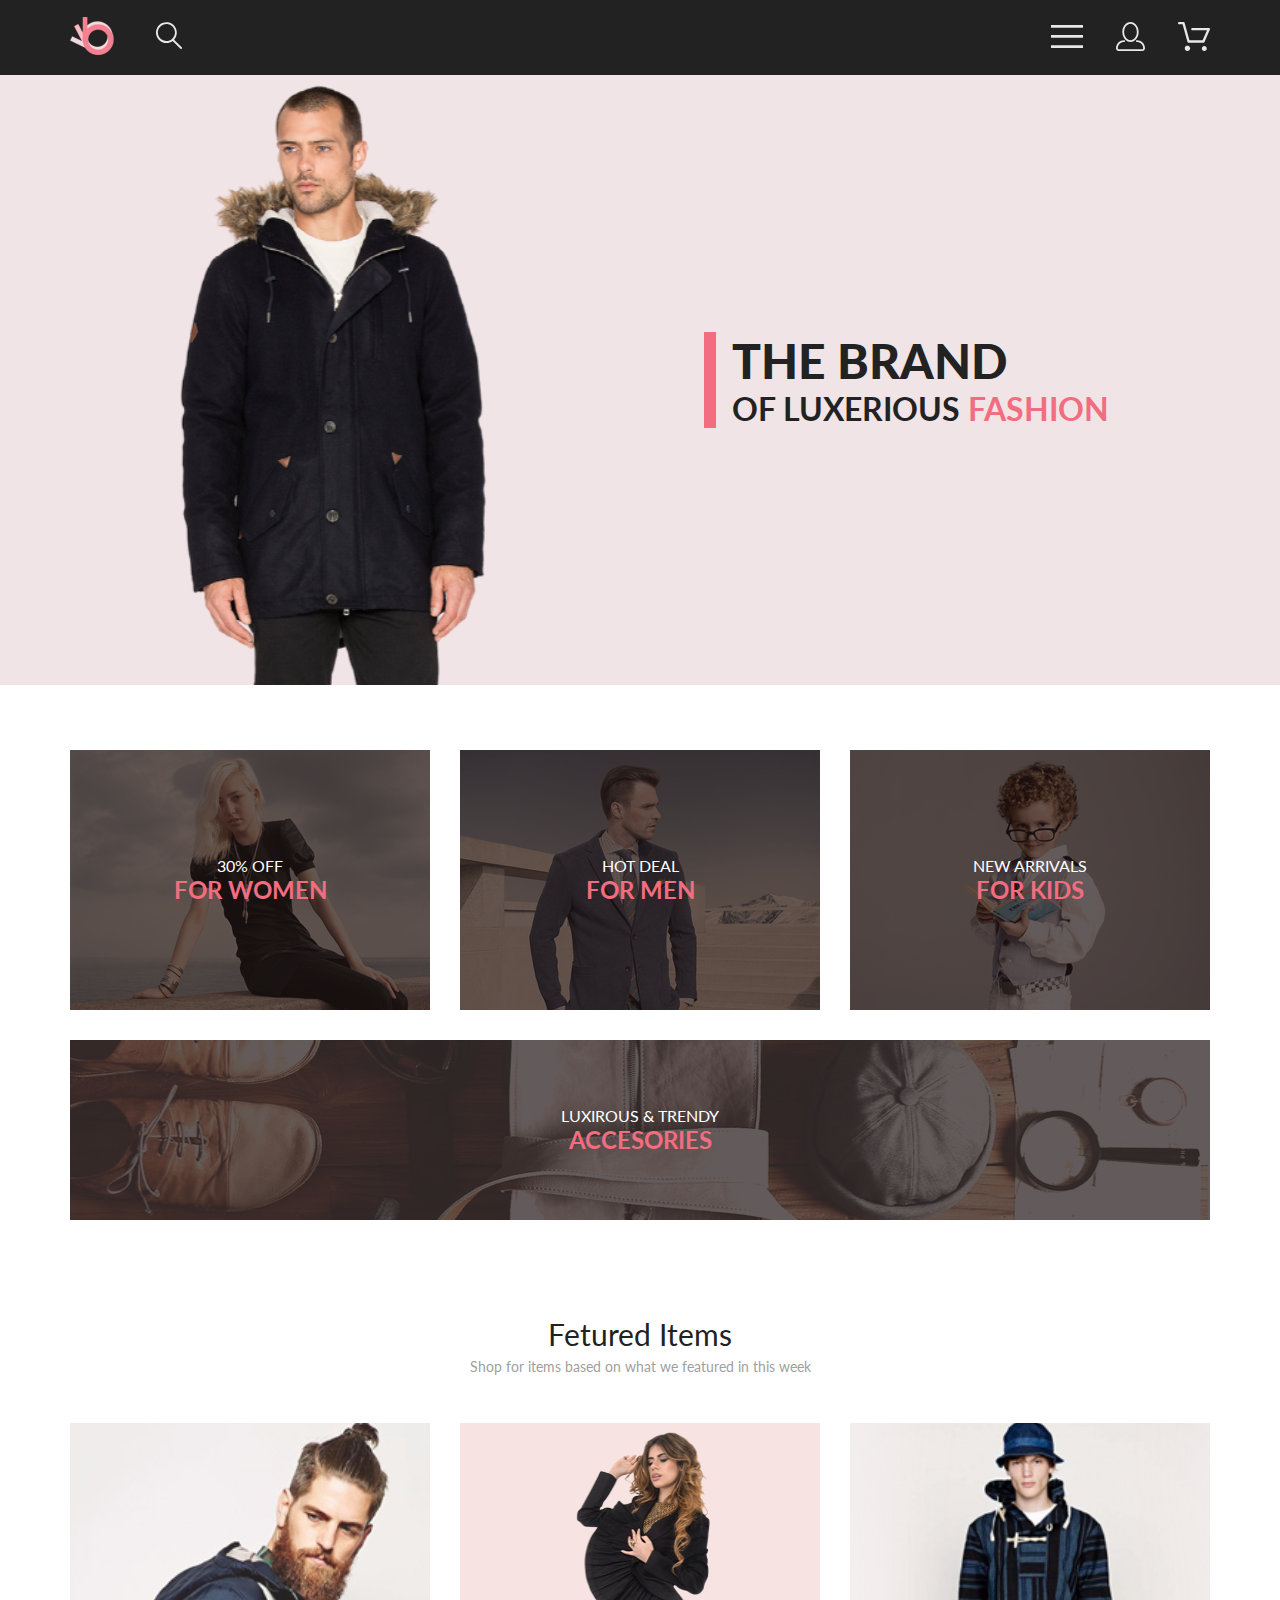
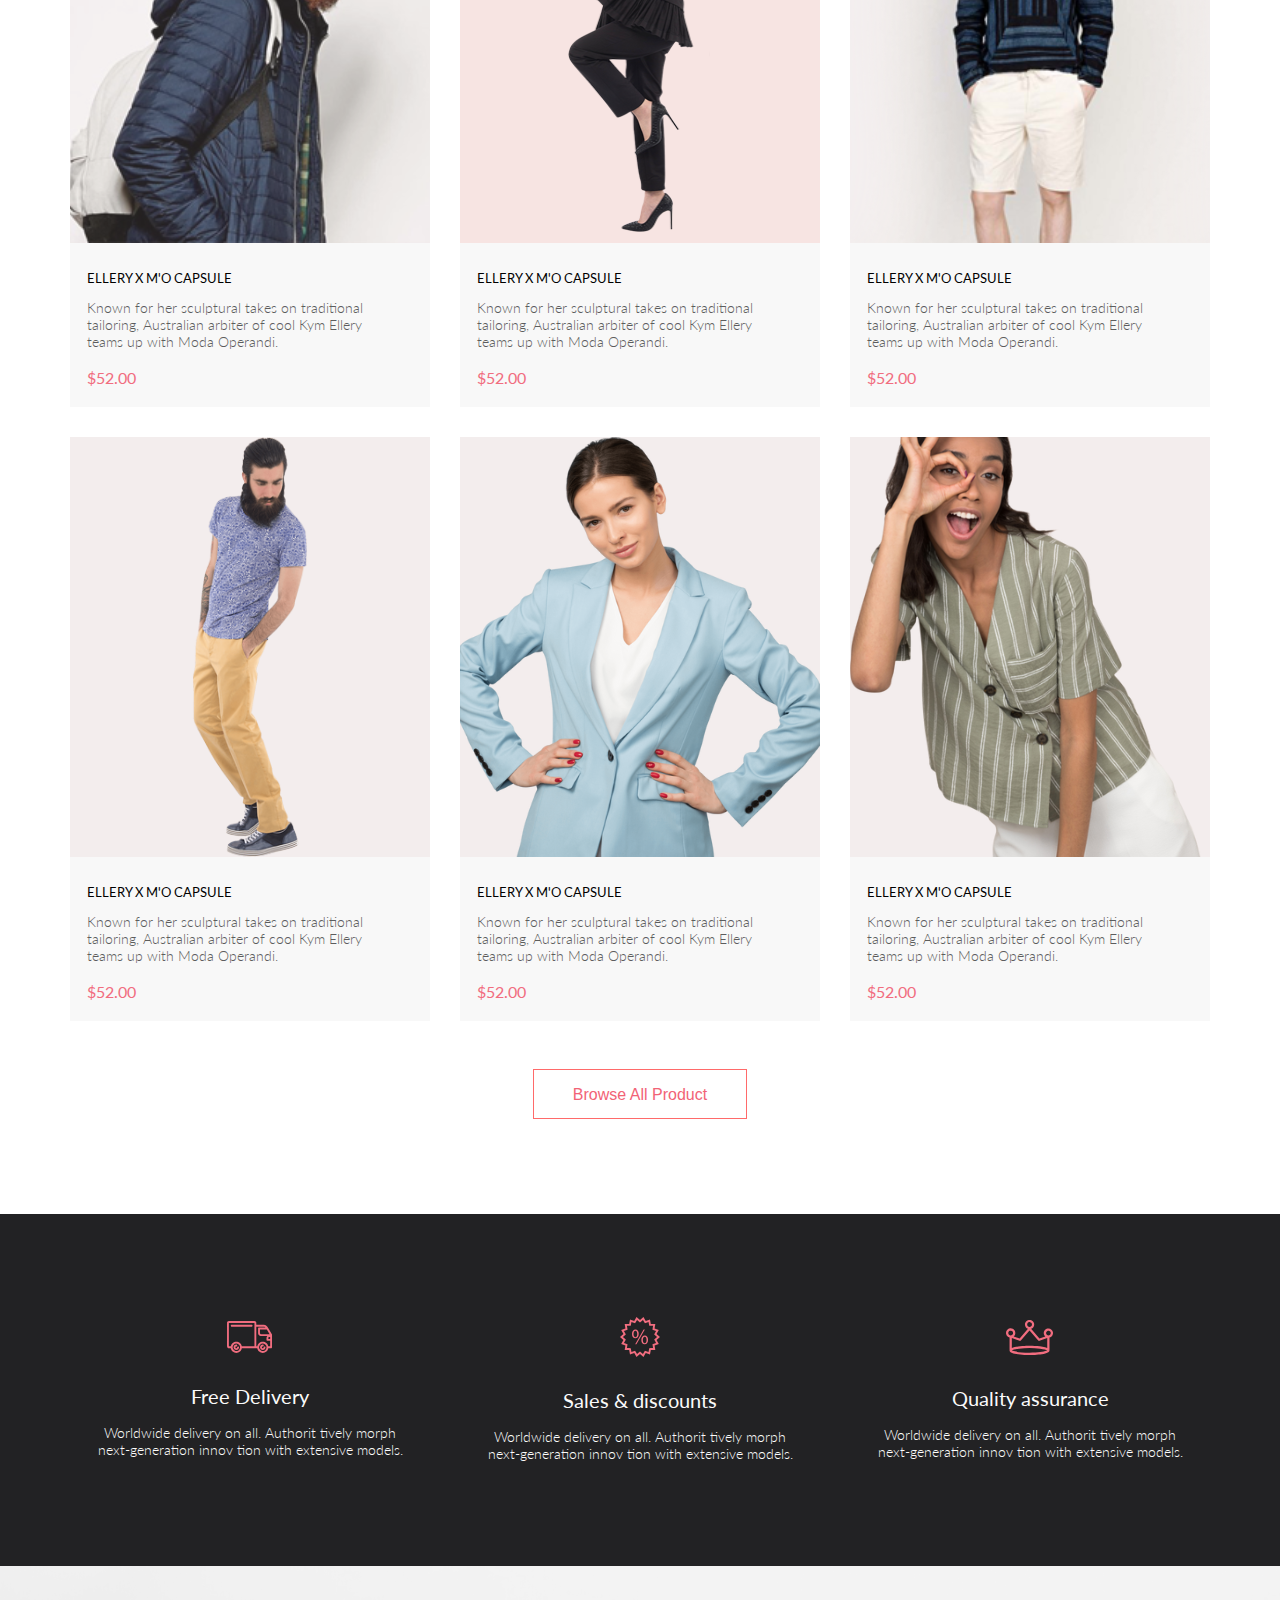
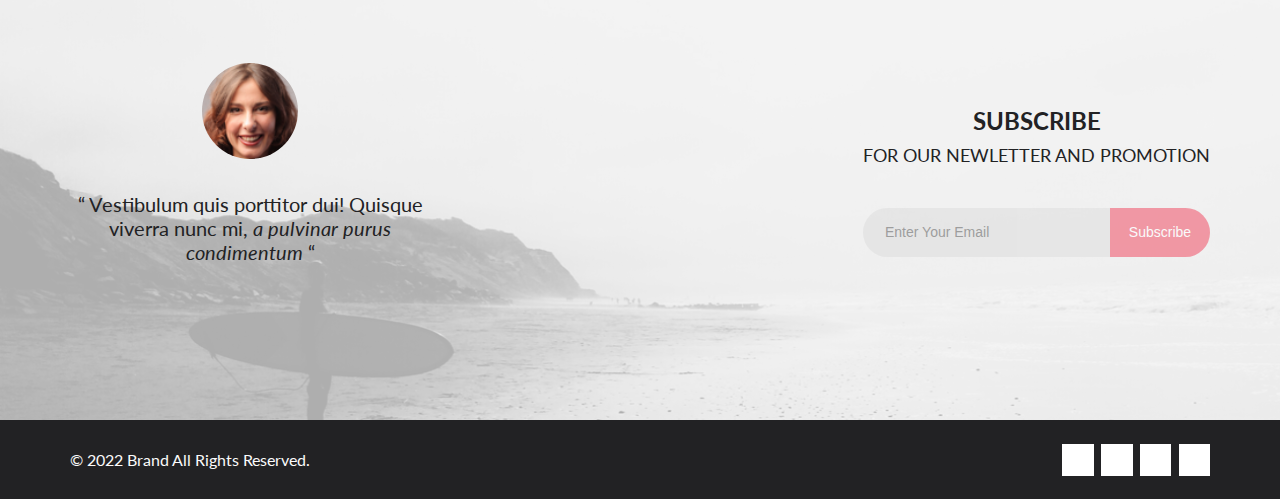
<file: HW9/index.html>
<!DOCTYPE html>
<html lang="en">
    <head>
        <link rel="preconnect" href="https://fonts.googleapis.com">
        <link rel="preconnect" href="https://fonts.gstatic.com" crossorigin>
        <link href="https://fonts.googleapis.com/css2?family=Lato:wght@300;400;700;900&display=swap" rel="stylesheet">
        <meta charset="UTF-8">
        <meta http-equiv="X-UA-Compatible" content="IE=edge">
        <meta name="viewport" content="width=device-width, initial-scale=1.0">
        <title>HW9</title>
        <link
            rel="stylesheet"
            href="https://cdnjs.cloudflare.com/ajax/libs/font-awesome/6.3.0/css/all.min.css"
            integrity="sha512-SzlrxWUlpfuzQ+pcUCosxcglQRNAq/DZjVsC0lE40xsADsfeQoEypE+enwcOiGjk/bSuGGKHEyjSoQ1zVisanQ=="
            crossorigin="anonymous"
            referrerpolicy="no-referrer"
        >
        <link rel="stylesheet" href="style.css">
    </head>
    <body>
        <div class="page">
            <!-- header -->
            <header class="header center">
                <div class="header__left">
                    <a href="#">
                        <img src="img/header_logo.svg" alt="logo">
                    </a>
                    <a href="#">
                        <img src="img/forma-1.svg" alt="search">
                    </a>
                </div>
                <nav class="header__right">
                    <label for="header__check">
                        <img src="img/forma-2.svg" alt="menu">
                    </label>
                    <a class="hide" href="#">
                        <img src="img/forma-3.svg" alt="registration">
                    </a>
                    <a class="hide" href="#">
                        <img src="img/forma-4.svg" alt="cart">
                    </a>
                </nav>
            </header>
            <!-- top content -->
            <section class="top-content">
                <div class="top-content__image hide">
                    <img src="img/top_photo.svg" alt="top photo">
                </div>
                <div class="top-content__content">
                    <div class="top-content__info">
                        <h1 class="top-content__title">THE BRAND</h1>
                        <h2 class="top-content__subtitle">
                            OF LUXERIOUS
                            <span class="top-content__subtitle_colorful">FASHION</span>
                        </h2>
                    </div>
                </div>
            </section>
            <!-- offer -->
            <section class="content-offer center">
                <div class="content-offer__item">
                    <img class="content-offer__img" src="img/offer_pic1.svg" alt="offer image">
                    <div class="content-offer__content">
                        <p class="content-offer__title">30% OFF</p>
                        <h3 class="content-offer__subtitle">FOR WOMEN</h3>
                    </div>
                </div>
                <div class="content-offer__item">
                    <img class="content-offer__img" src="img/offer_pic2.svg" alt="offer image">
                    <div class="content-offer__content">
                        <p class="content-offer__title">HOT DEAL</p>
                        <h3 class="content-offer__subtitle">FOR MEN</h3>
                    </div>
                </div>
                <div class="content-offer__item">
                    <img class="content-offer__img" src="img/offer_pic3.svg" alt="offer image">
                    <div class="content-offer__content">
                        <p class="content-offer__title">NEW ARRIVALS</p>
                        <h3 class="content-offer__subtitle">FOR KIDS</h3>
                    </div>
                </div>
                <div class="content-offer__item content-offer__item_big">
                    <img class="content-offer__img" src="img/offer_pic4.svg" alt="offer image">
                    <div class="content-offer__content">
                        <p class="content-offer__title">LUXIROUS &amp; TRENDY</p>
                        <h3 class="content-offer__subtitle">ACCESORIES</h3>
                    </div>
                </div>
            </section>
            <!-- products -->
            <section class="content-products center">
                <h2 class="content-products__title">Fetured Items</h2>
                <p class="content-products__text">Shop for items based on what we featured in this week</p>
                <div class="content-products__items">
                    <div class="item">
                        <img class="item__image" src="img/product_photo1.svg" alt="item photo">
                        <div class="item__content">
                            <a href="#" class="item__name">ELLERY X M'O CAPSULE</a>
                            <p class="item__description">Known for her sculptural takes on traditional tailoring, Australian arbiter of cool Kym Ellery teams up with Moda Operandi.</p>
                            <p class="item__price">$52.00</p>
                        </div>
                        <a href="#" class="item__add">
                            <svg
                                width="27"
                                height="25"
                                viewBox="0 0 27 25"
                                fill="none"
                                xmlns="http://www.w3.org/2000/svg"
                            >
                                <path d="M21.9521 23.2662H21.8397C21.2306 23.2662 20.7188 22.7666 20.6746 22.1289C20.6302 21.4602 21.1187 20.8781 21.7637 20.8341C21.7891 20.8324 21.8156 20.8315 21.8417 20.8315C22.4587 20.8315 22.9755 21.3214 23.0213 21.9482C23.0331 22.1967 22.9926 22.5509 22.7371 22.8434L22.7312 22.8502L22.7254 22.8571C22.5287 23.0907 22.2619 23.2316 21.9521 23.2662ZM8.22003 23.2599C7.56946 23.2599 7.04022 22.7169 7.04022 22.0496C7.04022 21.3827 7.56946 20.8401 8.22003 20.8401C8.87061 20.8401 9.39984 21.3827 9.39984 22.0496C9.39984 22.7169 8.87061 23.2599 8.22003 23.2599Z" fill="white"/>
                                <path d="M21.8765 22.2662C21.9215 22.2549 21.9428 22.2339 21.9605 22.2129C21.9683 22.2037 21.9761 22.1946 21.9839 22.1855C22.0204 22.1438 22.0237 22.0553 22.0229 22.0105C22.0097 21.9044 21.9189 21.8315 21.8417 21.8315C21.838 21.8315 21.8341 21.8317 21.8317 21.8318C21.7536 21.8372 21.6658 21.9409 21.6724 22.0625C21.6818 22.1793 21.7679 22.2662 21.8397 22.2662H21.8765ZM8.22003 22.2599C8.31921 22.2599 8.39984 22.1655 8.39984 22.0496C8.39984 21.9341 8.31921 21.8401 8.22003 21.8401C8.12091 21.8401 8.04022 21.9341 8.04022 22.0496C8.04022 22.1655 8.12091 22.2599 8.22003 22.2599ZM21.9999 24.2662C21.9522 24.2662 21.8883 24.2662 21.8397 24.2662C20.7021 24.2662 19.7571 23.3545 19.677 22.198C19.5969 20.9929 20.4942 19.9183 21.6957 19.8364C21.7446 19.8331 21.7933 19.8315 21.8417 19.8315C22.9804 19.8315 23.9418 20.7324 24.0195 21.8884C24.051 22.4915 23.8746 23.0612 23.4903 23.5012C23.106 23.9575 22.5768 24.2177 21.9999 24.2662ZM8.22003 24.2599C7.01581 24.2599 6.04022 23.2709 6.04022 22.0496C6.04022 20.8291 7.01581 19.8401 8.22003 19.8401C9.42419 19.8401 10.3998 20.8291 10.3998 22.0496C10.3998 23.2709 9.42419 24.2599 8.22003 24.2599ZM21.1989 17.3938H9.13354C8.70062 17.3938 8.31635 17.1005 8.2038 16.6775L4.27802 2.24768H1.52222C0.993896 2.24768 0.561035 1.80859 0.561035 1.27039C0.561035 0.733032 0.993896 0.292969 1.52222 0.292969H4.99982C5.43182 0.292969 5.8161 0.586304 5.92859 1.01025L9.85443 15.4391H20.5581L24.1149 7.13379H12.2583C11.7291 7.13379 11.2962 6.69373 11.2962 6.15649C11.2962 5.61914 11.7291 5.17908 12.2583 5.17908H25.5891C25.9095 5.17908 26.2146 5.34192 26.3901 5.61914C26.5665 5.89539 26.5989 6.23743 26.4702 6.547L22.08 16.807C21.9198 17.1653 21.5832 17.3938 21.1989 17.3938Z" fill="white"/>
                                <path d="M21.8765 22.2662C21.9215 22.2549 21.9428 22.2339 21.9605 22.2129C21.9683 22.2037 21.9761 22.1946 21.9839 22.1855C22.0204 22.1438 22.0237 22.0553 22.0229 22.0105C22.0097 21.9044 21.9189 21.8315 21.8417 21.8315C21.838 21.8315 21.8341 21.8317 21.8317 21.8318C21.7536 21.8372 21.6658 21.9409 21.6724 22.0625C21.6818 22.1793 21.7679 22.2662 21.8397 22.2662H21.8765ZM8.22003 22.2599C8.31921 22.2599 8.39984 22.1655 8.39984 22.0496C8.39984 21.9341 8.31921 21.8401 8.22003 21.8401C8.12091 21.8401 8.04022 21.9341 8.04022 22.0496C8.04022 22.1655 8.12091 22.2599 8.22003 22.2599ZM21.9999 24.2662C21.9522 24.2662 21.8883 24.2662 21.8397 24.2662C20.7021 24.2662 19.7571 23.3545 19.677 22.198C19.5969 20.9929 20.4942 19.9183 21.6957 19.8364C21.7446 19.8331 21.7933 19.8315 21.8417 19.8315C22.9804 19.8315 23.9418 20.7324 24.0195 21.8884C24.051 22.4915 23.8746 23.0612 23.4903 23.5012C23.106 23.9575 22.5768 24.2177 21.9999 24.2662ZM8.22003 24.2599C7.01581 24.2599 6.04022 23.2709 6.04022 22.0496C6.04022 20.8291 7.01581 19.8401 8.22003 19.8401C9.42419 19.8401 10.3998 20.8291 10.3998 22.0496C10.3998 23.2709 9.42419 24.2599 8.22003 24.2599ZM21.1989 17.3938H9.13354C8.70062 17.3938 8.31635 17.1005 8.2038 16.6775L4.27802 2.24768H1.52222C0.993896 2.24768 0.561035 1.80859 0.561035 1.27039C0.561035 0.733032 0.993896 0.292969 1.52222 0.292969H4.99982C5.43182 0.292969 5.8161 0.586304 5.92859 1.01025L9.85443 15.4391H20.5581L24.1149 7.13379H12.2583C11.7291 7.13379 11.2962 6.69373 11.2962 6.15649C11.2962 5.61914 11.7291 5.17908 12.2583 5.17908H25.5891C25.9095 5.17908 26.2146 5.34192 26.3901 5.61914C26.5665 5.89539 26.5989 6.23743 26.4702 6.547L22.08 16.807C21.9198 17.1653 21.5832 17.3938 21.1989 17.3938Z" fill="white"/>
                            </svg>
                            Add to Cart
                        </a>
                    </div>
                    <div class="item">
                        <img class="item__image item__image_active" src="img/product_photo2.svg" alt="item photo">
                        <div class="item__content">
                            <a href="#" class="item__name">ELLERY X M'O CAPSULE</a>
                            <p class="item__description">Known for her sculptural takes on traditional tailoring, Australian arbiter of cool Kym Ellery teams up with Moda Operandi.</p>
                            <p class="item__price">$52.00</p>
                        </div>
                        <a href="#" class="item__add">
                            <svg
                                width="27"
                                height="25"
                                viewBox="0 0 27 25"
                                fill="none"
                                xmlns="http://www.w3.org/2000/svg"
                            >
                                <path d="M21.9521 23.2662H21.8397C21.2306 23.2662 20.7188 22.7666 20.6746 22.1289C20.6302 21.4602 21.1187 20.8781 21.7637 20.8341C21.7891 20.8324 21.8156 20.8315 21.8417 20.8315C22.4587 20.8315 22.9755 21.3214 23.0213 21.9482C23.0331 22.1967 22.9926 22.5509 22.7371 22.8434L22.7312 22.8502L22.7254 22.8571C22.5287 23.0907 22.2619 23.2316 21.9521 23.2662ZM8.22003 23.2599C7.56946 23.2599 7.04022 22.7169 7.04022 22.0496C7.04022 21.3827 7.56946 20.8401 8.22003 20.8401C8.87061 20.8401 9.39984 21.3827 9.39984 22.0496C9.39984 22.7169 8.87061 23.2599 8.22003 23.2599Z" fill="white"/>
                                <path d="M21.8765 22.2662C21.9215 22.2549 21.9428 22.2339 21.9605 22.2129C21.9683 22.2037 21.9761 22.1946 21.9839 22.1855C22.0204 22.1438 22.0237 22.0553 22.0229 22.0105C22.0097 21.9044 21.9189 21.8315 21.8417 21.8315C21.838 21.8315 21.8341 21.8317 21.8317 21.8318C21.7536 21.8372 21.6658 21.9409 21.6724 22.0625C21.6818 22.1793 21.7679 22.2662 21.8397 22.2662H21.8765ZM8.22003 22.2599C8.31921 22.2599 8.39984 22.1655 8.39984 22.0496C8.39984 21.9341 8.31921 21.8401 8.22003 21.8401C8.12091 21.8401 8.04022 21.9341 8.04022 22.0496C8.04022 22.1655 8.12091 22.2599 8.22003 22.2599ZM21.9999 24.2662C21.9522 24.2662 21.8883 24.2662 21.8397 24.2662C20.7021 24.2662 19.7571 23.3545 19.677 22.198C19.5969 20.9929 20.4942 19.9183 21.6957 19.8364C21.7446 19.8331 21.7933 19.8315 21.8417 19.8315C22.9804 19.8315 23.9418 20.7324 24.0195 21.8884C24.051 22.4915 23.8746 23.0612 23.4903 23.5012C23.106 23.9575 22.5768 24.2177 21.9999 24.2662ZM8.22003 24.2599C7.01581 24.2599 6.04022 23.2709 6.04022 22.0496C6.04022 20.8291 7.01581 19.8401 8.22003 19.8401C9.42419 19.8401 10.3998 20.8291 10.3998 22.0496C10.3998 23.2709 9.42419 24.2599 8.22003 24.2599ZM21.1989 17.3938H9.13354C8.70062 17.3938 8.31635 17.1005 8.2038 16.6775L4.27802 2.24768H1.52222C0.993896 2.24768 0.561035 1.80859 0.561035 1.27039C0.561035 0.733032 0.993896 0.292969 1.52222 0.292969H4.99982C5.43182 0.292969 5.8161 0.586304 5.92859 1.01025L9.85443 15.4391H20.5581L24.1149 7.13379H12.2583C11.7291 7.13379 11.2962 6.69373 11.2962 6.15649C11.2962 5.61914 11.7291 5.17908 12.2583 5.17908H25.5891C25.9095 5.17908 26.2146 5.34192 26.3901 5.61914C26.5665 5.89539 26.5989 6.23743 26.4702 6.547L22.08 16.807C21.9198 17.1653 21.5832 17.3938 21.1989 17.3938Z" fill="white"/>
                                <path d="M21.8765 22.2662C21.9215 22.2549 21.9428 22.2339 21.9605 22.2129C21.9683 22.2037 21.9761 22.1946 21.9839 22.1855C22.0204 22.1438 22.0237 22.0553 22.0229 22.0105C22.0097 21.9044 21.9189 21.8315 21.8417 21.8315C21.838 21.8315 21.8341 21.8317 21.8317 21.8318C21.7536 21.8372 21.6658 21.9409 21.6724 22.0625C21.6818 22.1793 21.7679 22.2662 21.8397 22.2662H21.8765ZM8.22003 22.2599C8.31921 22.2599 8.39984 22.1655 8.39984 22.0496C8.39984 21.9341 8.31921 21.8401 8.22003 21.8401C8.12091 21.8401 8.04022 21.9341 8.04022 22.0496C8.04022 22.1655 8.12091 22.2599 8.22003 22.2599ZM21.9999 24.2662C21.9522 24.2662 21.8883 24.2662 21.8397 24.2662C20.7021 24.2662 19.7571 23.3545 19.677 22.198C19.5969 20.9929 20.4942 19.9183 21.6957 19.8364C21.7446 19.8331 21.7933 19.8315 21.8417 19.8315C22.9804 19.8315 23.9418 20.7324 24.0195 21.8884C24.051 22.4915 23.8746 23.0612 23.4903 23.5012C23.106 23.9575 22.5768 24.2177 21.9999 24.2662ZM8.22003 24.2599C7.01581 24.2599 6.04022 23.2709 6.04022 22.0496C6.04022 20.8291 7.01581 19.8401 8.22003 19.8401C9.42419 19.8401 10.3998 20.8291 10.3998 22.0496C10.3998 23.2709 9.42419 24.2599 8.22003 24.2599ZM21.1989 17.3938H9.13354C8.70062 17.3938 8.31635 17.1005 8.2038 16.6775L4.27802 2.24768H1.52222C0.993896 2.24768 0.561035 1.80859 0.561035 1.27039C0.561035 0.733032 0.993896 0.292969 1.52222 0.292969H4.99982C5.43182 0.292969 5.8161 0.586304 5.92859 1.01025L9.85443 15.4391H20.5581L24.1149 7.13379H12.2583C11.7291 7.13379 11.2962 6.69373 11.2962 6.15649C11.2962 5.61914 11.7291 5.17908 12.2583 5.17908H25.5891C25.9095 5.17908 26.2146 5.34192 26.3901 5.61914C26.5665 5.89539 26.5989 6.23743 26.4702 6.547L22.08 16.807C21.9198 17.1653 21.5832 17.3938 21.1989 17.3938Z" fill="white"/>
                            </svg>
                            Add to Cart
                        </a>
                    </div>
                    <div class="item">
                        <img class="item__image" src="img/product_photo3.svg" alt="item photo">
                        <div class="item__content">
                            <a href="#" class="item__name">ELLERY X M'O CAPSULE</a>
                            <p class="item__description">Known for her sculptural takes on traditional tailoring, Australian arbiter of cool Kym Ellery teams up with Moda Operandi.</p>
                            <p class="item__price">$52.00</p>
                        </div>
                        <a href="#" class="item__add">
                            <svg
                                width="27"
                                height="25"
                                viewBox="0 0 27 25"
                                fill="none"
                                xmlns="http://www.w3.org/2000/svg"
                            >
                                <path d="M21.9521 23.2662H21.8397C21.2306 23.2662 20.7188 22.7666 20.6746 22.1289C20.6302 21.4602 21.1187 20.8781 21.7637 20.8341C21.7891 20.8324 21.8156 20.8315 21.8417 20.8315C22.4587 20.8315 22.9755 21.3214 23.0213 21.9482C23.0331 22.1967 22.9926 22.5509 22.7371 22.8434L22.7312 22.8502L22.7254 22.8571C22.5287 23.0907 22.2619 23.2316 21.9521 23.2662ZM8.22003 23.2599C7.56946 23.2599 7.04022 22.7169 7.04022 22.0496C7.04022 21.3827 7.56946 20.8401 8.22003 20.8401C8.87061 20.8401 9.39984 21.3827 9.39984 22.0496C9.39984 22.7169 8.87061 23.2599 8.22003 23.2599Z" fill="white"/>
                                <path d="M21.8765 22.2662C21.9215 22.2549 21.9428 22.2339 21.9605 22.2129C21.9683 22.2037 21.9761 22.1946 21.9839 22.1855C22.0204 22.1438 22.0237 22.0553 22.0229 22.0105C22.0097 21.9044 21.9189 21.8315 21.8417 21.8315C21.838 21.8315 21.8341 21.8317 21.8317 21.8318C21.7536 21.8372 21.6658 21.9409 21.6724 22.0625C21.6818 22.1793 21.7679 22.2662 21.8397 22.2662H21.8765ZM8.22003 22.2599C8.31921 22.2599 8.39984 22.1655 8.39984 22.0496C8.39984 21.9341 8.31921 21.8401 8.22003 21.8401C8.12091 21.8401 8.04022 21.9341 8.04022 22.0496C8.04022 22.1655 8.12091 22.2599 8.22003 22.2599ZM21.9999 24.2662C21.9522 24.2662 21.8883 24.2662 21.8397 24.2662C20.7021 24.2662 19.7571 23.3545 19.677 22.198C19.5969 20.9929 20.4942 19.9183 21.6957 19.8364C21.7446 19.8331 21.7933 19.8315 21.8417 19.8315C22.9804 19.8315 23.9418 20.7324 24.0195 21.8884C24.051 22.4915 23.8746 23.0612 23.4903 23.5012C23.106 23.9575 22.5768 24.2177 21.9999 24.2662ZM8.22003 24.2599C7.01581 24.2599 6.04022 23.2709 6.04022 22.0496C6.04022 20.8291 7.01581 19.8401 8.22003 19.8401C9.42419 19.8401 10.3998 20.8291 10.3998 22.0496C10.3998 23.2709 9.42419 24.2599 8.22003 24.2599ZM21.1989 17.3938H9.13354C8.70062 17.3938 8.31635 17.1005 8.2038 16.6775L4.27802 2.24768H1.52222C0.993896 2.24768 0.561035 1.80859 0.561035 1.27039C0.561035 0.733032 0.993896 0.292969 1.52222 0.292969H4.99982C5.43182 0.292969 5.8161 0.586304 5.92859 1.01025L9.85443 15.4391H20.5581L24.1149 7.13379H12.2583C11.7291 7.13379 11.2962 6.69373 11.2962 6.15649C11.2962 5.61914 11.7291 5.17908 12.2583 5.17908H25.5891C25.9095 5.17908 26.2146 5.34192 26.3901 5.61914C26.5665 5.89539 26.5989 6.23743 26.4702 6.547L22.08 16.807C21.9198 17.1653 21.5832 17.3938 21.1989 17.3938Z" fill="white"/>
                                <path d="M21.8765 22.2662C21.9215 22.2549 21.9428 22.2339 21.9605 22.2129C21.9683 22.2037 21.9761 22.1946 21.9839 22.1855C22.0204 22.1438 22.0237 22.0553 22.0229 22.0105C22.0097 21.9044 21.9189 21.8315 21.8417 21.8315C21.838 21.8315 21.8341 21.8317 21.8317 21.8318C21.7536 21.8372 21.6658 21.9409 21.6724 22.0625C21.6818 22.1793 21.7679 22.2662 21.8397 22.2662H21.8765ZM8.22003 22.2599C8.31921 22.2599 8.39984 22.1655 8.39984 22.0496C8.39984 21.9341 8.31921 21.8401 8.22003 21.8401C8.12091 21.8401 8.04022 21.9341 8.04022 22.0496C8.04022 22.1655 8.12091 22.2599 8.22003 22.2599ZM21.9999 24.2662C21.9522 24.2662 21.8883 24.2662 21.8397 24.2662C20.7021 24.2662 19.7571 23.3545 19.677 22.198C19.5969 20.9929 20.4942 19.9183 21.6957 19.8364C21.7446 19.8331 21.7933 19.8315 21.8417 19.8315C22.9804 19.8315 23.9418 20.7324 24.0195 21.8884C24.051 22.4915 23.8746 23.0612 23.4903 23.5012C23.106 23.9575 22.5768 24.2177 21.9999 24.2662ZM8.22003 24.2599C7.01581 24.2599 6.04022 23.2709 6.04022 22.0496C6.04022 20.8291 7.01581 19.8401 8.22003 19.8401C9.42419 19.8401 10.3998 20.8291 10.3998 22.0496C10.3998 23.2709 9.42419 24.2599 8.22003 24.2599ZM21.1989 17.3938H9.13354C8.70062 17.3938 8.31635 17.1005 8.2038 16.6775L4.27802 2.24768H1.52222C0.993896 2.24768 0.561035 1.80859 0.561035 1.27039C0.561035 0.733032 0.993896 0.292969 1.52222 0.292969H4.99982C5.43182 0.292969 5.8161 0.586304 5.92859 1.01025L9.85443 15.4391H20.5581L24.1149 7.13379H12.2583C11.7291 7.13379 11.2962 6.69373 11.2962 6.15649C11.2962 5.61914 11.7291 5.17908 12.2583 5.17908H25.5891C25.9095 5.17908 26.2146 5.34192 26.3901 5.61914C26.5665 5.89539 26.5989 6.23743 26.4702 6.547L22.08 16.807C21.9198 17.1653 21.5832 17.3938 21.1989 17.3938Z" fill="white"/>
                            </svg>
                            Add to Cart
                        </a>
                    </div>
                    <div class="item">
                        <img class="item__image" src="img/product_photo4.svg" alt="item photo">
                        <div class="item__content">
                            <a href="#" class="item__name">ELLERY X M'O CAPSULE</a>
                            <p class="item__description">Known for her sculptural takes on traditional tailoring, Australian arbiter of cool Kym Ellery teams up with Moda Operandi.</p>
                            <p class="item__price">$52.00</p>
                        </div>
                        <a href="#" class="item__add">
                            <svg
                                width="27"
                                height="25"
                                viewBox="0 0 27 25"
                                fill="none"
                                xmlns="http://www.w3.org/2000/svg"
                            >
                                <path d="M21.9521 23.2662H21.8397C21.2306 23.2662 20.7188 22.7666 20.6746 22.1289C20.6302 21.4602 21.1187 20.8781 21.7637 20.8341C21.7891 20.8324 21.8156 20.8315 21.8417 20.8315C22.4587 20.8315 22.9755 21.3214 23.0213 21.9482C23.0331 22.1967 22.9926 22.5509 22.7371 22.8434L22.7312 22.8502L22.7254 22.8571C22.5287 23.0907 22.2619 23.2316 21.9521 23.2662ZM8.22003 23.2599C7.56946 23.2599 7.04022 22.7169 7.04022 22.0496C7.04022 21.3827 7.56946 20.8401 8.22003 20.8401C8.87061 20.8401 9.39984 21.3827 9.39984 22.0496C9.39984 22.7169 8.87061 23.2599 8.22003 23.2599Z" fill="white"/>
                                <path d="M21.8765 22.2662C21.9215 22.2549 21.9428 22.2339 21.9605 22.2129C21.9683 22.2037 21.9761 22.1946 21.9839 22.1855C22.0204 22.1438 22.0237 22.0553 22.0229 22.0105C22.0097 21.9044 21.9189 21.8315 21.8417 21.8315C21.838 21.8315 21.8341 21.8317 21.8317 21.8318C21.7536 21.8372 21.6658 21.9409 21.6724 22.0625C21.6818 22.1793 21.7679 22.2662 21.8397 22.2662H21.8765ZM8.22003 22.2599C8.31921 22.2599 8.39984 22.1655 8.39984 22.0496C8.39984 21.9341 8.31921 21.8401 8.22003 21.8401C8.12091 21.8401 8.04022 21.9341 8.04022 22.0496C8.04022 22.1655 8.12091 22.2599 8.22003 22.2599ZM21.9999 24.2662C21.9522 24.2662 21.8883 24.2662 21.8397 24.2662C20.7021 24.2662 19.7571 23.3545 19.677 22.198C19.5969 20.9929 20.4942 19.9183 21.6957 19.8364C21.7446 19.8331 21.7933 19.8315 21.8417 19.8315C22.9804 19.8315 23.9418 20.7324 24.0195 21.8884C24.051 22.4915 23.8746 23.0612 23.4903 23.5012C23.106 23.9575 22.5768 24.2177 21.9999 24.2662ZM8.22003 24.2599C7.01581 24.2599 6.04022 23.2709 6.04022 22.0496C6.04022 20.8291 7.01581 19.8401 8.22003 19.8401C9.42419 19.8401 10.3998 20.8291 10.3998 22.0496C10.3998 23.2709 9.42419 24.2599 8.22003 24.2599ZM21.1989 17.3938H9.13354C8.70062 17.3938 8.31635 17.1005 8.2038 16.6775L4.27802 2.24768H1.52222C0.993896 2.24768 0.561035 1.80859 0.561035 1.27039C0.561035 0.733032 0.993896 0.292969 1.52222 0.292969H4.99982C5.43182 0.292969 5.8161 0.586304 5.92859 1.01025L9.85443 15.4391H20.5581L24.1149 7.13379H12.2583C11.7291 7.13379 11.2962 6.69373 11.2962 6.15649C11.2962 5.61914 11.7291 5.17908 12.2583 5.17908H25.5891C25.9095 5.17908 26.2146 5.34192 26.3901 5.61914C26.5665 5.89539 26.5989 6.23743 26.4702 6.547L22.08 16.807C21.9198 17.1653 21.5832 17.3938 21.1989 17.3938Z" fill="white"/>
                                <path d="M21.8765 22.2662C21.9215 22.2549 21.9428 22.2339 21.9605 22.2129C21.9683 22.2037 21.9761 22.1946 21.9839 22.1855C22.0204 22.1438 22.0237 22.0553 22.0229 22.0105C22.0097 21.9044 21.9189 21.8315 21.8417 21.8315C21.838 21.8315 21.8341 21.8317 21.8317 21.8318C21.7536 21.8372 21.6658 21.9409 21.6724 22.0625C21.6818 22.1793 21.7679 22.2662 21.8397 22.2662H21.8765ZM8.22003 22.2599C8.31921 22.2599 8.39984 22.1655 8.39984 22.0496C8.39984 21.9341 8.31921 21.8401 8.22003 21.8401C8.12091 21.8401 8.04022 21.9341 8.04022 22.0496C8.04022 22.1655 8.12091 22.2599 8.22003 22.2599ZM21.9999 24.2662C21.9522 24.2662 21.8883 24.2662 21.8397 24.2662C20.7021 24.2662 19.7571 23.3545 19.677 22.198C19.5969 20.9929 20.4942 19.9183 21.6957 19.8364C21.7446 19.8331 21.7933 19.8315 21.8417 19.8315C22.9804 19.8315 23.9418 20.7324 24.0195 21.8884C24.051 22.4915 23.8746 23.0612 23.4903 23.5012C23.106 23.9575 22.5768 24.2177 21.9999 24.2662ZM8.22003 24.2599C7.01581 24.2599 6.04022 23.2709 6.04022 22.0496C6.04022 20.8291 7.01581 19.8401 8.22003 19.8401C9.42419 19.8401 10.3998 20.8291 10.3998 22.0496C10.3998 23.2709 9.42419 24.2599 8.22003 24.2599ZM21.1989 17.3938H9.13354C8.70062 17.3938 8.31635 17.1005 8.2038 16.6775L4.27802 2.24768H1.52222C0.993896 2.24768 0.561035 1.80859 0.561035 1.27039C0.561035 0.733032 0.993896 0.292969 1.52222 0.292969H4.99982C5.43182 0.292969 5.8161 0.586304 5.92859 1.01025L9.85443 15.4391H20.5581L24.1149 7.13379H12.2583C11.7291 7.13379 11.2962 6.69373 11.2962 6.15649C11.2962 5.61914 11.7291 5.17908 12.2583 5.17908H25.5891C25.9095 5.17908 26.2146 5.34192 26.3901 5.61914C26.5665 5.89539 26.5989 6.23743 26.4702 6.547L22.08 16.807C21.9198 17.1653 21.5832 17.3938 21.1989 17.3938Z" fill="white"/>
                            </svg>
                            Add to Cart
                        </a>
                    </div>
                    <div class="item">
                        <img class="item__image" src="img/product_photo5.svg" alt="item photo">
                        <div class="item__content">
                            <a href="#" class="item__name">ELLERY X M'O CAPSULE</a>
                            <p class="item__description">Known for her sculptural takes on traditional tailoring, Australian arbiter of cool Kym Ellery teams up with Moda Operandi.</p>
                            <p class="item__price">$52.00</p>
                        </div>
                        <a href="#" class="item__add">
                            <svg
                                width="27"
                                height="25"
                                viewBox="0 0 27 25"
                                fill="none"
                                xmlns="http://www.w3.org/2000/svg"
                            >
                                <path d="M21.9521 23.2662H21.8397C21.2306 23.2662 20.7188 22.7666 20.6746 22.1289C20.6302 21.4602 21.1187 20.8781 21.7637 20.8341C21.7891 20.8324 21.8156 20.8315 21.8417 20.8315C22.4587 20.8315 22.9755 21.3214 23.0213 21.9482C23.0331 22.1967 22.9926 22.5509 22.7371 22.8434L22.7312 22.8502L22.7254 22.8571C22.5287 23.0907 22.2619 23.2316 21.9521 23.2662ZM8.22003 23.2599C7.56946 23.2599 7.04022 22.7169 7.04022 22.0496C7.04022 21.3827 7.56946 20.8401 8.22003 20.8401C8.87061 20.8401 9.39984 21.3827 9.39984 22.0496C9.39984 22.7169 8.87061 23.2599 8.22003 23.2599Z" fill="white"/>
                                <path d="M21.8765 22.2662C21.9215 22.2549 21.9428 22.2339 21.9605 22.2129C21.9683 22.2037 21.9761 22.1946 21.9839 22.1855C22.0204 22.1438 22.0237 22.0553 22.0229 22.0105C22.0097 21.9044 21.9189 21.8315 21.8417 21.8315C21.838 21.8315 21.8341 21.8317 21.8317 21.8318C21.7536 21.8372 21.6658 21.9409 21.6724 22.0625C21.6818 22.1793 21.7679 22.2662 21.8397 22.2662H21.8765ZM8.22003 22.2599C8.31921 22.2599 8.39984 22.1655 8.39984 22.0496C8.39984 21.9341 8.31921 21.8401 8.22003 21.8401C8.12091 21.8401 8.04022 21.9341 8.04022 22.0496C8.04022 22.1655 8.12091 22.2599 8.22003 22.2599ZM21.9999 24.2662C21.9522 24.2662 21.8883 24.2662 21.8397 24.2662C20.7021 24.2662 19.7571 23.3545 19.677 22.198C19.5969 20.9929 20.4942 19.9183 21.6957 19.8364C21.7446 19.8331 21.7933 19.8315 21.8417 19.8315C22.9804 19.8315 23.9418 20.7324 24.0195 21.8884C24.051 22.4915 23.8746 23.0612 23.4903 23.5012C23.106 23.9575 22.5768 24.2177 21.9999 24.2662ZM8.22003 24.2599C7.01581 24.2599 6.04022 23.2709 6.04022 22.0496C6.04022 20.8291 7.01581 19.8401 8.22003 19.8401C9.42419 19.8401 10.3998 20.8291 10.3998 22.0496C10.3998 23.2709 9.42419 24.2599 8.22003 24.2599ZM21.1989 17.3938H9.13354C8.70062 17.3938 8.31635 17.1005 8.2038 16.6775L4.27802 2.24768H1.52222C0.993896 2.24768 0.561035 1.80859 0.561035 1.27039C0.561035 0.733032 0.993896 0.292969 1.52222 0.292969H4.99982C5.43182 0.292969 5.8161 0.586304 5.92859 1.01025L9.85443 15.4391H20.5581L24.1149 7.13379H12.2583C11.7291 7.13379 11.2962 6.69373 11.2962 6.15649C11.2962 5.61914 11.7291 5.17908 12.2583 5.17908H25.5891C25.9095 5.17908 26.2146 5.34192 26.3901 5.61914C26.5665 5.89539 26.5989 6.23743 26.4702 6.547L22.08 16.807C21.9198 17.1653 21.5832 17.3938 21.1989 17.3938Z" fill="white"/>
                                <path d="M21.8765 22.2662C21.9215 22.2549 21.9428 22.2339 21.9605 22.2129C21.9683 22.2037 21.9761 22.1946 21.9839 22.1855C22.0204 22.1438 22.0237 22.0553 22.0229 22.0105C22.0097 21.9044 21.9189 21.8315 21.8417 21.8315C21.838 21.8315 21.8341 21.8317 21.8317 21.8318C21.7536 21.8372 21.6658 21.9409 21.6724 22.0625C21.6818 22.1793 21.7679 22.2662 21.8397 22.2662H21.8765ZM8.22003 22.2599C8.31921 22.2599 8.39984 22.1655 8.39984 22.0496C8.39984 21.9341 8.31921 21.8401 8.22003 21.8401C8.12091 21.8401 8.04022 21.9341 8.04022 22.0496C8.04022 22.1655 8.12091 22.2599 8.22003 22.2599ZM21.9999 24.2662C21.9522 24.2662 21.8883 24.2662 21.8397 24.2662C20.7021 24.2662 19.7571 23.3545 19.677 22.198C19.5969 20.9929 20.4942 19.9183 21.6957 19.8364C21.7446 19.8331 21.7933 19.8315 21.8417 19.8315C22.9804 19.8315 23.9418 20.7324 24.0195 21.8884C24.051 22.4915 23.8746 23.0612 23.4903 23.5012C23.106 23.9575 22.5768 24.2177 21.9999 24.2662ZM8.22003 24.2599C7.01581 24.2599 6.04022 23.2709 6.04022 22.0496C6.04022 20.8291 7.01581 19.8401 8.22003 19.8401C9.42419 19.8401 10.3998 20.8291 10.3998 22.0496C10.3998 23.2709 9.42419 24.2599 8.22003 24.2599ZM21.1989 17.3938H9.13354C8.70062 17.3938 8.31635 17.1005 8.2038 16.6775L4.27802 2.24768H1.52222C0.993896 2.24768 0.561035 1.80859 0.561035 1.27039C0.561035 0.733032 0.993896 0.292969 1.52222 0.292969H4.99982C5.43182 0.292969 5.8161 0.586304 5.92859 1.01025L9.85443 15.4391H20.5581L24.1149 7.13379H12.2583C11.7291 7.13379 11.2962 6.69373 11.2962 6.15649C11.2962 5.61914 11.7291 5.17908 12.2583 5.17908H25.5891C25.9095 5.17908 26.2146 5.34192 26.3901 5.61914C26.5665 5.89539 26.5989 6.23743 26.4702 6.547L22.08 16.807C21.9198 17.1653 21.5832 17.3938 21.1989 17.3938Z" fill="white"/>
                            </svg>
                            Add to Cart
                        </a>
                    </div>
                    <div class="item">
                        <img class="item__image" src="img/product_photo6.svg" alt="item photo">
                        <div class="item__content">
                            <a href="#" class="item__name">ELLERY X M'O CAPSULE</a>
                            <p class="item__description">Known for her sculptural takes on traditional tailoring, Australian arbiter of cool Kym Ellery teams up with Moda Operandi.</p>
                            <p class="item__price">$52.00</p>
                        </div>
                        <a href="#" class="item__add">
                            <svg
                                width="27"
                                height="25"
                                viewBox="0 0 27 25"
                                fill="none"
                                xmlns="http://www.w3.org/2000/svg"
                            >
                                <path d="M21.9521 23.2662H21.8397C21.2306 23.2662 20.7188 22.7666 20.6746 22.1289C20.6302 21.4602 21.1187 20.8781 21.7637 20.8341C21.7891 20.8324 21.8156 20.8315 21.8417 20.8315C22.4587 20.8315 22.9755 21.3214 23.0213 21.9482C23.0331 22.1967 22.9926 22.5509 22.7371 22.8434L22.7312 22.8502L22.7254 22.8571C22.5287 23.0907 22.2619 23.2316 21.9521 23.2662ZM8.22003 23.2599C7.56946 23.2599 7.04022 22.7169 7.04022 22.0496C7.04022 21.3827 7.56946 20.8401 8.22003 20.8401C8.87061 20.8401 9.39984 21.3827 9.39984 22.0496C9.39984 22.7169 8.87061 23.2599 8.22003 23.2599Z" fill="white"/>
                                <path d="M21.8765 22.2662C21.9215 22.2549 21.9428 22.2339 21.9605 22.2129C21.9683 22.2037 21.9761 22.1946 21.9839 22.1855C22.0204 22.1438 22.0237 22.0553 22.0229 22.0105C22.0097 21.9044 21.9189 21.8315 21.8417 21.8315C21.838 21.8315 21.8341 21.8317 21.8317 21.8318C21.7536 21.8372 21.6658 21.9409 21.6724 22.0625C21.6818 22.1793 21.7679 22.2662 21.8397 22.2662H21.8765ZM8.22003 22.2599C8.31921 22.2599 8.39984 22.1655 8.39984 22.0496C8.39984 21.9341 8.31921 21.8401 8.22003 21.8401C8.12091 21.8401 8.04022 21.9341 8.04022 22.0496C8.04022 22.1655 8.12091 22.2599 8.22003 22.2599ZM21.9999 24.2662C21.9522 24.2662 21.8883 24.2662 21.8397 24.2662C20.7021 24.2662 19.7571 23.3545 19.677 22.198C19.5969 20.9929 20.4942 19.9183 21.6957 19.8364C21.7446 19.8331 21.7933 19.8315 21.8417 19.8315C22.9804 19.8315 23.9418 20.7324 24.0195 21.8884C24.051 22.4915 23.8746 23.0612 23.4903 23.5012C23.106 23.9575 22.5768 24.2177 21.9999 24.2662ZM8.22003 24.2599C7.01581 24.2599 6.04022 23.2709 6.04022 22.0496C6.04022 20.8291 7.01581 19.8401 8.22003 19.8401C9.42419 19.8401 10.3998 20.8291 10.3998 22.0496C10.3998 23.2709 9.42419 24.2599 8.22003 24.2599ZM21.1989 17.3938H9.13354C8.70062 17.3938 8.31635 17.1005 8.2038 16.6775L4.27802 2.24768H1.52222C0.993896 2.24768 0.561035 1.80859 0.561035 1.27039C0.561035 0.733032 0.993896 0.292969 1.52222 0.292969H4.99982C5.43182 0.292969 5.8161 0.586304 5.92859 1.01025L9.85443 15.4391H20.5581L24.1149 7.13379H12.2583C11.7291 7.13379 11.2962 6.69373 11.2962 6.15649C11.2962 5.61914 11.7291 5.17908 12.2583 5.17908H25.5891C25.9095 5.17908 26.2146 5.34192 26.3901 5.61914C26.5665 5.89539 26.5989 6.23743 26.4702 6.547L22.08 16.807C21.9198 17.1653 21.5832 17.3938 21.1989 17.3938Z" fill="white"/>
                                <path d="M21.8765 22.2662C21.9215 22.2549 21.9428 22.2339 21.9605 22.2129C21.9683 22.2037 21.9761 22.1946 21.9839 22.1855C22.0204 22.1438 22.0237 22.0553 22.0229 22.0105C22.0097 21.9044 21.9189 21.8315 21.8417 21.8315C21.838 21.8315 21.8341 21.8317 21.8317 21.8318C21.7536 21.8372 21.6658 21.9409 21.6724 22.0625C21.6818 22.1793 21.7679 22.2662 21.8397 22.2662H21.8765ZM8.22003 22.2599C8.31921 22.2599 8.39984 22.1655 8.39984 22.0496C8.39984 21.9341 8.31921 21.8401 8.22003 21.8401C8.12091 21.8401 8.04022 21.9341 8.04022 22.0496C8.04022 22.1655 8.12091 22.2599 8.22003 22.2599ZM21.9999 24.2662C21.9522 24.2662 21.8883 24.2662 21.8397 24.2662C20.7021 24.2662 19.7571 23.3545 19.677 22.198C19.5969 20.9929 20.4942 19.9183 21.6957 19.8364C21.7446 19.8331 21.7933 19.8315 21.8417 19.8315C22.9804 19.8315 23.9418 20.7324 24.0195 21.8884C24.051 22.4915 23.8746 23.0612 23.4903 23.5012C23.106 23.9575 22.5768 24.2177 21.9999 24.2662ZM8.22003 24.2599C7.01581 24.2599 6.04022 23.2709 6.04022 22.0496C6.04022 20.8291 7.01581 19.8401 8.22003 19.8401C9.42419 19.8401 10.3998 20.8291 10.3998 22.0496C10.3998 23.2709 9.42419 24.2599 8.22003 24.2599ZM21.1989 17.3938H9.13354C8.70062 17.3938 8.31635 17.1005 8.2038 16.6775L4.27802 2.24768H1.52222C0.993896 2.24768 0.561035 1.80859 0.561035 1.27039C0.561035 0.733032 0.993896 0.292969 1.52222 0.292969H4.99982C5.43182 0.292969 5.8161 0.586304 5.92859 1.01025L9.85443 15.4391H20.5581L24.1149 7.13379H12.2583C11.7291 7.13379 11.2962 6.69373 11.2962 6.15649C11.2962 5.61914 11.7291 5.17908 12.2583 5.17908H25.5891C25.9095 5.17908 26.2146 5.34192 26.3901 5.61914C26.5665 5.89539 26.5989 6.23743 26.4702 6.547L22.08 16.807C21.9198 17.1653 21.5832 17.3938 21.1989 17.3938Z" fill="white"/>
                            </svg>
                            Add to Cart
                        </a>
                    </div>
                </div>
                <div class="content-products__button">
                    <button class="content-products__browse">Browse All Product</button>
                </div>
            </section>
            <footer class="footer">
                <section class="footer-advantages center">
                    <div class="footer-advantages__item">
                        <div class="footer-advantages__img">
                            <img src="img/footer_adv_logo_1.svg" alt="advantage logo">
                        </div>
                        <h3 class="footer-advantages__heading">Free Delivery</h3>
                        <p class="footer-advantages__text">
                            Worldwide delivery on all. Authorit tively morph next-generation innov tion
                            with extensive models.
                        </p>
                    </div>
                    <div class="footer-advantages__item">
                        <div class="footer-advantages__img">
                            <img src="img/footer_adv_logo_2.svg" alt="advantage logo">
                        </div>
                        <h3 class="footer-advantages__heading">Sales &amp; discounts</h3>
                        <p class="footer-advantages__text">
                            Worldwide delivery on all. Authorit tively morph next-generation innov tion
                            with extensive models.
                        </p>
                    </div>
                    <div class="footer-advantages__item">
                        <div class="footer-advantages__img">
                            <img src="img/footer_adv_logo_3.svg" alt="advantage logo">
                        </div>
                        <h3 class="footer-advantages__heading">Quality assurance</h3>
                        <p class="footer-advantages__text">
                            Worldwide delivery on all. Authorit tively morph next-generation innov tion
                            with extensive models.
                        </p>
                    </div>
                </section>
                <section class="footer-subscribe center">
                    <div class="footer-subscribe__info">
                        <div class="footer-subscribe__img">
                            <img src="img/subscribe__image.svg" alt="subscribe image">
                        </div>
                        <p class="footer-subscribe__text">
                            Vestibulum quis porttitor dui! Quisque viverra nunc mi,
                            <em>a pulvinar purus condimentum</em>
                        </p>
                    </div>
                    <div class="footer-subscribe__subscribe subscribe">
                        <h3 class="subscribe__title">SUBSCRIBE</h3>
                        <p class="subscribe__subtitle">FOR OUR NEWLETTER AND PROMOTION</p>
                        <form action="#" class="subscribe__form">
                            <input
                                class="subscribe__input"
                                type="email"
                                name="email"
                                id="email"
                                placeholder="Enter Your Email"
                            >
                            <button class="subscribe__button" type="submit">Subscribe</button>
                        </form>
                    </div>
                </section>
                <section class="footer-logo center">
                    <p class="footer-logo__copyright">&copy;&nbsp;2022 Brand All Rights Reserved.</p>
                    <div class="footer-logo__logos logos">
                        <a href="#" class="logos__link">
                            <i class="fa-brands fa-facebook-f"></i>
                        </a>
                        <a href="#" class="logos__link">
                            <i class="fa-brands fa-instagram"></i>
                        </a>
                        <a href="#" class="logos__link">
                            <i class="fa-brands fa-pinterest-p"></i>
                        </a>
                        <a href="#" class="logos__link">
                            <i class="fa-brands fa-twitter"></i>
                        </a>
                    </div>
                </section>
            </footer>
        </div>
    </body>
</html>
</file>
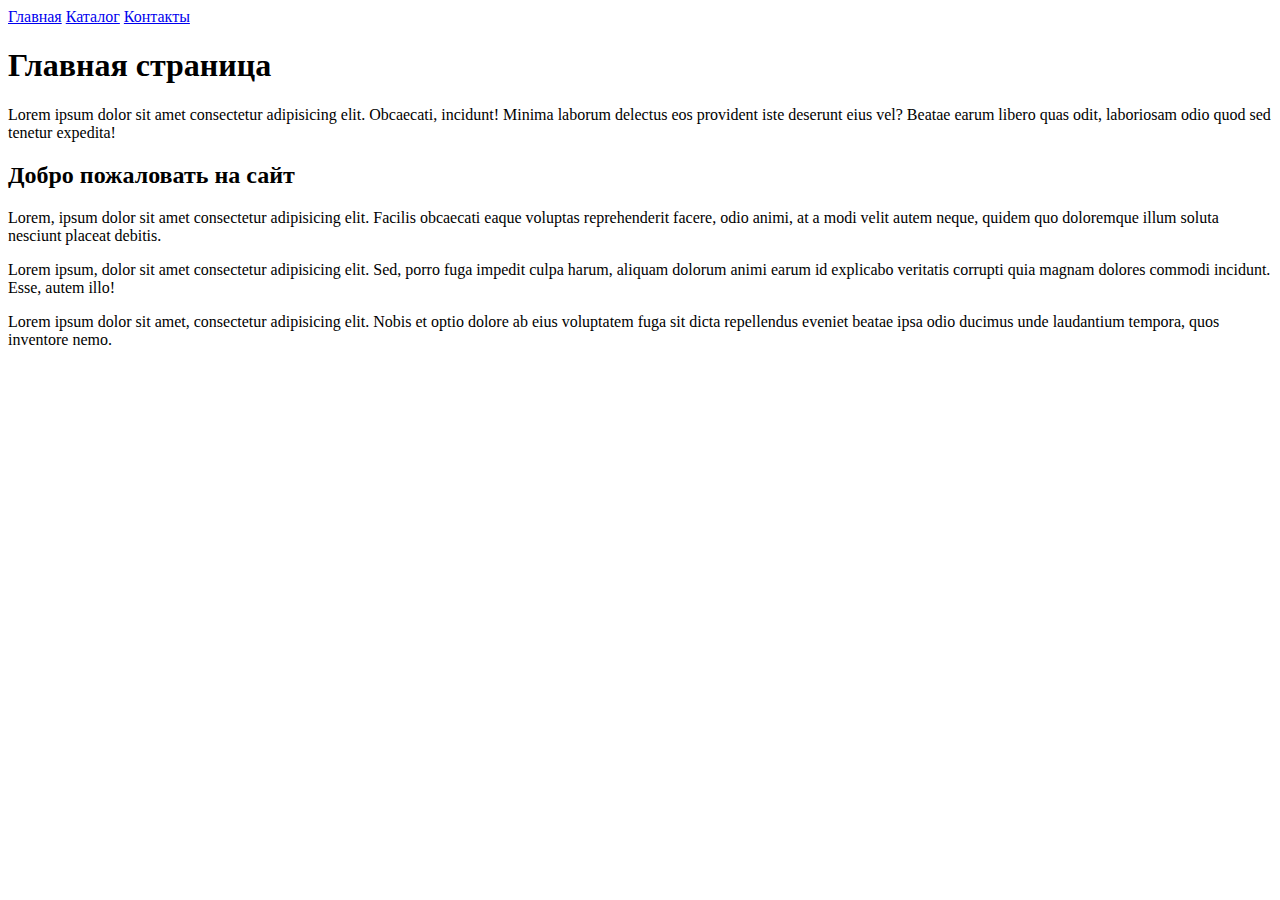
<file: HW1/folder/index.html>
<!DOCTYPE html>
<html lang="ru">
<head>
    <meta charset="UTF-8">
    <meta http-equiv="X-UA-Compatible" content="IE=edge">
    <meta name="viewport" content="width=device-width, initial-scale=1.0">
    <title>Главная страница</title>
</head>
<body>
    <a href="index.html">Главная</a>  
    <a href="catalog/catalog.html">Каталог</a>
    <a href="contacts.html">Контакты</a>
    <div>
    <h1>Главная страница</h1>
    </div>
    <div>
        <p>Lorem ipsum dolor sit amet consectetur adipisicing elit. Obcaecati, incidunt! Minima laborum delectus eos provident iste deserunt eius vel? Beatae earum libero quas odit, laboriosam odio quod sed tenetur expedita!</p>
    </div>
    <div>
        <h2>Добро пожаловать на сайт</h2>
    </div>
    <div>
        <p>Lorem, ipsum dolor sit amet consectetur adipisicing elit. Facilis obcaecati eaque voluptas reprehenderit facere, odio animi, at a modi velit autem neque, quidem quo doloremque illum soluta nesciunt placeat debitis.</p>
    </div>
    <div>
        <p>Lorem ipsum, dolor sit amet consectetur adipisicing elit. Sed, porro fuga impedit culpa harum, aliquam dolorum animi earum id explicabo veritatis corrupti quia magnam dolores commodi incidunt. Esse, autem illo!</p>
    </div>
    <div>
        <p>Lorem ipsum dolor sit amet, consectetur adipisicing elit. Nobis et optio dolore ab eius voluptatem fuga sit dicta repellendus eveniet beatae ipsa odio ducimus unde laudantium tempora, quos inventore nemo.</p>
    </div>    
</body>
</html>
</file>
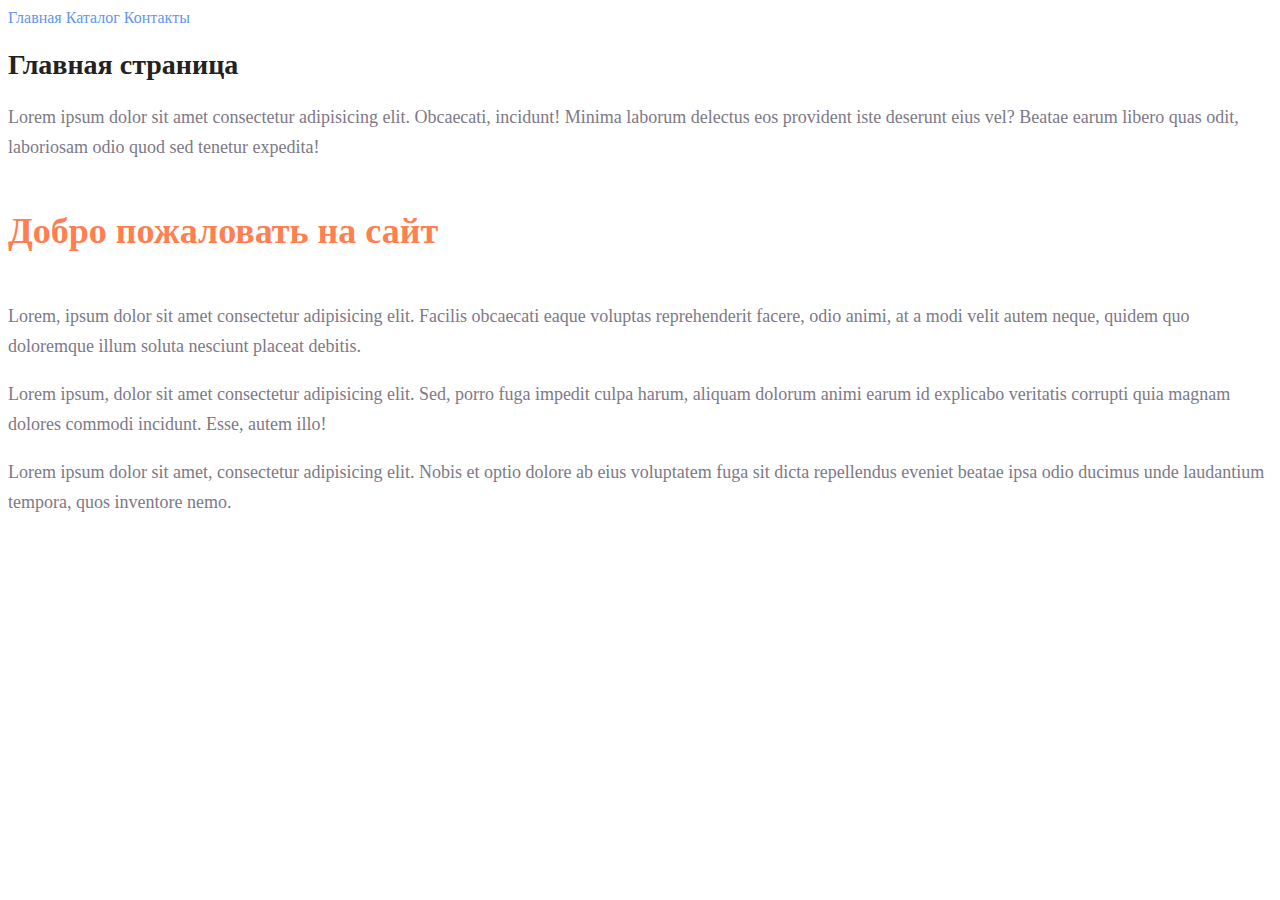
<file: HW2/folder/index.html>
<!DOCTYPE html>
<html lang="ru">
<head>
    <meta charset="UTF-8">
    <meta http-equiv="X-UA-Compatible" content="IE=edge">
    <meta name="viewport" content="width=device-width, initial-scale=1.0">
    <title>Главная страница</title>
    <link rel="stylesheet" href="style.css">
</head>
<body>
    <a class="link" href="index.html">Главная</a>  
    <a class="link" href="catalog/catalog.html">Каталог</a>
    <a class="link" href="contacts.html">Контакты</a>
    <div>
    <h1 class="heading">Главная страница</h1>
    </div>
    <div>
        <p class="paragraph">Lorem ipsum dolor sit amet consectetur adipisicing elit. Obcaecati, incidunt! Minima laborum delectus eos provident iste deserunt eius vel? Beatae earum libero quas odit, laboriosam odio quod sed tenetur expedita!</p>
    </div>
    <div>
        <h2 class="heading2">Добро пожаловать на сайт</h2>
    </div>
    <div>
        <p class="paragraph">Lorem, ipsum dolor sit amet consectetur adipisicing elit. Facilis obcaecati eaque voluptas reprehenderit facere, odio animi, at a modi velit autem neque, quidem quo doloremque illum soluta nesciunt placeat debitis.</p>
    </div>
    <div>
        <p class="paragraph">Lorem ipsum, dolor sit amet consectetur adipisicing elit. Sed, porro fuga impedit culpa harum, aliquam dolorum animi earum id explicabo veritatis corrupti quia magnam dolores commodi incidunt. Esse, autem illo!</p>
    </div>
    <div>
        <p class="paragraph">Lorem ipsum dolor sit amet, consectetur adipisicing elit. Nobis et optio dolore ab eius voluptatem fuga sit dicta repellendus eveniet beatae ipsa odio ducimus unde laudantium tempora, quos inventore nemo.</p>
    </div>    
</body>
</html>
</file>
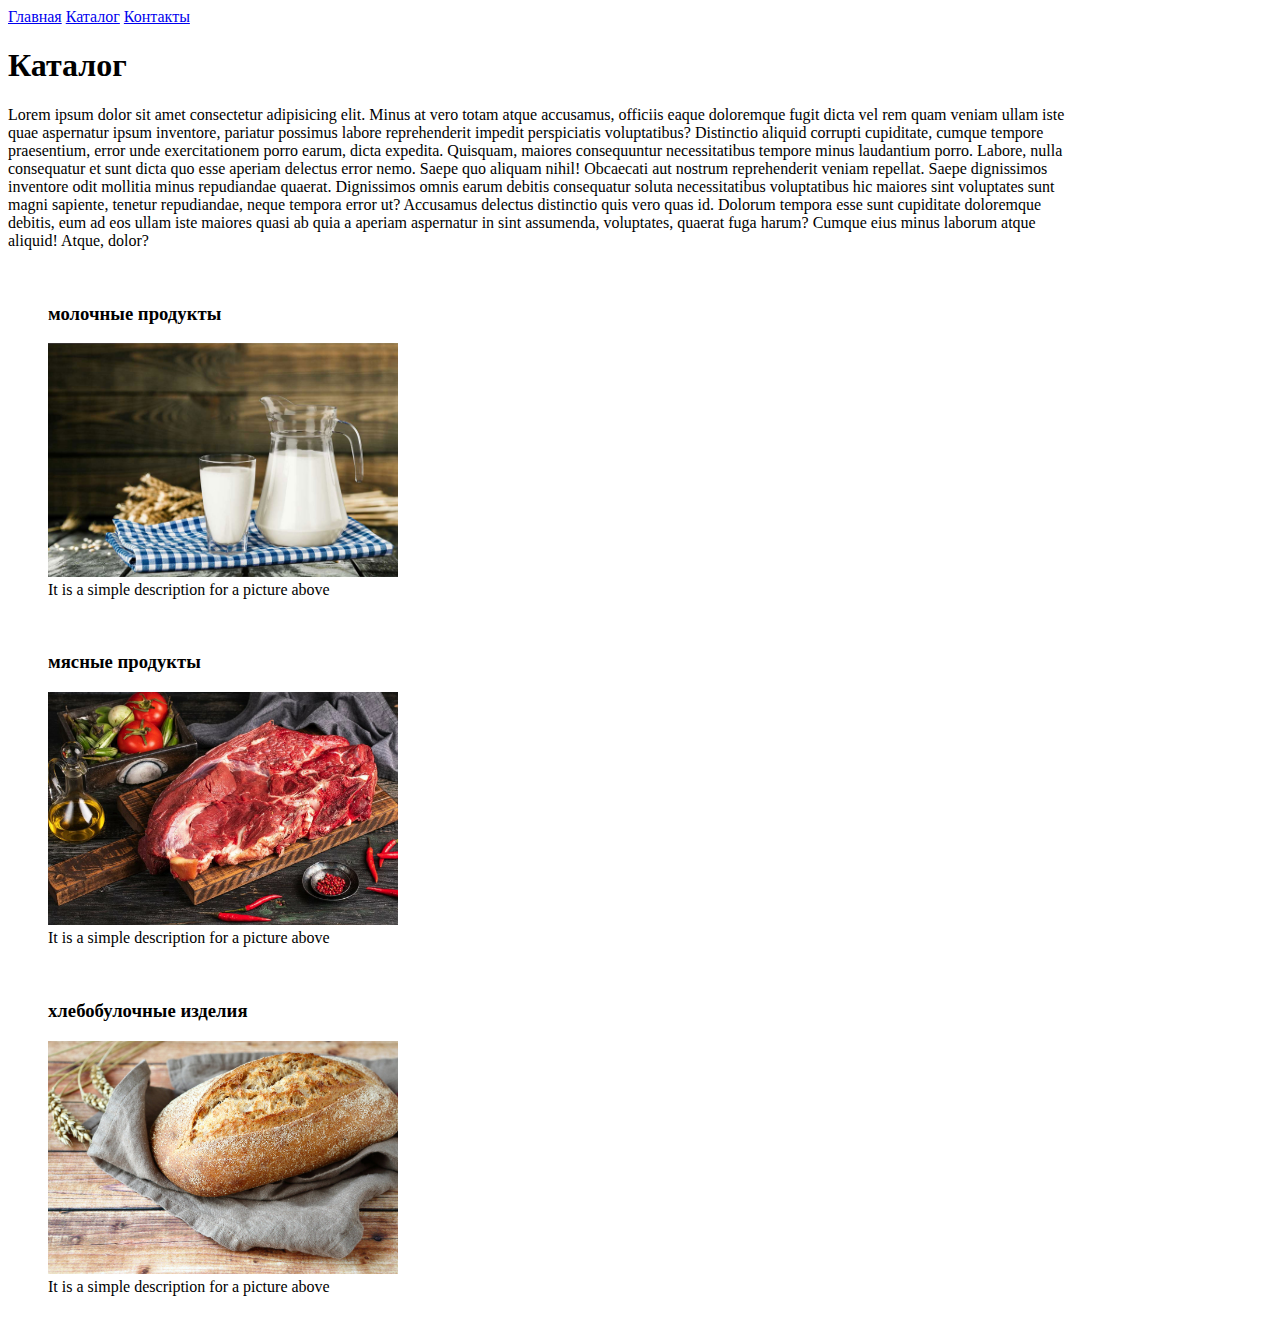
<file: HW1/folder/catalog/catalog.html>
<!DOCTYPE html>
<html lang="ru">
<head>
    <meta charset="UTF-8">
    <meta http-equiv="X-UA-Compatible" content="IE=edge">
    <meta name="viewport" content="width=device-width, initial-scale=1.0">
    <title>Каталог</title>
</head>
<body>
    <a href="../index.html">Главная</a>  
    <a href="catalog.html">Каталог</a>
    <a href="contacts.html">Контакты</a>
    <div>
        <h1>Каталог</h1>
    </div>  
    <div>
        <p>Lorem ipsum dolor sit amet consectetur adipisicing elit. Minus at vero totam atque accusamus, officiis eaque doloremque fugit dicta vel rem quam veniam ullam iste<br>quae aspernatur ipsum inventore, pariatur possimus labore reprehenderit impedit perspiciatis voluptatibus? Distinctio aliquid corrupti cupiditate, cumque tempore<br>praesentium, error unde exercitationem porro earum, dicta expedita. Quisquam, maiores consequuntur necessitatibus tempore minus laudantium porro. Labore, nulla<br>consequatur et sunt dicta quo esse aperiam delectus error nemo. Saepe quo aliquam nihil! Obcaecati aut nostrum reprehenderit veniam repellat. Saepe dignissimos<br> inventore odit mollitia minus repudiandae quaerat. Dignissimos omnis earum debitis consequatur soluta necessitatibus voluptatibus hic maiores sint voluptates sunt<br>magni sapiente, tenetur repudiandae, neque tempora error ut? Accusamus delectus distinctio quis vero quas id. Dolorum tempora esse sunt cupiditate doloremque<br>debitis, eum ad eos ullam iste maiores quasi ab quia a aperiam aspernatur in sint assumenda, voluptates, quaerat fuga harum? Cumque eius minus laborum atque<br>aliquid! Atque, dolor?</p>
    </div> 
    <br>  
        <figure>
            <h3>молочные продукты</h3>
            <img width="350" src="../img/milk1.jpg" alt="milk">
            <figcaption>It is a simple description for a picture above</figcaption>
        </figure>
    <br>   
        <figure>
            <h3>мясные продукты</h3> 
            <img width="350" src="../img/meat.jpg" alt="meat">
            <figcaption>It is a simple description for a picture above</figcaption>
        </figure>
    <br>     
        <figure>
            <h3>хлебобулочные изделия</h3>
            <img width="350" src="../img/bread.jpg" alt="bread">
            <figcaption>It is a simple description for a picture above</figcaption>
        </figure>
    <br>  
</body>
</html>
</file>
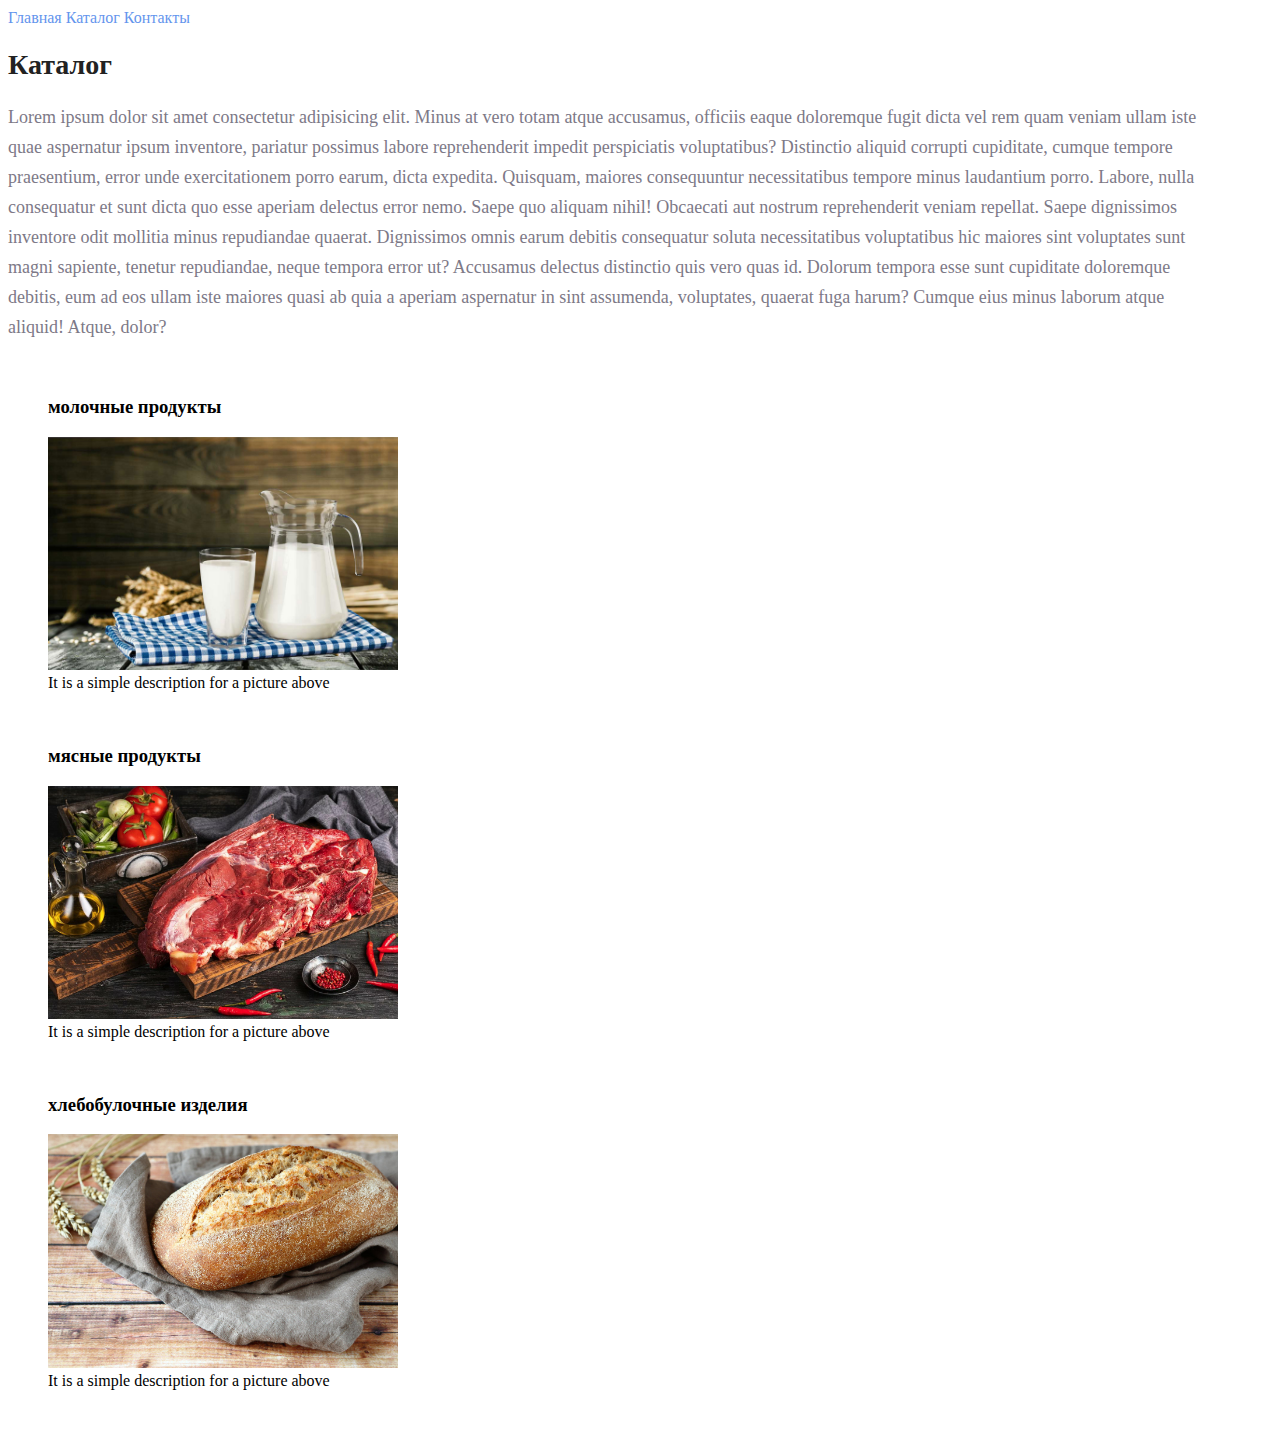
<file: HW2/folder/catalog/catalog.html>
<!DOCTYPE html>
<html lang="ru">
<head>
    <meta charset="UTF-8">
    <meta http-equiv="X-UA-Compatible" content="IE=edge">
    <meta name="viewport" content="width=device-width, initial-scale=1.0">
    <title>Каталог</title>
    <link rel="stylesheet" href="../style.css">
</head>
<body>
    <a class="link" href="../index.html">Главная</a>  
    <a class="link" href="catalog.html">Каталог</a>
    <a class="link" href="contacts.html">Контакты</a>
    <div>
        <h1 class="heading">Каталог</h1>
    </div>  
    <div>
        <p class="paragraph">Lorem ipsum dolor sit amet consectetur adipisicing elit. Minus at vero totam atque accusamus, officiis eaque doloremque fugit dicta vel rem quam veniam ullam iste<br>quae aspernatur ipsum inventore, pariatur possimus labore reprehenderit impedit perspiciatis voluptatibus? Distinctio aliquid corrupti cupiditate, cumque tempore<br>praesentium, error unde exercitationem porro earum, dicta expedita. Quisquam, maiores consequuntur necessitatibus tempore minus laudantium porro. Labore, nulla<br>consequatur et sunt dicta quo esse aperiam delectus error nemo. Saepe quo aliquam nihil! Obcaecati aut nostrum reprehenderit veniam repellat. Saepe dignissimos<br> inventore odit mollitia minus repudiandae quaerat. Dignissimos omnis earum debitis consequatur soluta necessitatibus voluptatibus hic maiores sint voluptates sunt<br>magni sapiente, tenetur repudiandae, neque tempora error ut? Accusamus delectus distinctio quis vero quas id. Dolorum tempora esse sunt cupiditate doloremque<br>debitis, eum ad eos ullam iste maiores quasi ab quia a aperiam aspernatur in sint assumenda, voluptates, quaerat fuga harum? Cumque eius minus laborum atque<br>aliquid! Atque, dolor?</p>
    </div> 
    <br>  
        <figure>
            <h3>молочные продукты</h3>
            <img width="350" src="../img/milk1.jpg" alt="milk">
            <figcaption>It is a simple description for a picture above</figcaption>
        </figure>
    <br>   
        <figure>
            <h3>мясные продукты</h3> 
            <img width="350" src="../img/meat.jpg" alt="meat">
            <figcaption>It is a simple description for a picture above</figcaption>
        </figure>
    <br>     
        <figure>
            <h3>хлебобулочные изделия</h3>
            <img width="350" src="../img/bread.jpg" alt="bread">
            <figcaption>It is a simple description for a picture above</figcaption>
        </figure>
    <br>  
</body>
</html>
</file>
<file: final/style.css>
@keyframes tracking-in-expand {
    0% {
        letter-spacing: -0.5em;
        opacity: 0;
    }

    40% {
        opacity: 0.6;
    }

    100% {
        opacity: 1;
    }
}

* {
    padding: 0;
    margin: 0;
}

body {
    font-family: 'Lato', sans-serif;
}

img {
    max-width: 100%;
}

a {
    text-decoration: none;
}

.center {
    padding-left: calc(50% - 570px);
    padding-right: calc(50% - 570px);
}

.page {
    position: relative;
    overflow: hidden;
}

/* header */

.header {
    min-height: 75px;
    background: #222222;
    display: flex;
    flex-direction: row;
    flex-wrap: wrap;
    justify-content: space-between;
    align-items: center;

}

.header__left {
    display: flex;
    align-items: center;
    gap: 41px;

}

.header__right {
    display: flex;
    align-items: center;
    gap: 33px;
}


/* top content  */

.top-content {
    background: #F1E4E6;
    display: flex;
    align-items: center;
    padding-left: calc(50% - 800px);
    padding-right: calc(50% - 800px);
}

img {
    max-width: 100%;
}


.top-content__image {
    width: 50%;
    display: flex;
}

.top-content__content {
    padding-left: 64px;
}

.top-content__info {
    border-left: 12px solid #F16D7F;
    padding-left: 16px;

}

/* !!!!!!!!!!!!!!!! */
.top-content__info:hover {
    animation: tracking-in-expand 0.8s cubic-bezier(1, 1, 0, -0.02) backwards;
}

.top-content__title {
    font-style: normal;
    font-weight: 900;
    font-size: 48px;
    line-height: 58px;
    color: #222222;
}

.top-content__subtitle {
    font-style: normal;
    font-weight: 700;
    font-size: 32px;
    line-height: 38px;
    color: #222222;
}

.top-content__subtitle_colorful {
    color: #F16D7F;
}


/* offer section */

.content-offer {
    display: grid;
    gap: 30px;
    grid-template-columns: repeat(3, 1fr);
    margin: 65px 0px 0px 0px;
    
}

/* !!!!!!!!!!!!!!!!!!!! */
.content-offer img {
    display: flex;
}


.content-offer__item {
    position: relative;
    transition: all 0.5s ease-out;
}


/* !!!!!!!!!!!!!!!!! */
.content-offer__item:hover {
    transform: scale(1.4);
    z-index: 2;
    border: 0.1px ridge #F16D7F;

    filter: drop-shadow(2px 2px 8px #43231499);
    padding: 0px;
    transition: all 0.8s ease-out;
}

.content-offer__content {
    position: absolute;
    width: 100%;
    height: 100%;
    top: 0;
    left: 0;
    display: flex;
    flex-direction: column;
    justify-content: center;
    align-items: center;
    
}

/* !!!!!!!!!!! */
.content-offer__item_big {
    min-height: 180px;
    grid-column: 1 / 4;
   
}

/* !!!!!!!!!!!!!!!!! */
.content-offer__item_big:hover {
    transform: scale(1.2);
  
}


.content-offer__title {
    font-style: normal;
    font-weight: 400;
    font-size: 16px;
    line-height: 19px;
    text-align: center;
    color: #FFFFFF;
}

.content-offer__subtitle {
    font-style: normal;
    font-weight: 700;
    font-size: 24px;
    line-height: 29px;
    text-align: center;
    color: #F16D7F;

}

/* products section */

.content-products {
    display: grid;
    justify-content: center;
    margin: 96px 0px 0px 0px;
}

.content-products__title {
    font-style: normal;
    font-weight: 400;
    font-size: 30px;
    line-height: 36px;
    text-align: center;
    color: #222222;
    margin: 0px 0px 6px 0px;
}

.content-products__text {
    font-style: normal;
    font-weight: 400;
    font-size: 14px;
    line-height: 17px;
    text-align: center;
    margin-top: 6px;
    color: #9F9F9F;
    margin: 0px 0px 48px 0px;
}

.content-products__items {
    display: grid;
    grid-template-columns: repeat(3, 360px);
    /* grid-template-rows: repeat(2, 581px); */
    justify-content: center;
    gap: 30px;
   
}

.item {
    position: relative;
    background: #F8F8F8;
}

/* !!!!!!!!!!!!!!!! */
.item:hover .item__image {
    filter: brightness(0.5);
    transition: all 0.8s ease-out;
}

/* !!!!!!!!!!!!!!!! */
.item:hover .item__add {
    display: flex;
}

/* !!!!!!!!!!!!!!!!! */
.item__image {
    width: 100%;
    transition: all 0.5s ease-out;
}

.item__add {
    position: absolute;
    top: 188px;
    left: 111px;
    border: 1px solid #fff;
    width: 139px;
    height: 44px;
    font-style: normal;
    font-weight: 400;
    font-size: 14px;
    line-height: 17px;
    display: none;
    align-items: center;
    justify-content: center;
    gap: 11px;
    color: #FFFFFF;
    transition: all 0.5s ease-out;
}

/* !!!!!!!!!!!!!!!! */
.item__add:hover {
    box-shadow: 0 0 5px #fff;
    transition: all 0.8s ease-out;
}

/* !!!!!!!!!!!!!!!! */
.item__add:hover svg path {
    fill: #F16D7F;
    transition: all 0.8s ease-out;
}


.item__content {
    display: flex;
    flex-direction: column;
    justify-content: center;
    align-items: flex-start;
    padding: 24px 29px 20px 17px;
    
}

.item__name {
    font-style: normal;
    font-weight: 400;
    font-size: 13px;
    line-height: 16px;
    color: #000000;
    margin-bottom: 13px;
}

.item__description {
    font-style: normal;
    font-weight: 300;
    font-size: 14px;
    line-height: 17px;
    color: #5D5D5D;
    margin-bottom: 18px;
}

.item__price {
    font-style: normal;
    font-weight: 400;
    font-size: 16px;
    line-height: 19px;
    color: #F16D7F;
}


.content-products__button {
    display: grid;
    justify-content: center;
    align-content: center;
    margin: 48px 0px 95px 0px;
}

/* !!!!!!!!!!!!!!!! */
.content-products__browse {
    font-weight: 400;
    font-size: 16px;
    line-height: 19px;
    color: #F26376;
    border: 1px solid #FF6A6A;
    padding: 15px 39px 14px 39px;
    text-decoration: none;
    background: none;
    cursor: pointer;
    transition: all 0.5s ease-out;
}

/* !!!!!!!!!!!!!!!! */
.content-products__browse:hover {
    color: #FFFFFF;
    background: #F26376;
    transition: all 0.8s ease-out;
}


/* footer */

/* footer advantages */

.footer-advantages {
    display: grid;
    grid-template-columns: repeat(3, 22.5rem);
    justify-content: center;
    align-content: center;
    gap: 30px;
    padding-top: 103px;
    padding-bottom: 104px;
    background: #222224;

}


.footer-advantages__item {
    display: flex;
    flex-direction: column;
    justify-content: center;
    align-items: center;

}


.footer-advantages__img {
    margin: 0px 0px 28px 0px;
}


.footer-advantages__heading {
    font-style: normal;
    font-weight: 400;
    font-size: 20px;
    line-height: 24px;
    color: #FBFBFB;
    margin: 0px 0px 16px 0px;

}

.footer-advantages__text {
    font-style: normal;
    font-weight: 300;
    font-size: 14px;
    line-height: 17px;
    text-align: center;
    color: #FBFBFB;
    padding-left: 22px;
    padding-right: 22px;

}


/* footer subscribe  */

.footer-subscribe {
    background: url('img/background_photo_subscribe.svg');
    background-size: cover;
    padding-top: 97px;
    padding-bottom: 126px;
    display: flex;
    flex-wrap: wrap;
    justify-content: space-between;
    align-items: center;
    gap: 48px;

}

.footer-subscribe__info {
    display: flex;
    flex-direction: column;
    flex-wrap: wrap;
    justify-content: center;
    align-items: center;
}

.footer-subscribe__img {
    margin-bottom: 30px;

}

.footer-subscribe__text {
    font-style: normal;
    font-weight: 400;
    font-size: 20px;
    line-height: 24px;
    text-align: center;
    color: #222224;
    max-width: 360px;
    padding-bottom: 30px;

}

.footer-subscribe__text::before {
    content: "“";
}

.footer-subscribe__text::after {
    content: "“";
}


.footer-subscribe__subscribe {
    display: flex;
    flex-direction: column;
    flex-wrap: wrap;
    justify-content: center;
    align-items: center;

}


.subscribe__title {
    font-style: normal;
    font-weight: 700;
    font-size: 24px;
    line-height: 39px;
    text-align: center;
    color: #222224;
}

.subscribe__subtitle {
    font-style: normal;
    font-weight: 400;
    font-size: 18px;
    line-height: 30px;
    text-align: center;
    color: #222224;
    margin-bottom: 38px;
}

.subscribe__form {
    display: flex;
    justify-content: center;
    width: 100%;
}

.subscribe__input {
    font-style: normal;
    font-weight: 400;
    font-size: 14px;
    line-height: 17px;
    display: flex;
    align-items: center;
    color: #222224;
    opacity: 0.67;
    border: none;
    height: 49px;

    background: #E1E1E1;
    color: #222224;
    border-top-left-radius: 25px;
    border-bottom-left-radius: 25px;
    padding-left: 22px;
    padding-right: 22px;
    width: auto;
    flex-grow: 1;


}

/* !!!!!!!!!!!!!!!! */
.subscribe__input:focus {
    outline: none;


}

/* !!!!!!!!!!!!!!!! */
.subscribe__button {
    font-weight: 400;
    font-size: 14px;
    line-height: 17px;
    opacity: 0.67;
    border: none;
    height: 49px;

    background: #F16D7F;
    color: #FFFFFF;
    border-top-right-radius: 25px;
    border-bottom-right-radius: 25px;
    width: 100px;
    flex-grow: 0;
    cursor: pointer;
    transition: all 0.5s ease-out;
}

/* !!!!!!!!!!!!!!!! */
.subscribe__button:hover {
    color: #F16D7F;
    background: #FFFFFF;
    border: 1px solid #F16D7F;
    transition: all 0.8s ease-out;
}

/* footer logo  */

.footer-logo {
    min-height: 79px;
    background: #222224;
    display: flex;
    justify-content: space-between;
    align-items: center;

}

.footer-logo__copyright {
    font-style: normal;
    font-weight: 400;
    font-size: 16px;
    line-height: 19px;
    color: #FBFBFB;

}

.footer-logo__logos {
    display: flex;
    gap: 7.3px;
}

/* !!!!!!!!!!!!!!!! */
.logos__link {
    width: 31.45px;
    height: 32px;
    font-size: 16px;
    background: #FFFFFF;
    color: #000000;
    display: flex;
    justify-content: center;
    align-items: center;
    text-decoration: none;
    transition: all 0.5s ease-out;
}

/* !!!!!!!!!!!!!!!! */
.logos__link:hover {
    background: #F16D7F;
    color: #FFFFFF;
    transition: all 0.8s ease-out;
}


/* *****************Планшет********************** */

@media (max-width: 1024px) {
    /* планшет 
   768px минимальное значение для планшета   
   
   минимальные отступы для ширины контента делаем по 8px с права и лева
   (768 - 16 ) / 2
    (в макете по 16px справа и слева)*/

    .center {
        padding-left: calc(50% - 368px);
        padding-right: calc(50% - 368px);
    }

    /* header */

    .header {
        min-height: 74px;
        padding-left: 32px;
        padding-right: 32px;
    }

    /* top content */

    .top__content {
        gap: 39px;
        padding-left: calc(50% - 367px);
        padding-right: calc(50% - 367px);
        align-items: center;

    }

    .top-content__content {
        padding-left: 34px;
    }


    .top-content__title {
        font-size: 44px;
        line-height: 53px;

    }

    .top-content__subtitle {
        font-size: 24px;
        line-height: 29px;
    }


    /* offer section */

    .content-offer {
        gap: 19px;
    }

    /* !!!!!!!!!!!!!!!!!! */
    .content-offer__item:nth-child(1):hover{
        /* width: 100%;
        height: 100%; */
        transform: translate(30%, -10%) scale(1.4);
    }

    .content-offer__item:nth-child(3):hover{
        /* width: 100%;
        height: 100%; */
        transform: translate(-30%, -10%) scale(1.4);
    }


    .content-offer__item_big {
        min-height: 116px;
        object-fit: cover;
        transition: all 0.5s ease-out;
       
    }

    /* !!!!!!!!!!!!!!!!!! */
    .content-offer__item_big:hover {
        transition: all 0.8s ease-out;
        transform: none
        
    }  

      
    /* products section */

    .content-products {
        margin: 110px 0px 0px 0px;
    }

    .content-products__title {
        margin: 0px 0px 3.3px 0px;
    }

    .content-products__text {
        margin: 0px 0px 73px 0px;
    }

    .content-products__items {
        grid-template-columns: repeat(2, 1fr);
        justify-content: center;
        gap: 16px;
    }

    .content-products__button {
        margin: 33px 0px 65px 0px;
    }

    /* footer */

    /* footer advantages */

    .footer-advantages {
        grid-template-columns: 22.5rem;
        grid-template-rows: repeat(3, 8.375rem);
        gap: 48px;
        padding-top: 48px;
        padding-bottom: 64px;
    }

    /* footer subscribe  */

    .footer-subscribe {
        justify-content: center;
        padding-top: 64px;
        padding-bottom: 140px;
    }

    .subscribe__subtitle {
        margin-bottom: 27px;
    }

    /* footer logo  */

    .footer-logo {
        padding-left: 32px;
        padding-right: 32px;
    }
}


/* *****************Мобильник********************** */

@media (max-width: 767px) {

    .center {
        padding-left: 16px;
        padding-right: 16px;
    }

    /* header */

    .hide {
        display: none;
    }

    /* top content  */

    .top-content {
        display: flex;
        justify-content: center;
        align-content: center;
    }

    .top-content__content {
        padding: 148px 56px 149px;
    }

    .top-content__info {
        padding-left: 15px;
    }

    .top-content__title {
        font-size: 38px;
        line-height: 46px;
    }

    .top-content__subtitle {
        font-size: 20px;
        line-height: 24px;
    }


    /* offer section */

    .content-offer {
        row-gap: 32px;
        grid-template-columns: 344px;
        margin: 64px 0px 0px 0px;
        padding-left: calc(50% - 172px);
        padding-right: calc(50% - 172px);

    }

    /* !!!!!!!!!!!!!!!!!! */
    .content-offer__item:hover {
        transform: none;
    }

     /* !!!!!!!!!!!!!!!!!! */
    .content-offer__item:nth-child(1):hover {
        transform: none;
    }

     /* !!!!!!!!!!!!!!!!!! */
    .content-offer__item:nth-child(3):hover {
        transform: none;
    }


    .content-offer__item_big {
        display: flex;
        grid-column: span 1;
        transition: all 0.5s ease-out;

    }

    .content-offer__item_big img { 
        min-height: 111px;
        object-fit: cover;

    } 


    /* products section */

    .content-products {
        margin: 64px 0px 0px 0px;
        padding-left: 8px;
        padding-right: 8px;
    }

    .content-products__title {
        margin: 0px 0px 3.3px 0px;
    }

    .content-products__text {
        margin: 0px 0px 65px 0px;
    }

    .content-products__items {
        grid-template-columns: 1fr;
        gap: 16px;

    }

    .content-products__button {
        margin: 41px 0px 96px 0px;
    }

    /* footer */

    /* footer advantages */


    .footer-advantages {
        gap: 47px;
        padding-bottom: 81px;
        padding-left: 14px;
        padding-right: 14px;
    }

    .footer-advantages__img {
        margin: 0px 0px 27px 0px;
    }

    .footer-advantages__heading {
        margin: 0px 0px 15px 0px;
    }

    /* footer subscribe  */

    .footer-subscribe {
        padding-bottom: 110px;
        gap: 59px;
    }

    .footer-subscribe__text {
        font-size: 18px;
        line-height: 22px;
        padding-bottom: 10px;

    }

    .subscribe__title {
        line-height: 37px;
    }

    .subscribe__subtitle {
        font-size: 14px;
        line-height: 21px;
        margin-bottom: 22px;
    }

    /* footer logo  */

    .footer-logo {
        flex-direction: column-reverse;
        gap: 40px;
        padding: 43px 62px 9px;

    }

}

/* *****************Мобильник 320 ********************* */


@media (max-width: 374px) {

    .center {
        padding-left: 8px;
        padding-right: 8px;
    }

    /* header */

    .hide {
        display: none;
    }

    /* top content  */

    .top__content__content {
        padding-top: 120px;
        padding-bottom: 120px;
        display: flex;
        justify-content: center;

    }

    .top-content__title {
        font-size: 30px;
        line-height: 40px;
    }

    .top-content__subtitle {
        font-size: 15px;
        line-height: 18px;
    }



    /* offer section */

    .content-offer {
        margin: 81px 0px 0px 0px;
        grid-template-columns: minmax(auto, 304px);
        padding-left: 8px;
        padding-right: 8px;
        gap: 15px;
    }

    /* !!!!!!!!!!!!!!!!!! */
    .content-offer__item:hover {
        transform: none;
    }


    .content-offer__item_big img{
        /* display: flex; */
        min-height: 111px;
        object-fit: cover;
    }

    /* products section */


    .content-products {
        margin: 81px 0px 0px 0px;
        grid-template-columns: minmax(auto, 304px);
        padding-left: 8px;
        padding-right: 8px;


    }

    .content-products__text {
        margin: 0px 0px 40px 0px;
    }

    .content-products__button {
        margin-bottom: 81px;
    }


    /* footer subscribe  */

    .footer-subscribe {
        padding-bottom: 81px;

    }


}
</file>
<file: HW10/style.css>
@keyframes tracking-in-expand {
    0% {
        letter-spacing: -0.5em;
        opacity: 0;
    }

    40% {
        opacity: 0.6;
    }

    100% {
        opacity: 1;
    }
}

* {
    padding: 0;
    margin: 0;
}

body {
    font-family: 'Lato', sans-serif;
}

img {
    max-width: 100%;
}

a {
    text-decoration: none;
}

.center {
    padding-left: calc(50% - 570px);
    padding-right: calc(50% - 570px);
}

.page {
    position: relative;
    overflow: hidden;
}

/* header */

.header {
    min-height: 75px;
    background: #222222;
    display: flex;
    flex-direction: row;
    flex-wrap: wrap;
    justify-content: space-between;
    align-items: center;

}

.header__left {
    display: flex;
    align-items: center;
    gap: 41px;

}

.header__right {
    display: flex;
    align-items: center;
    gap: 33px;
}


/* top content  */

.top-content {
    background: #F1E4E6;
    display: flex;
    align-items: center;
    padding-left: calc(50% - 800px);
    padding-right: calc(50% - 800px);
}

img {
    max-width: 100%;
}


.top-content__image {
    width: 50%;
    display: flex;
}

.top-content__content {
    padding-left: 64px;
}

.top-content__info {
    border-left: 12px solid #F16D7F;
    padding-left: 16px;

}

/* !!!!!!!!!!!!!!!! */
.top-content__info:hover {
    animation: tracking-in-expand 0.8s cubic-bezier(1, 1, 0, -0.02) backwards;
}

.top-content__title {
    font-style: normal;
    font-weight: 900;
    font-size: 48px;
    line-height: 58px;
    color: #222222;
}

.top-content__subtitle {
    font-style: normal;
    font-weight: 700;
    font-size: 32px;
    line-height: 38px;
    color: #222222;
}

.top-content__subtitle_colorful {
    color: #F16D7F;
}


/* offer section */

.content-offer {
    display: grid;
    gap: 30px;
    grid-template-columns: repeat(3, 1fr);
    margin: 65px 0px 0px 0px;
}

/* !!!!!!!!!!!!!!!!!!!! */
.content-offer img {
    display: flex;
}


.content-offer__item {
    position: relative;
    transition: all 0.5s ease-out;
}


/* !!!!!!!!!!!!!!!!! */
.content-offer__item:hover {
    transform: scale(1.4);
    z-index: 2;
    border: 0.1px ridge #F16D7F;

    filter: drop-shadow(2px 2px 8px #43231499);
    padding: 0px;
    transition: all 0.8s ease-out;
}

.content-offer__content {
    position: absolute;
    width: 100%;
    height: 100%;
    top: 0;
    left: 0;
    display: flex;
    flex-direction: column;
    justify-content: center;
    align-items: center;
}

/* !!!!!!!!!!! */
.content-offer__item_big {
    min-height: 180px;
    grid-column: 1 / 4;
   
}


.content-offer__title {
    font-style: normal;
    font-weight: 400;
    font-size: 16px;
    line-height: 19px;
    text-align: center;
    color: #FFFFFF;
}

.content-offer__subtitle {
    font-style: normal;
    font-weight: 700;
    font-size: 24px;
    line-height: 29px;
    text-align: center;
    color: #F16D7F;

}

/* products section */

.content-products {
    display: grid;
    justify-content: center;
    margin: 96px 0px 0px 0px;
}

.content-products__title {
    font-style: normal;
    font-weight: 400;
    font-size: 30px;
    line-height: 36px;
    text-align: center;
    color: #222222;
    margin: 0px 0px 6px 0px;
}

.content-products__text {
    font-style: normal;
    font-weight: 400;
    font-size: 14px;
    line-height: 17px;
    text-align: center;
    margin-top: 6px;
    color: #9F9F9F;
    margin: 0px 0px 48px 0px;
}

.content-products__items {
    display: grid;
    grid-template-columns: repeat(3, 360px);
    /* grid-template-rows: repeat(2, 581px); */
    justify-content: center;
    gap: 30px;

}

.item {
    position: relative;
    background: #F8F8F8;
}

/* !!!!!!!!!!!!!!!! */
.item:hover .item__image {
    filter: brightness(0.5);
    transition: all 0.8s ease-out;
}

/* !!!!!!!!!!!!!!!! */
.item:hover .item__add {
    display: flex;
}

/* !!!!!!!!!!!!!!!!! */
.item__image {
    width: 100%;
    transition: all 0.5s ease-out;
}

.item__add {
    position: absolute;
    top: 188px;
    left: 111px;
    border: 1px solid #fff;
    width: 139px;
    height: 44px;
    font-style: normal;
    font-weight: 400;
    font-size: 14px;
    line-height: 17px;
    display: none;
    align-items: center;
    justify-content: center;
    gap: 11px;
    color: #FFFFFF;
    transition: all 0.5s ease-out;
}

/* !!!!!!!!!!!!!!!! */
.item__add:hover {
    box-shadow: 0 0 5px #fff;
    transition: all 0.8s ease-out;
}

/* !!!!!!!!!!!!!!!! */
.item__add:hover svg path {
    fill: #F16D7F;
    transition: all 0.8s ease-out;
}


.item__content {
    display: flex;
    flex-direction: column;
    justify-content: center;
    align-items: flex-start;
    padding: 24px 29px 20px 17px;
}

.item__name {
    font-style: normal;
    font-weight: 400;
    font-size: 13px;
    line-height: 16px;
    color: #000000;
    margin-bottom: 13px;
}

.item__description {
    font-style: normal;
    font-weight: 300;
    font-size: 14px;
    line-height: 17px;
    color: #5D5D5D;
    margin-bottom: 18px;
}

.item__price {
    font-style: normal;
    font-weight: 400;
    font-size: 16px;
    line-height: 19px;
    color: #F16D7F;
}


.content-products__button {
    display: grid;
    justify-content: center;
    align-content: center;
    margin: 48px 0px 95px 0px;
}

/* !!!!!!!!!!!!!!!! */
.content-products__browse {
    font-weight: 400;
    font-size: 16px;
    line-height: 19px;
    color: #F26376;
    border: 1px solid #FF6A6A;
    padding: 15px 39px 14px 39px;
    text-decoration: none;
    background: none;
    cursor: pointer;
    transition: all 0.5s ease-out;
}

/* !!!!!!!!!!!!!!!! */
.content-products__browse:hover {
    color: #FFFFFF;
    background: #F26376;
    transition: all 0.8s ease-out;
}


/* footer */

/* footer advantages */

.footer-advantages {
    display: grid;
    grid-template-columns: repeat(3, 22.5rem);
    justify-content: center;
    align-content: center;
    gap: 30px;
    padding-top: 103px;
    padding-bottom: 104px;
    background: #222224;

}


.footer-advantages__item {
    display: flex;
    flex-direction: column;
    justify-content: center;
    align-items: center;

}


.footer-advantages__img {
    margin: 0px 0px 28px 0px;
}


.footer-advantages__heading {
    font-style: normal;
    font-weight: 400;
    font-size: 20px;
    line-height: 24px;
    color: #FBFBFB;
    margin: 0px 0px 16px 0px;

}

.footer-advantages__text {
    font-style: normal;
    font-weight: 300;
    font-size: 14px;
    line-height: 17px;
    text-align: center;
    color: #FBFBFB;
    padding-left: 22px;
    padding-right: 22px;

}


/* footer subscribe  */

.footer-subscribe {
    background: url('img/background_photo_subscribe.svg');
    background-size: cover;
    padding-top: 97px;
    padding-bottom: 126px;
    display: flex;
    flex-wrap: wrap;
    justify-content: space-between;
    align-items: center;
    gap: 48px;

}

.footer-subscribe__info {
    display: flex;
    flex-direction: column;
    flex-wrap: wrap;
    justify-content: center;
    align-items: center;
}

.footer-subscribe__img {
    margin-bottom: 30px;

}

.footer-subscribe__text {
    font-style: normal;
    font-weight: 400;
    font-size: 20px;
    line-height: 24px;
    text-align: center;
    color: #222224;
    max-width: 360px;
    padding-bottom: 30px;

}

.footer-subscribe__text::before {
    content: "“";
}

.footer-subscribe__text::after {
    content: "“";
}


.footer-subscribe__subscribe {
    display: flex;
    flex-direction: column;
    flex-wrap: wrap;
    justify-content: center;
    align-items: center;

}


.subscribe__title {
    font-style: normal;
    font-weight: 700;
    font-size: 24px;
    line-height: 39px;
    text-align: center;
    color: #222224;
}

.subscribe__subtitle {
    font-style: normal;
    font-weight: 400;
    font-size: 18px;
    line-height: 30px;
    text-align: center;
    color: #222224;
    margin-bottom: 38px;
}

.subscribe__form {
    display: flex;
    justify-content: center;
    width: 100%;
}

.subscribe__input {
    font-style: normal;
    font-weight: 400;
    font-size: 14px;
    line-height: 17px;
    display: flex;
    align-items: center;
    color: #222224;
    opacity: 0.67;
    border: none;
    height: 49px;

    background: #E1E1E1;
    color: #222224;
    border-top-left-radius: 25px;
    border-bottom-left-radius: 25px;
    padding-left: 22px;
    width: auto;
    flex-grow: 1;


}

/* !!!!!!!!!!!!!!!! */
.subscribe__input:focus {
    outline: none;


}

/* !!!!!!!!!!!!!!!! */
.subscribe__button {
    font-weight: 400;
    font-size: 14px;
    line-height: 17px;
    opacity: 0.67;
    border: none;
    height: 49px;

    background: #F16D7F;
    color: #FFFFFF;
    border-top-right-radius: 25px;
    border-bottom-right-radius: 25px;
    width: 100px;
    flex-grow: 0;
    cursor: pointer;
    transition: all 0.5s ease-out;
}

/* !!!!!!!!!!!!!!!! */
.subscribe__button:hover {
    color: #F16D7F;
    background: #FFFFFF;
    border: 1px solid #F16D7F;
    transition: all 0.8s ease-out;
}

/* footer logo  */

.footer-logo {
    min-height: 79px;
    background: #222224;
    display: flex;
    justify-content: space-between;
    align-items: center;

}

.footer-logo__copyright {
    font-style: normal;
    font-weight: 400;
    font-size: 16px;
    line-height: 19px;
    color: #FBFBFB;

}

.footer-logo__logos {
    display: flex;
    gap: 7.3px;
}

/* !!!!!!!!!!!!!!!! */
.logos__link {
    width: 31.45px;
    height: 32px;
    font-size: 16px;
    background: #FFFFFF;
    color: #000000;
    display: flex;
    justify-content: center;
    align-items: center;
    text-decoration: none;
    transition: all 0.5s ease-out;
}

/* !!!!!!!!!!!!!!!! */
.logos__link:hover {
    background: #F16D7F;
    color: #FFFFFF;
    transition: all 0.8s ease-out;
}


/* *****************Планшет********************** */

@media (max-width: 1024px) {
    /* планшет 
   768px минимальное значение для планшета   
   
   минимальные отступы для ширины контента делаем по 8px с права и лева
   (768 - 16 ) / 2
    (в макете по 16px справа и слева)*/

    .center {
        padding-left: calc(50% - 368px);
        padding-right: calc(50% - 368px);
    }

    /* header */

    .header {
        min-height: 74px;
        padding-left: 32px;
        padding-right: 32px;
    }

    /* top content */

    .top__content {
        gap: 39px;
        padding-left: calc(50% - 367px);
        padding-right: calc(50% - 367px);
        align-items: center;

    }

    .top-content__content {
        padding-left: 34px;
    }


    .top-content__title {
        font-size: 44px;
        line-height: 53px;

    }

    .top-content__subtitle {
        font-size: 24px;
        line-height: 29px;
    }


    /* offer section */

    .content-offer {
        gap: 19px;
    }

    /* !!!!!!!!!!!!!!!!!! */
    .content-offer__item:nth-child(1):hover{
        /* width: 100%;
        height: 100%; */
        transform: translate(30%, -10%) scale(1.4);
    }

    .content-offer__item:nth-child(3):hover{
        /* width: 100%;
        height: 100%; */
        transform: translate(-30%, -10%) scale(1.4);
    }


    .content-offer__item_big {
        min-height: 116px;
        object-fit: cover;
        transition: all 0.5s ease-out;
       
    }

    /* !!!!!!!!!!!!!!!!!! */
    .content-offer__item_big:hover {
        transition: all 0.8s ease-out;
        transform: none
        
    }  

      
    /* products section */

    .content-products {
        margin: 110px 0px 0px 0px;
    }

    .content-products__title {
        margin: 0px 0px 3.3px 0px;
    }

    .content-products__text {
        margin: 0px 0px 73px 0px;
    }

    .content-products__items {
        grid-template-columns: repeat(2, 1fr);
        justify-content: center;
        gap: 16px;
    }

    .content-products__button {
        margin: 33px 0px 65px 0px;
    }

    /* footer */

    /* footer advantages */

    .footer-advantages {
        grid-template-columns: 22.5rem;
        grid-template-rows: repeat(3, 8.375rem);
        gap: 48px;
        padding-top: 48px;
        padding-bottom: 64px;
    }

    /* footer subscribe  */

    .footer-subscribe {
        justify-content: center;
        padding-top: 64px;
        padding-bottom: 140px;
    }

    .subscribe__subtitle {
        margin-bottom: 27px;
    }

    /* footer logo  */

    .footer-logo {
        padding-left: 32px;
        padding-right: 32px;
    }
}


/* *****************Мобильник********************** */

@media (max-width: 767px) {

    .center {
        padding-left: 16px;
        padding-right: 16px;
    }

    /* header */

    .hide {
        display: none;
    }

    /* top content  */

    .top-content {
        display: flex;
        justify-content: center;
        align-content: center;
    }

    .top-content__content {
        padding: 148px 56px 149px;
    }

    .top-content__info {
        padding-left: 15px;
    }

    .top-content__title {
        font-size: 38px;
        line-height: 46px;
    }

    .top-content__subtitle {
        font-size: 20px;
        line-height: 24px;
    }


    /* offer section */

    .content-offer {
        row-gap: 32px;
        grid-template-columns: 344px;
        margin: 64px 0px 0px 0px;
        padding-left: calc(50% - 172px);
        padding-right: calc(50% - 172px);

    }

    /* !!!!!!!!!!!!!!!!!! */
    .content-offer__item:hover {
        transform: none;
    }

     /* !!!!!!!!!!!!!!!!!! */
    .content-offer__item:nth-child(1):hover {
        transform: none;
    }

     /* !!!!!!!!!!!!!!!!!! */
    .content-offer__item:nth-child(3):hover {
        transform: none;
    }


    .content-offer__item_big {
        display: flex;
        grid-column: span 1;
        transition: all 0.5s ease-out;

    }

    .content-offer__item_big img { 
        min-height: 111px;
        object-fit: cover;

    } 


    /* products section */

    .content-products {
        margin: 64px 0px 0px 0px;
        padding-left: 8px;
        padding-right: 8px;
    }

    .content-products__title {
        margin: 0px 0px 3.3px 0px;
    }

    .content-products__text {
        margin: 0px 0px 65px 0px;
    }

    .content-products__items {
        grid-template-columns: 1fr;
        gap: 16px;

    }

    .content-products__button {
        margin: 41px 0px 96px 0px;
    }

    /* footer */

    /* footer advantages */


    .footer-advantages {
        gap: 47px;
        padding-bottom: 81px;
        padding-left: 14px;
        padding-right: 14px;
    }

    .footer-advantages__img {
        margin: 0px 0px 27px 0px;
    }

    .footer-advantages__heading {
        margin: 0px 0px 15px 0px;
    }

    /* footer subscribe  */

    .footer-subscribe {
        padding-bottom: 110px;
        gap: 59px;
    }

    .footer-subscribe__text {
        font-size: 18px;
        line-height: 22px;
        padding-bottom: 10px;

    }

    .subscribe__title {
        line-height: 37px;
    }

    .subscribe__subtitle {
        font-size: 14px;
        line-height: 21px;
        margin-bottom: 22px;
    }

    /* footer logo  */

    .footer-logo {
        flex-direction: column-reverse;
        gap: 40px;
        padding: 43px 62px 9px;

    }

}

/* *****************Мобильник 320 ********************* */


@media (max-width: 374px) {

    .center {
        padding-left: 8px;
        padding-right: 8px;
    }

    /* header */

    .hide {
        display: none;
    }

    /* top content  */

    .top__content__content {
        padding-top: 120px;
        padding-bottom: 120px;
        display: flex;
        justify-content: center;

    }

    .top-content__title {
        font-size: 30px;
        line-height: 40px;
    }

    .top-content__subtitle {
        font-size: 15px;
        line-height: 18px;
    }



    /* offer section */

    .content-offer {
        margin: 81px 0px 0px 0px;
        grid-template-columns: minmax(auto, 304px);
        padding-left: 8px;
        padding-right: 8px;
        gap: 15px;
    }

    /* !!!!!!!!!!!!!!!!!! */
    .content-offer__item:hover {
        transform: none;
    }


    .content-offer__item_big img{
        /* display: flex; */
        min-height: 111px;
        object-fit: cover;
    }

    /* products section */


    .content-products {
        margin: 81px 0px 0px 0px;
        grid-template-columns: minmax(auto, 304px);
        padding-left: 8px;
        padding-right: 8px;


    }

    .content-products__text {
        margin: 0px 0px 40px 0px;
    }

    .content-products__button {
        margin-bottom: 81px;
    }


    /* footer subscribe  */

    .footer-subscribe {
        padding-bottom: 81px;

    }


}
</file>
<file: HW3/style.css>
*{
    padding: 0;  
    margin: 0;
}

.top{
    padding-bottom: 96px;
}

.header{
    padding-top: 19px;
    padding-bottom: 19px;
}

.top__content{
    margin-top: 69px;
    margin-bottom: 183px;
}

.title{
    margin-bottom: 17px; 
}

.top__buttons{
    margin-top: 37px;
}
</file>
<file: HW4/style.css>
@font-face {
	font-family: 'Gilroy-Medium';
	src: url('../fonts_1/gilroy-medium.eot'); /* IE 9 Compatibility Mode */
	src: url('../fonts_1/gilroy-medium.eot?#iefix') format('embedded-opentype'), /* IE < 9 */
		url('fonts/gilroy-medium.woff2') format('woff2'), /* Super Modern Browsers */
		url('fonts/gilroy-medium.woff') format('woff'), /* Firefox >= 3.6, any other modern browser */
		url('fonts/gilroy-medium.ttf') format('truetype'), /* Safari, Android, iOS */
		url('fonts/gilroy-medium.svg#gilroy-medium') format('svg'); /* Chrome < 4, Legacy iOS */
    font-weight: 500;
    font-style: normal;
    
}

@font-face {
	font-family: 'Gilroy-SemiBold';
	src: url('fonts/gilroy-semibold.eot'); /* IE 9 Compatibility Mode */
	src: url('fonts/gilroy-semibold.eot?#iefix') format('embedded-opentype'), /* IE < 9 */
		url('fonts/gilroy-semibold.woff2') format('woff2'), /* Super Modern Browsers */
		url('fonts/gilroy-semibold.woff') format('woff'), /* Firefox >= 3.6, any other modern browser */
		url('fonts/gilroy-semibold.ttf') format('truetype'), /* Safari, Android, iOS */
		url('fonts/gilroy-semibold.svg#gilroy-semibold') format('svg'); /* Chrome < 4, Legacy iOS */
    font-weight: 600;
    font-style: normal;
    
}

@font-face {
	font-family: 'Gilroy-Bold';
	src: url('fonts/gilroy-bold.eot'); /* IE 9 Compatibility Mode */
	src: url('fonts/gilroy-bold.eot?#iefix') format('embedded-opentype'), /* IE < 9 */
		url('fonts/gilroy-bold.woff2') format('woff2'), /* Super Modern Browsers */
		url('fonts/gilroy-bold.woff') format('woff'), /* Firefox >= 3.6, any other modern browser */
		url('fonts/gilroy-bold.ttf') format('truetype'), /* Safari, Android, iOS */
		url('fonts/gilroy-bold.svg#gilroy-bold') format('svg'); /* Chrome < 4, Legacy iOS */
    font-weight: 700;
    font-style: normal
}


*{
    padding: 0;  
    margin: 0;
}

body{
    background: #FFFFFF;
    font-family: sans-serif;
}

.top{ 
    width: 1170px;
    margin: 0 auto;
    padding-bottom: 96px;
         
}

.header{
    margin-top: 40px;
    margin-bottom: 84px;
    display: flex;
    justify-content: space-between;
    align-items: center;
}

.header__logo{    
    margin-top: 5px;
    margin-bottom: 5px;    
    display: flex;
    justify-content: flex-start;
}

.main__menu{
    margin-top: 11px;
    margin-bottom: 12px; 
    display: flex;
    justify-content: space-between;
    align-items: center;
    gap: 33px;
}

.header__link{
    text-decoration: none;
    font-family: 'Gilroy-SemiBold';
    font-size: 14px;
    line-height: 16px;
    color: #000;  

}

.header__link:nth-child(1){
    color: #F25822;
}

.header__link i{ 
    font-size: 0.6em;
} 


.top__content{
    margin-top: 69px;
    margin-bottom: 162px;
    display: flex;
    justify-content: space-between;
    padding-right: 64px;
}

.top__info{ 
    margin-right: 41px;
} 

.title{
    width: 522px; 
    height: 222px; 
    margin-bottom: 17px;
    font-family: 'Gilroy-Bold';
    font-size: 60px;
    line-height: 70px;
    color: #000000; 
}

.text{
    margin-right: 56px;
    font-family: 'Gilroy-Medium';
    font-size: 20px;
    line-height: 23px;
    color: #888888;

}

.top__buttons{
    margin-top: 37px;
    display: flex;
    align-items: center;
    gap: 72px;
    
}

.button{
    display: flex;
    justify-content: center;
    align-items: center;
    border: none;
    font-family: 'Gilroy-Bold';
    font-size: 15px;
    line-height: 18px;
    cursor: pointer;
}


.button:nth-child(1){
    width: 140px;
    height: 50px;
    background: #F25822;
    box-shadow: 4px 4px 8px rgba(242, 88, 34, 0.2);
    border-radius: 50px;      
    color: #FFFFFF;
    
}

.button:nth-child(2){
    width: 90px;
    height: 19px;
    background-color: #FFFFFF;
    color: #AAAAAA;
}

.top__logos{
    margin-top: 97px;
    margin-bottom: 96px;
    gap: 48px;
    width: 160px;
    height: 50px;
    display: flex;
    justify-content: space-between;
    align-items: center;   

}
</file>
<file: HW5/style.css>
@font-face {
	font-family: 'Gilroy-Bold';
	src: url('fonts/gilroy-bold.eot'); /* IE 9 Compatibility Mode */
	src: url('fonts/gilroy-bold.eot?#iefix') format('embedded-opentype'), /* IE < 9 */
		url('fonts/gilroy-bold.woff2') format('woff2'), /* Super Modern Browsers */
		url('fonts/gilroy-bold.woff') format('woff'), /* Firefox >= 3.6, any other modern browser */
		url('fonts/gilroy-bold.ttf') format('truetype'), /* Safari, Android, iOS */
		url('fonts/gilroy-bold.svg#gilroy-bold') format('svg'); /* Chrome < 4, Legacy iOS */
    font-weight: 700;
    font-style: normal
}

@font-face {
	font-family: 'Gilroy-Regular';
	src: url('fonts/gilroy-regular.eot'); /* IE 9 Compatibility Mode */
	src: url('fonts/gilroy-regular.eot?#iefix') format('embedded-opentype'), /* IE < 9 */
		url('fonts/gilroy-regular.woff2') format('woff2'), /* Super Modern Browsers */
		url('fonts/gilroy-regular.woff') format('woff'), /* Firefox >= 3.6, any other modern browser */
		url('fonts/gilroy-regular.ttf') format('truetype'), /* Safari, Android, iOS */
		url('fonts/gilroy-regular.svg#gilroy-regular') format('svg'); /* Chrome < 4, Legacy iOS */
    font-weight: 400;
    font-style: normal
}

*{
    padding: 0;  
    margin: 0;
}

body{
   font-family: sans-serif;
}


.top_second{
    background: #FFFFFF;
    display: grid;
    grid-template-columns: repeat(3, 370px);
    justify-content: center;
    gap: 30px;
    padding-top: 100px;
    padding-bottom: 100px;
    
}

.top_item{
    padding-top: 40px;
    padding-left: 30px;
    padding-bottom: 25px;
    padding-bottom: 31px;
    display: grid;
    justify-items: left;
}

.top_item:nth-child(2){
    background: #FFFFFF;
    box-shadow: 15px 25px 56px 6px rgba(0, 0, 0, 0.06); 
}

.heading{
    font-family: 'Gilroy-Bold';
    font-size: 24px;
    line-height: 28px;
    color: #000000;
    margin-top: 25px;
    margin-bottom: 17px;
}

.services text{
    font-family: 'Gilroy-Regular';
    font-size: 15px;
    line-height: 150%;
    margin-top: 22px;
}

.text__top_text{    
    color: #666666;
    margin-bottom: 25px;    
    width: 310px;
    height: 42px;
}

.top__link{
    text-decoration: none;
    font-family: 'Gilroy-Bold';
    font-size: 11px;
    line-height: 150%;
    color: #000000;
}

.services{
    background: #FAFAFA;
    display: grid;
    grid-template-columns: repeat(3, 370px);
    grid-template-rows: 269px, 549px;
    grid-column-gap: 30px;
    grid-row-gap: 54px;   
    justify-content: center;
    padding-top: 92px;
    padding-bottom: 100px;
}

.section_title{
    display: grid;
    grid-column-start: 1;
    grid-column-end: 4;
    text-align: center;    
}

.section_heading{
    font-family: 'Gilroy-Bold';
    font-size: 45px;
    line-height: 53px;
    color: #000000;
    margin-bottom: 19px;
           
}

.section_text{
    font-family: 'Gilroy-Regular';
    font-size: 16px;
    line-height: 150%;
    color: #666666;
    max-width: 682px;
    justify-self: center;    
    
}

.services_item{
    background: #FFFFFF;
    display: grid;
    justify-items: center;
}

.text__services_text{    
    color: #AAAAAA;
    width: 310px;
    height: 63px;
    margin-bottom: 39px;
    text-align: center;
}

.button{
    background: #F25822;
    box-shadow: 4px 4px 8px rgba(242, 88, 34, 0.2);
    border-radius: 50px;
    border: none;
    width: 150px;
    height: 50px;
    margin-bottom: 50px;
    
    font-family: 'Gilroy-Bold';
    font-size: 13px;
    line-height: 150%;
    text-align: center;
    color: #FFFFFF;
    cursor: pointer;
}

.photo_vector{
    width: 4px;
    height: 8px;    
}
</file>
<file: HW6/style.css>
*{
    padding: 0;  
    margin: 0;
}

body{

    font-family: 'Lato', sans-serif;
    font-style: normal;
}
 
a{
    text-decoration: none;
}
 


.center{
    padding-left: calc(50% - 570px);
    padding-right: calc(50% - 570px);

}


/* header */

.header {
    height: 75px;
    background-color: #222;
    display: flex;
    justify-content: space-between;
    align-items: center;
}

.header__logo {
    display: flex;
    justify-content: flex-start;
    gap: 41px;
}

.header__menu {
    display: flex;
    justify-content: flex-end;
    gap: 33px;
    padding-right: 12px;
}


/* top content  */

.top_content{
    background: #F1E4E6;
    display: flex;   
    align-items: center;     
    gap: 64px; 
    padding-left: calc(50% - 800px);
    padding-right: calc(50% - 800px);
    overflow: hidden;

}

.top_image{
    max-width: 100%;    
}

.top__slogan{
    display: flex;
    flex-direction: row;


}

.top_stick{ 
    margin-right: 16px;
    
}

.top_text{
    display: flex;
    flex-direction: column;
    padding: 5.5% 0px 0px 0px;
} 


.top__title{
    font-style: normal;
    font-weight: 900;
    font-size: 48px;
    line-height: 58px;
    color: #222222;
   
    
    
}

.top__subtitle{
    font-style: normal;
    font-weight: 700;
    font-size: 32px;
    line-height: 38px;
    
   
}

.subtitle_color{
    color: #F16D7F;
}


/* offer section */

.content__offer{
    display: grid;
    grid-template-columns: repeat (3, 360px);
    grid-template-rows: 260px 180px;
    gap:30px;   
    margin: 65px 0px 0px 0px;
    

}

.offer__item{
    display: grid;
    justify-content: center;
    align-content: center;
  
} 

.offer__item:nth-child(1) {
    background-image: url('img/offer_pic1.svg');
}

.offer__item:nth-child(2) {
    background-image: url('img/offer_pic2.svg');
}

.offer__item:nth-child(3) {
    background-image: url('img/offer_pic3.svg');
}

.offer__item:nth-child(4) {
    background-image: url('img/offer_pic4.svg');
    grid-column: 1/4;
    
}

.offer__title{
    font-style: normal;
    font-weight: 400;
    font-size: 16px;
    line-height: 19px;
    text-align: center;
    color: #FFFFFF;
    
}

.offer__subtitle{
    font-style: normal;
    font-weight: 700;
    font-size: 24px;
    line-height: 29px;
    text-align: center;
    color: #F16D7F;
    
}

/* products section */

.content__products {
    display: grid;
    justify-content: center;
    margin: 96px 0px 0px 0px; 
     
}

.products__title{
    font-weight: 400;
    font-size: 30px;
    line-height: 36px;
    color: #222222;
    justify-self: center;
    margin: 0px 0px 6px 0px;

}

.products__text{
    font-weight: 400;
    font-size: 14px;
    line-height: 17px;
    color: #9F9F9F;
    justify-self: center;
    margin: 0px 0px 48px 0px;
}

.products__items{
    display: grid;
    grid-template-columns: repeat(3, 360px);
    grid-template-rows: repeat(2, 581px);
    gap: 30px;
   
   
}

.product__item{
    display: grid;
	background: #F8F8F8;
 
   
}

.products__image{
    position: relative;
    margin: 0px 0px 25px 0px;
}

.products__name{
    font-weight: 400;
    font-size: 13px;
    line-height: 16px;
    color: #000000;
    padding-left: 18px;
    margin: 0px 0px 13px 0px;    
    
}

.products__description{
    font-weight: 300;
    font-size: 14px;
    line-height: 17px;
    color: #5D5D5D;
    padding-left: 18px; 
    padding-right: 29px; 
    
    margin: 0px 0px 18px 0px; 
   

}

.products__price{
    font-weight: 400;
    font-size: 16px;
    line-height: 19px;
    color: #F16D7F; 
    padding-left: 18px;
    margin: 0px 0px 20px 0px;   
}

.products__button{
    display:grid;
    justify-content: center;
    align-content: center;   
    margin: 49px 0px 60px 0px; 
    
 
  
}

.button-browse{
    font-weight: 400;
    font-size: 16px;
    line-height: 19px;
    color: #F26376;
    border: 1px solid #FF6A6A;
    padding: 15px 39px 14px 39px;
    text-decoration: none;
    background: none;
    cursor: pointer;
    
}
</file>
<file: HW7/style.css>
*{
    padding: 0;  
    margin: 0;
} 

body{
    font-family: 'Lato', sans-serif;
}

img {
    max-width: 100%;
}
 
a{
    text-decoration: none;
}

.center {
    padding-left: calc(50% - 570px);
    padding-right: calc(50% - 570px);
}
 
.page {
    position: relative;
    overflow: hidden;
}

/* header */

.header {
    min-height: 75px;
    background: #222222;
    display: flex;
    flex-direction: row;
    /* flex-wrap: wrap; */
    justify-content: space-between;
    align-items: center;

}

.header__left {
    display: flex;
    align-items: center;
    gap: 41px;

}

.header__right {
    display: flex;
    align-items: center;
    gap: 33px;
}

/* 
.??? {
} */


/* top content  */

.top-content {
    background: #F1E4E6;
    display: flex;
    align-items: center;
    padding-left: calc(50% - 800px);
    padding-right: calc(50% - 800px);
}

img {
    max-width: 100%;
}

.top-content__image {
    width: 50%;
}

.top-content__content {
    padding-left: 64px;    
}

.top-content__info {
    border-left: 12px solid #F16D7F;
    padding-left: 16px;
   
}

.top-content__title {
    font-style: normal;
    font-weight: 900;
    font-size: 48px;
    line-height: 58px;
    color: #222222;
}

.top-content__subtitle {
    font-style: normal;
    font-weight: 700;
    font-size: 32px;
    line-height: 38px;
    color: #222222;
}

.top-content__subtitle_colorful{
    color: #F16D7F;
}


/* offer section */

.content-offer {
    display: grid;
    gap: 30px;
    grid-template-columns: repeat(3, 1fr);
    /* grid-template-columns: repeat(3, 1fr); */
    margin: 65px 0px 0px 0px;
}

.content-offer__item {
    position: relative;
}

.content-offer__content{
    position: absolute;
    width: 100%;
    height: 100%;
    top: 0;
    left: 0;
    display: flex;
    flex-direction: column;
    justify-content: center;
    align-items: center;
}

.content-offer__item_big{
    min-height: 180px;
    grid-column: 1 / 4;
}

.content-offer__title {
    font-style: normal;
    font-weight: 400;
    font-size: 16px;
    line-height: 19px;
    text-align: center;
    color: #FFFFFF;
}

.content-offer__subtitle {
    font-style: normal;
    font-weight: 700;
    font-size: 24px;
    line-height: 29px;
    text-align: center;
    color: #F16D7F;

}

/* products section */

.content-products {
    display: grid;
    justify-content: center;
    margin: 96px 0px 0px 0px; 
}

.content-products__title {
    font-style: normal;
    font-weight: 400;
    font-size: 30px;
    line-height: 36px;
    text-align: center;
    color: #222222;
    margin: 0px 0px 6px 0px;
}
.content-products__text {
    font-style: normal;
    font-weight: 400;
    font-size: 14px;
    line-height: 17px;
    text-align: center;
    margin-top: 6px;
    color: #9F9F9F;
    margin: 0px 0px 48px 0px;
}

.content-products__items {
   
    display: grid;     
    grid-template-columns: repeat(3, 360px);
    /* grid-template-rows: repeat(2, 581px); */
    justify-content: center;
    gap: 30px;    
    
}

.item {
    position: relative;
    background: #F8F8F8;
}

.item__image {
    width: 100%;
}

.item__content {
    display: flex;
    flex-direction: column;
    justify-content: center;
    align-items: flex-start;
    padding: 24px 29px 20px 17px ;
}

.item__name {
    font-style: normal;
    font-weight: 400;
    font-size: 13px;
    line-height: 16px;
    color: #000000;
    margin-bottom: 13px;
}

.item__description {
    font-style: normal;
    font-weight: 300;
    font-size: 14px;
    line-height: 17px;
    color: #5D5D5D;
    margin-bottom: 18px;
}

.item__price {
    font-style: normal;
    font-weight: 400;
    font-size: 16px;
    line-height: 19px;
    color: #F16D7F;
}

.content-products__button {
    display:grid;
    justify-content: center;
    align-content: center;   
    margin: 49px 0px 60px 0px;
}

.content-products__browse {
    font-weight: 400;
    font-size: 16px;
    line-height: 19px;
    color: #F26376;
    border: 1px solid #FF6A6A;
    padding: 15px 39px 14px 39px;
    text-decoration: none;
    background: none;
    cursor: pointer;
}

@media (max-width: 1024px) {
     /* планшет 
    768px минимальное значение для планшета   
    
    минимальные отступы для ширины контента делаем по 8px с права и лева
    (768 - 16 ) / 2*/

    .center{
        padding-left: calc(50% - 376px);
        padding-right: calc(50% - 376px);
    }

    /* header */

    .header{
        min-height: 74px;
        padding-left: 32px;
        padding-right: 32px;
    }

    /* top content */

    .top__content {
        gap: 39px;
        padding-left: calc(50% - 368px);
        padding-right: calc(50% - 368px);
        align-items: center;
        
    }

    .top-content__content {
        padding-left: 34px;    
    }

    
    .top-content__title {
        font-size: 44px;
        line-height: 53px;
        
    }

    .top-content__subtitle {
        font-size: 24px;
        line-height: 29px;
    }


     /* offer section */

     .content-offer {
        gap: 19px;    
    }

    .content-offer__img{
        max-width: 100%;
    }

    /* products section */

    .content-products {
        margin: 110px 0px 0px 0px; 
    }

    .content-products__title {
        margin: 0px 0px 3.3px 0px;
    }
    .content-products__text {
        margin: 0px 0px 73px 0px;
    }
    
    .content-products__items {
       grid-template-columns: repeat(2, 1fr);
       justify-content: center;
       gap: 16px;
    }

    .content-products__button {
        margin: 33px 0px 71px 0px;
    }

}
</file>
<file: HW8/style.css>
* {
    padding: 0;
    margin: 0;
}

body {
    font-family: 'Lato', sans-serif;
}

img {
    max-width: 100%;
}

a {
    text-decoration: none;
}

.center {
    padding-left: calc(50% - 570px);
    padding-right: calc(50% - 570px);
}

.page {
    position: relative;
    overflow: hidden;
}

/* header */

.header {
    min-height: 75px;
    background: #222222;
    display: flex;
    flex-direction: row;
    /* flex-wrap: wrap; */
    justify-content: space-between;
    align-items: center;

}

.header__left {
    display: flex;
    align-items: center;
    gap: 41px;

}

.header__right {
    display: flex;
    align-items: center;
    gap: 33px;
}


/* top content  */

.top-content {
    background: #F1E4E6;
    display: flex;
    align-items: center;
    padding-left: calc(50% - 800px);
    padding-right: calc(50% - 800px);
}

img {
    max-width: 100%;
}


/* !!!!!!!!!!!!!!!!!!!! */
.top-content__image {
    width: 50%;
    display: flex;
}



.top-content__content {
    padding-left: 64px;
}

.top-content__info {
    border-left: 12px solid #F16D7F;
    padding-left: 16px;

}

.top-content__title {
    font-style: normal;
    font-weight: 900;
    font-size: 48px;
    line-height: 58px;
    color: #222222;
}

.top-content__subtitle {
    font-style: normal;
    font-weight: 700;
    font-size: 32px;
    line-height: 38px;
    color: #222222;
}

.top-content__subtitle_colorful {
    color: #F16D7F;
}


/* offer section */

.content-offer {
    display: grid;
    gap: 30px;
    grid-template-columns: repeat(3, 1fr);
    margin: 65px 0px 0px 0px;


}

.content-offer__item {
    position: relative;
}

.content-offer__content {
    position: absolute;
    width: 100%;
    height: 100%;
    top: 0;
    left: 0;
    display: flex;
    flex-direction: column;
    justify-content: center;
    align-items: center;
}


.content-offer__item_big {
    grid-column: 1 / 4;
}



.content-offer__title {
    font-style: normal;
    font-weight: 400;
    font-size: 16px;
    line-height: 19px;
    text-align: center;
    color: #FFFFFF;
}

.content-offer__subtitle {
    font-style: normal;
    font-weight: 700;
    font-size: 24px;
    line-height: 29px;
    text-align: center;
    color: #F16D7F;

}

/* products section */

.content-products {
    display: grid;
    justify-content: center;
    margin: 96px 0px 0px 0px;
}

.content-products__title {
    font-style: normal;
    font-weight: 400;
    font-size: 30px;
    line-height: 36px;
    text-align: center;
    color: #222222;
    margin: 0px 0px 6px 0px;
}

.content-products__text {
    font-style: normal;
    font-weight: 400;
    font-size: 14px;
    line-height: 17px;
    text-align: center;
    margin-top: 6px;
    color: #9F9F9F;
    margin: 0px 0px 48px 0px;
}

.content-products__items {

    display: grid;
    grid-template-columns: repeat(3, 360px);
    /* grid-template-rows: repeat(2, 581px); */
    justify-content: center;
    gap: 30px;

}

.item {
    position: relative;
    background: #F8F8F8;
}

.item__image {
    width: 100%;
}

.item__content {
    display: flex;
    flex-direction: column;
    justify-content: center;
    align-items: flex-start;
    padding: 24px 29px 20px 17px;
}

.item__name {
    font-style: normal;
    font-weight: 400;
    font-size: 13px;
    line-height: 16px;
    color: #000000;
    margin-bottom: 13px;
}

.item__description {
    font-style: normal;
    font-weight: 300;
    font-size: 14px;
    line-height: 17px;
    color: #5D5D5D;
    margin-bottom: 18px;
}

.item__price {
    font-style: normal;
    font-weight: 400;
    font-size: 16px;
    line-height: 19px;
    color: #F16D7F;
}


.content-products__button {
    display: grid;
    justify-content: center;
    align-content: center;
    margin: 49px 0px 60px 0px;
}

.content-products__browse {
    font-weight: 400;
    font-size: 16px;
    line-height: 19px;
    color: #F26376;
    border: 1px solid #FF6A6A;
    padding: 15px 39px 14px 39px;
    text-decoration: none;
    background: none;
    cursor: pointer;
}

/* *****************Планшет********************** */

@media (max-width: 1024px) {
    /* планшет 
   768px минимальное значение для планшета   
   
   минимальные отступы для ширины контента делаем по 8px с права и лева
   (768 - 16 ) / 2
    (в макете по 16px справа и слева)*/

    .center {
        padding-left: calc(50% - 368px);
        padding-right: calc(50% - 368px);
    }

    /* header */

    .header {
        min-height: 74px;
        padding-left: 32px;
        padding-right: 32px;
    }

    /* top content */

    .top__content {
        gap: 39px;
        padding-left: calc(50% - 367px);
        padding-right: calc(50% - 367px);
        align-items: center;

    }

    .top-content__content {
        padding-left: 34px;
    }


    .top-content__title {
        font-size: 44px;
        line-height: 53px;

    }

    .top-content__subtitle {
        font-size: 24px;
        line-height: 29px;
    }


    /* offer section */

    .content-offer {
        gap: 19px;
    }

    

    /* products section */

    .content-products {
        margin: 110px 0px 0px 0px;
    }

    .content-products__title {
        margin: 0px 0px 3.3px 0px;
    }

    .content-products__text {
        margin: 0px 0px 73px 0px;
    }

    .content-products__items {
        grid-template-columns: repeat(2, 1fr);
        justify-content: center;
        gap: 16px;
    }

    .content-products__button {
        margin: 33px 0px 71px 0px;
    }


}


/* *****************Мобильник********************** */

@media (max-width: 767px) {

    .center {
        padding-left: 16px;
        padding-right: 16px;
    }

    /* header */

    .hide {
        display: none;
    }

    /* top content  */

    .top-content{
        display: flex;
        justify-content: center;
        align-content: center;
    }

    .top-content__content {
        padding: 148px 56px 149px;
    }

    .top-content__info {
        padding-left: 15px;
    }

    .top-content__title {
        font-size: 38px;
        line-height: 46px;
    }

    .top-content__subtitle {
        font-size: 20px;
        line-height: 24px;
    }


    /* offer section */

    .content-offer {
        row-gap: 32px;
        grid-template-columns: 344px;
        margin: 64px 0px 0px 0px;
        padding-left: calc(50% - 172px);
        padding-right: calc(50% - 172px);

    }


    .content-offer__item_big {
        grid-column: span 1;

    }

    .content-offer__item_big img {
        min-height: 111px;
        object-fit: cover;
    }


    /* products section */

    .content-products {
        margin: 64px 0px 0px 0px;
        padding-left: 8px;
        padding-right: 8px;
    }

    .content-products__title {
        margin: 0px 0px 3.3px 0px;
    }

    .content-products__text {
        margin: 0px 0px 65px 0px;
    }

    .content-products__items {
        grid-template-columns: 1fr;
        gap: 16px;

    }

    .content-products__button {
        margin: 41px 0px 85px 0px;
    }


}

/* *****************Мобильник 320 ********************* */


@media (max-width: 374px) {

    .center {
        padding-left: 8px;
        padding-right: 8px;
    }

    /* header */

    .hide {
        display: none;
    }

    /* top content  */

    .top__content__content {
        padding-top: 120px;
        padding-bottom: 120px;
        display: flex;
        justify-content: center;
    }

    .top-content__title {
        font-size: 30px;
        line-height: 40px;
    }

    .top-content__subtitle {
        font-size: 15px;
        line-height: 18px;
    }



     /* offer section */

    .content-offer {
        margin: 40px 0px 0px 0px;
        grid-template-columns: minmax(auto, 304px);
        padding-left: 8px;
        padding-right: 8px;
        gap: 15px;
    }


    /* products section */


    .content-products {
        margin: 40px 0px 0px 0px;
        grid-template-columns: minmax(auto, 304px);
        padding-left: 8px;
        padding-right: 8px;


    }

    .content-products__text {
        margin: 0px 0px 40px 0px;
    }


}
</file>
<file: HW9/style.css>
@keyframes tracking-in-expand {
    0% {
        letter-spacing: -0.5em;
        opacity: 0;
    }

    40% {
        opacity: 0.6;
    }

    100% {
        opacity: 1;
    }
}

* {
    padding: 0;
    margin: 0;
}

body {
    font-family: 'Lato', sans-serif;
}

img {
    max-width: 100%;
}

a {
    text-decoration: none;
}

.center {
    padding-left: calc(50% - 570px);
    padding-right: calc(50% - 570px);
}

.page {
    position: relative;
    overflow: hidden;
}

/* header */

.header {
    min-height: 75px;
    background: #222222;
    display: flex;
    flex-direction: row;
    flex-wrap: wrap;
    justify-content: space-between;
    align-items: center;

}

.header__left {
    display: flex;
    align-items: center;
    gap: 41px;

}

.header__right {
    display: flex;
    align-items: center;
    gap: 33px;
}


/* top content  */

.top-content {
    background: #F1E4E6;
    display: flex;
    align-items: center;
    padding-left: calc(50% - 800px);
    padding-right: calc(50% - 800px);
}

img {
    max-width: 100%;
}


.top-content__image {
    width: 50%;
    display: flex;
}

.top-content__content {
    padding-left: 64px;
}

.top-content__info {
    border-left: 12px solid #F16D7F;
    padding-left: 16px;

}

/* !!!!!!!!!!!!!!!! */
.top-content__info:hover {
    animation: tracking-in-expand 0.8s cubic-bezier(1, 1, 0, -0.02) backwards;
}

.top-content__title {
    font-style: normal;
    font-weight: 900;
    font-size: 48px;
    line-height: 58px;
    color: #222222;
}

.top-content__subtitle {
    font-style: normal;
    font-weight: 700;
    font-size: 32px;
    line-height: 38px;
    color: #222222;
}

.top-content__subtitle_colorful {
    color: #F16D7F;
}


/* offer section */

.content-offer {
    display: grid;
    gap: 30px;
    grid-template-columns: repeat(3, 1fr);
    margin: 65px 0px 0px 0px;
}

/* !!!!!!!!!!!!!!!!!!!! */
.content-offer img {
    display: flex;
}


.content-offer__item {
    position: relative;
    transition: all 0.5s ease-out;
}


/* !!!!!!!!!!!!!!!!! */
.content-offer__item:hover {
    transform: scale(1.4);
    z-index: 2;
    border: 0.1px ridge #F16D7F;
    filter: drop-shadow(2px 2px 8px #43231499);
    transition: all 0.8s ease-out;
}

.content-offer__content {
    position: absolute;
    width: 100%;
    height: 100%;
    top: 0;
    left: 0;
    display: flex;
    flex-direction: column;
    justify-content: center;
    align-items: center;
}


.content-offer__item_big {
    min-height: 180px;
    grid-column: 1 / 4;
}


.content-offer__title {
    font-style: normal;
    font-weight: 400;
    font-size: 16px;
    line-height: 19px;
    text-align: center;
    color: #FFFFFF;
}

.content-offer__subtitle {
    font-style: normal;
    font-weight: 700;
    font-size: 24px;
    line-height: 29px;
    text-align: center;
    color: #F16D7F;

}

/* products section */

.content-products {
    display: grid;
    justify-content: center;
    margin: 96px 0px 0px 0px;
}

.content-products__title {
    font-style: normal;
    font-weight: 400;
    font-size: 30px;
    line-height: 36px;
    text-align: center;
    color: #222222;
    margin: 0px 0px 6px 0px;
}

.content-products__text {
    font-style: normal;
    font-weight: 400;
    font-size: 14px;
    line-height: 17px;
    text-align: center;
    margin-top: 6px;
    color: #9F9F9F;
    margin: 0px 0px 48px 0px;
}

.content-products__items {
    display: grid;
    grid-template-columns: repeat(3, 360px);
    /* grid-template-rows: repeat(2, 581px); */
    justify-content: center;
    gap: 30px;

}

.item {
    position: relative;
    background: #F8F8F8;
}

/* !!!!!!!!!!!!!!!! */
.item:hover .item__image {
    filter: brightness(0.5);
    transition: all 0.8s ease-out;
}

/* !!!!!!!!!!!!!!!! */
.item:hover .item__add {
    display: flex;
}

/* !!!!!!!!!!!!!!!!! */
.item__image {
    width: 100%;
    transition: all 0.5s ease-out;
}

.item__add {
    position: absolute;
    top: 188px;
    left: 111px;
    border: 1px solid #fff;
    width: 139px;
    height: 44px;
    font-style: normal;
    font-weight: 400;
    font-size: 14px;
    line-height: 17px;
    display: none;
    align-items: center;
    justify-content: center;
    gap: 11px;
    color: #FFFFFF;
    transition: all 0.5s ease-out;
}

/* !!!!!!!!!!!!!!!! */
.item__add:hover {
    box-shadow: 0 0 5px #fff;
    transition: all 0.8s ease-out;
}

/* !!!!!!!!!!!!!!!! */
.item__add:hover svg path {
    fill: #F16D7F;
    transition: all 0.8s ease-out;
}


.item__content {
    display: flex;
    flex-direction: column;
    justify-content: center;
    align-items: flex-start;
    padding: 24px 29px 20px 17px;
}

.item__name {
    font-style: normal;
    font-weight: 400;
    font-size: 13px;
    line-height: 16px;
    color: #000000;
    margin-bottom: 13px;
}

.item__description {
    font-style: normal;
    font-weight: 300;
    font-size: 14px;
    line-height: 17px;
    color: #5D5D5D;
    margin-bottom: 18px;
}

.item__price {
    font-style: normal;
    font-weight: 400;
    font-size: 16px;
    line-height: 19px;
    color: #F16D7F;
}


.content-products__button {
    display: grid;
    justify-content: center;
    align-content: center;
    margin: 48px 0px 95px 0px;
}

/* !!!!!!!!!!!!!!!! */
.content-products__browse {
    font-weight: 400;
    font-size: 16px;
    line-height: 19px;
    color: #F26376;
    border: 1px solid #FF6A6A;
    padding: 15px 39px 14px 39px;
    text-decoration: none;
    background: none;
    cursor: pointer;
    transition: all 0.5s ease-out;
}

/* !!!!!!!!!!!!!!!! */
.content-products__browse:hover {
    color: #FFFFFF;
    background: #F26376;
    transition: all 0.8s ease-out;
}


/* footer */

/* footer advantages */

.footer-advantages {
    display: grid;
    grid-template-columns: repeat(3, 22.5rem);
    justify-content: center;
    align-content: center;
    gap: 30px;
    padding-top: 103px;
    padding-bottom: 104px;
    background: #222224;

}


.footer-advantages__item {
    display: flex;
    flex-direction: column;
    justify-content: center;
    align-items: center;

}


.footer-advantages__img {
    margin: 0px 0px 28px 0px;
}


.footer-advantages__heading {
    font-style: normal;
    font-weight: 400;
    font-size: 20px;
    line-height: 24px;
    color: #FBFBFB;
    margin: 0px 0px 16px 0px;

}

.footer-advantages__text {
    font-style: normal;
    font-weight: 300;
    font-size: 14px;
    line-height: 17px;
    text-align: center;
    color: #FBFBFB;
    padding-left: 22px;
    padding-right: 22px;

}


/* footer subscribe  */

.footer-subscribe {
    background: url('img/background_photo_subscribe.svg');
    background-size: cover;
    padding-top: 97px;
    padding-bottom: 126px;
    display: flex;
    flex-wrap: wrap;
    justify-content: space-between;
    align-items: center;
    gap: 48px;

}

.footer-subscribe__info {
    display: flex;
    flex-direction: column;
    flex-wrap: wrap;
    justify-content: center;
    align-items: center;
}

.footer-subscribe__img {
    margin-bottom: 30px;

}

.footer-subscribe__text {
    font-style: normal;
    font-weight: 400;
    font-size: 20px;
    line-height: 24px;
    text-align: center;
    color: #222224;
    max-width: 360px;
    padding-bottom: 30px;

}

.footer-subscribe__text::before {
    content: "“";
}

.footer-subscribe__text::after {
    content: "“";
}


.footer-subscribe__subscribe {
    display: flex;
    flex-direction: column;
    flex-wrap: wrap;
    justify-content: center;
    align-items: center;

}


.subscribe__title {
    font-style: normal;
    font-weight: 700;
    font-size: 24px;
    line-height: 39px;
    text-align: center;
    color: #222224;
}

.subscribe__subtitle {
    font-style: normal;
    font-weight: 400;
    font-size: 18px;
    line-height: 30px;
    text-align: center;
    color: #222224;
    margin-bottom: 38px;
}

.subscribe__form {
    display: flex;
    justify-content: center;
    width: 100%;
}

.subscribe__input {
    font-style: normal;
    font-weight: 400;
    font-size: 14px;
    line-height: 17px;
    display: flex;
    align-items: center;
    color: #222224;
    opacity: 0.67;
    border: none;
    height: 49px;

    background: #E1E1E1;
    color: #222224;
    border-top-left-radius: 25px;
    border-bottom-left-radius: 25px;
    padding-left: 22px;
    width: auto;
    flex-grow: 1;


}

/* !!!!!!!!!!!!!!!! */
.subscribe__input:focus {
    outline: none;


}

/* !!!!!!!!!!!!!!!! */
.subscribe__button {
    font-weight: 400;
    font-size: 14px;
    line-height: 17px;
    opacity: 0.67;
    border: none;
    height: 49px;

    background: #F16D7F;
    color: #FFFFFF;
    border-top-right-radius: 25px;
    border-bottom-right-radius: 25px;
    width: 100px;
    flex-grow: 0;
    cursor: pointer;
    transition: all 0.5s ease-out;
}

/* !!!!!!!!!!!!!!!! */
.subscribe__button:hover {
    color: #F16D7F;
    background: #FFFFFF;
    border: 1px solid #F16D7F;
    transition: all 0.8s ease-out;
}

/* footer logo  */

.footer-logo {
    min-height: 79px;
    background: #222224;
    display: flex;
    justify-content: space-between;
    align-items: center;

}

.footer-logo__copyright {
    font-style: normal;
    font-weight: 400;
    font-size: 16px;
    line-height: 19px;
    color: #FBFBFB;

}

.footer-logo__logos {
    display: flex;
    gap: 7.3px;
}

/* !!!!!!!!!!!!!!!! */
.logos__link {
    width: 31.45px;
    height: 32px;
    font-size: 16px;
    background: #FFFFFF;
    color: #000000;
    display: flex;
    justify-content: center;
    align-items: center;
    text-decoration: none;
    transition: all 0.5s ease-out;
}

/* !!!!!!!!!!!!!!!! */
.logos__link:hover {
    background: #F16D7F;
    color: #FFFFFF;
    transition: all 0.8s ease-out;
}


/* *****************Планшет********************** */

@media (max-width: 1024px) {
    /* планшет 
   768px минимальное значение для планшета   
   
   минимальные отступы для ширины контента делаем по 8px с права и лева
   (768 - 16 ) / 2
    (в макете по 16px справа и слева)*/

    .center {
        padding-left: calc(50% - 368px);
        padding-right: calc(50% - 368px);
    }

    /* header */

    .header {
        min-height: 74px;
        padding-left: 32px;
        padding-right: 32px;
    }

    /* top content */

    .top__content {
        gap: 39px;
        padding-left: calc(50% - 367px);
        padding-right: calc(50% - 367px);
        align-items: center;

    }

    .top-content__content {
        padding-left: 34px;
    }


    .top-content__title {
        font-size: 44px;
        line-height: 53px;

    }

    .top-content__subtitle {
        font-size: 24px;
        line-height: 29px;
    }


    /* offer section */

    .content-offer {
        gap: 19px;
    }



    /* products section */

    .content-products {
        margin: 110px 0px 0px 0px;
    }

    .content-products__title {
        margin: 0px 0px 3.3px 0px;
    }

    .content-products__text {
        margin: 0px 0px 73px 0px;
    }

    .content-products__items {
        grid-template-columns: repeat(2, 1fr);
        justify-content: center;
        gap: 16px;
    }

    .content-products__button {
        margin: 33px 0px 65px 0px;
    }

    /* footer */

    /* footer advantages */

    .footer-advantages {
        grid-template-columns: 22.5rem;
        grid-template-rows: repeat(3, 8.375rem);
        gap: 48px;
        padding-top: 48px;
        padding-bottom: 64px;
    }

    /* footer subscribe  */

    .footer-subscribe {
        justify-content: center;
        padding-top: 64px;
        padding-bottom: 140px;
    }

    .subscribe__subtitle {
        margin-bottom: 27px;
    }

    /* footer logo  */

    .footer-logo {
        padding-left: 32px;
        padding-right: 32px;
    }
}


/* *****************Мобильник********************** */

@media (max-width: 767px) {

    .center {
        padding-left: 16px;
        padding-right: 16px;
    }

    /* header */

    .hide {
        display: none;
    }

    /* top content  */

    .top-content {
        display: flex;
        justify-content: center;
        align-content: center;
    }

    .top-content__content {
        padding: 148px 56px 149px;
    }

    .top-content__info {
        padding-left: 15px;
    }

    .top-content__title {
        font-size: 38px;
        line-height: 46px;
    }

    .top-content__subtitle {
        font-size: 20px;
        line-height: 24px;
    }


    /* offer section */

    .content-offer {
        row-gap: 32px;
        grid-template-columns: 344px;
        margin: 64px 0px 0px 0px;
        padding-left: calc(50% - 172px);
        padding-right: calc(50% - 172px);

    }


    .content-offer__item_big {
        grid-column: span 1;

    }

    .content-offer__item_big img {
        min-height: 111px;
        object-fit: cover;
    }


    /* products section */

    .content-products {
        margin: 64px 0px 0px 0px;
        padding-left: 8px;
        padding-right: 8px;
    }

    .content-products__title {
        margin: 0px 0px 3.3px 0px;
    }

    .content-products__text {
        margin: 0px 0px 65px 0px;
    }

    .content-products__items {
        grid-template-columns: 1fr;
        gap: 16px;

    }

    .content-products__button {
        margin: 41px 0px 96px 0px;
    }

    /* footer */

    /* footer advantages */


    .footer-advantages {
        gap: 47px;
        padding-bottom: 81px;
        padding-left: 14px;
        padding-right: 14px;
    }

    .footer-advantages__img {
        margin: 0px 0px 27px 0px;
    }

    .footer-advantages__heading {
        margin: 0px 0px 15px 0px;
    }

    /* footer subscribe  */

    .footer-subscribe {
        padding-bottom: 110px;
        gap: 59px;
    }

    .footer-subscribe__text {
        font-size: 18px;
        line-height: 22px;
        padding-bottom: 10px;

    }

    .subscribe__title {
        line-height: 37px;
    }

    .subscribe__subtitle {
        font-size: 14px;
        line-height: 21px;
        margin-bottom: 22px;
    }

    /* footer logo  */

    .footer-logo {
        flex-direction: column-reverse;
        gap: 40px;
        padding: 43px 62px 9px;

    }

}

/* *****************Мобильник 320 ********************* */


@media (max-width: 374px) {

    .center {
        padding-left: 8px;
        padding-right: 8px;
    }

    /* header */

    .hide {
        display: none;
    }

    /* top content  */

    .top__content__content {
        padding-top: 120px;
        padding-bottom: 120px;
        display: flex;
        justify-content: center;

    }

    .top-content__title {
        font-size: 30px;
        line-height: 40px;
    }

    .top-content__subtitle {
        font-size: 15px;
        line-height: 18px;
    }



    /* offer section */

    .content-offer {
        margin: 81px 0px 0px 0px;
        grid-template-columns: minmax(auto, 304px);
        padding-left: 8px;
        padding-right: 8px;
        gap: 15px;
    }


    /* products section */


    .content-products {
        margin: 81px 0px 0px 0px;
        grid-template-columns: minmax(auto, 304px);
        padding-left: 8px;
        padding-right: 8px;


    }

    .content-products__text {
        margin: 0px 0px 40px 0px;
    }

    .content-products__button {
        margin-bottom: 81px;
    }


    /* footer subscribe  */

    .footer-subscribe {
        padding-bottom: 81px;

    }


}
</file>
<file: HW2/folder/style.css>
a { text-decoration: none; }

.link{
    color: cornflowerblue;
    font-size: 16px;
    line-height: 20px;
}

.heading{
    color: #222222;
    font-size: 28px;
    line-height: 36px;
    font-weight: bold;
}

.paragraph{
    font-style: normal;
    font-weight: 300;
    font-size: 18px;
    line-height: 30px;
    color: #7D7987;
}

.heading2{
    color: coral;
    font-style: normal;
    font-weight: 700;
    font-size: 36px;
    line-height: 80px;
}
</file>
